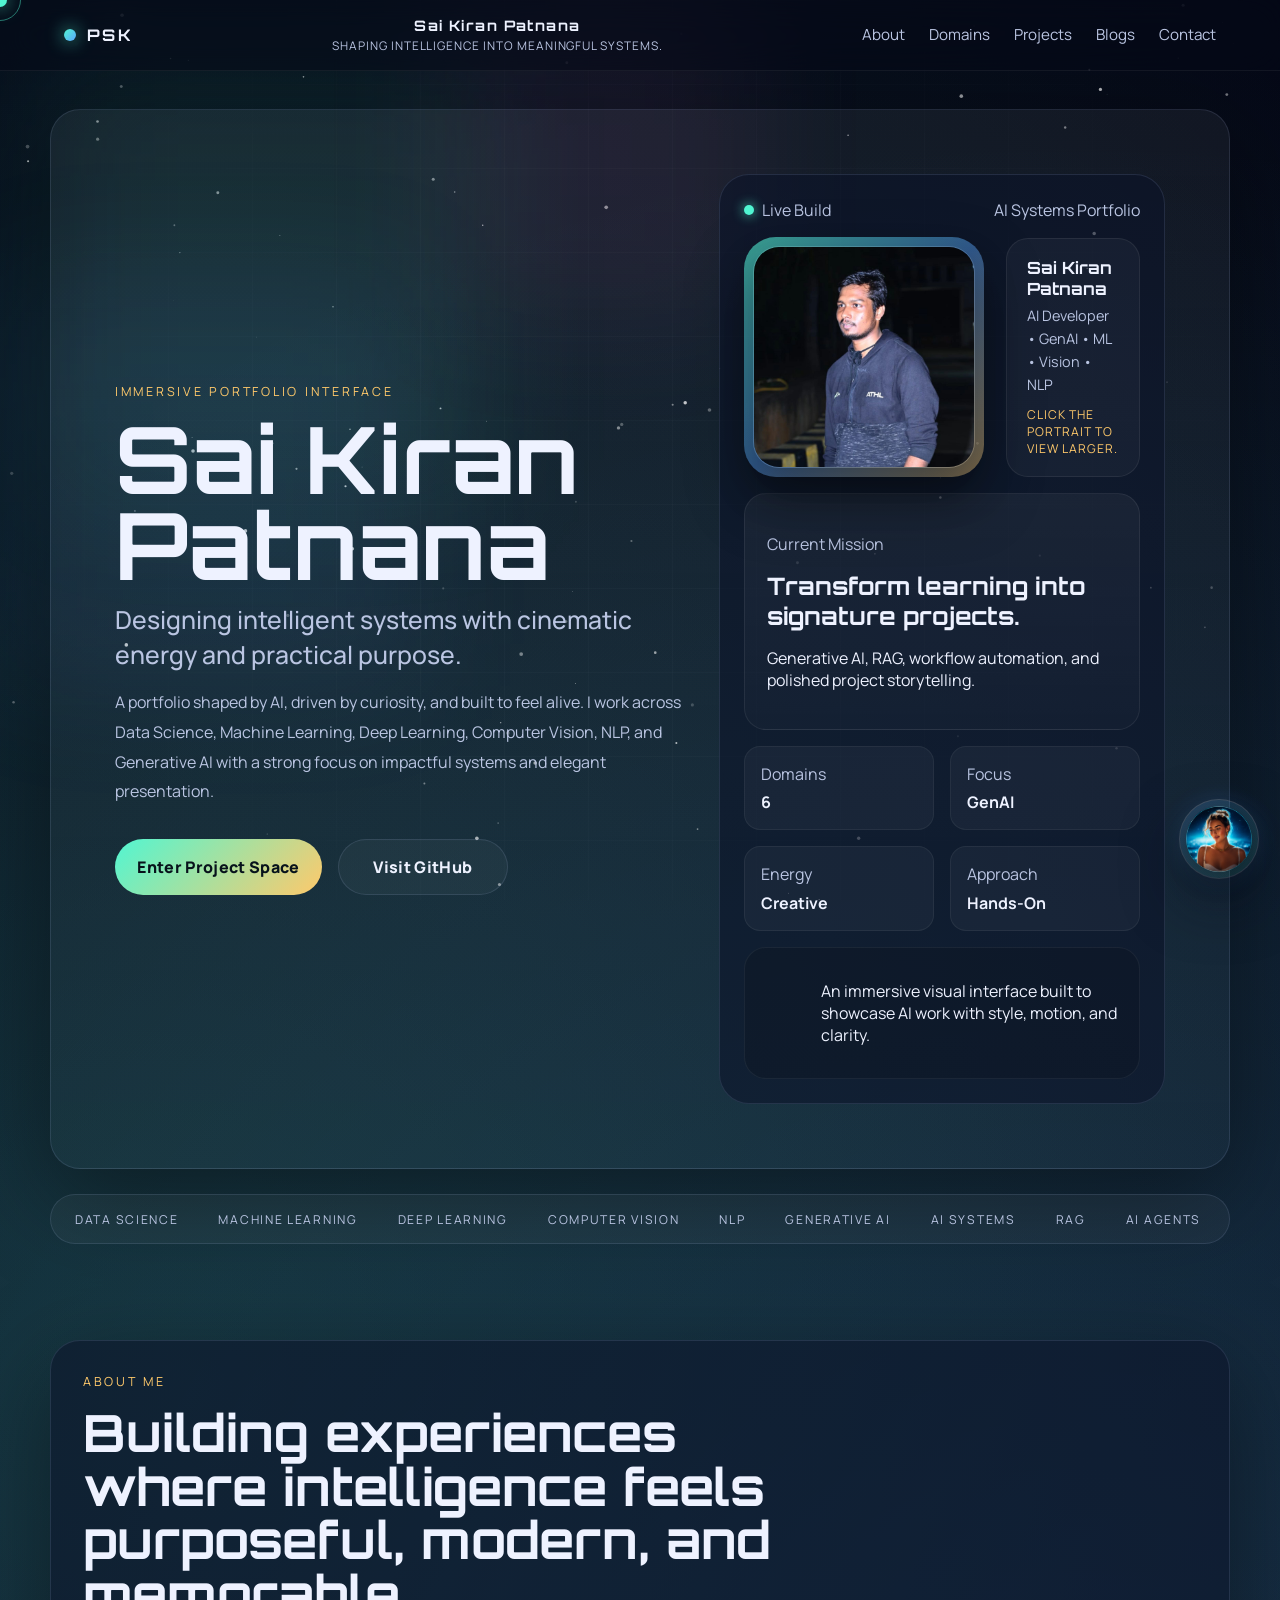
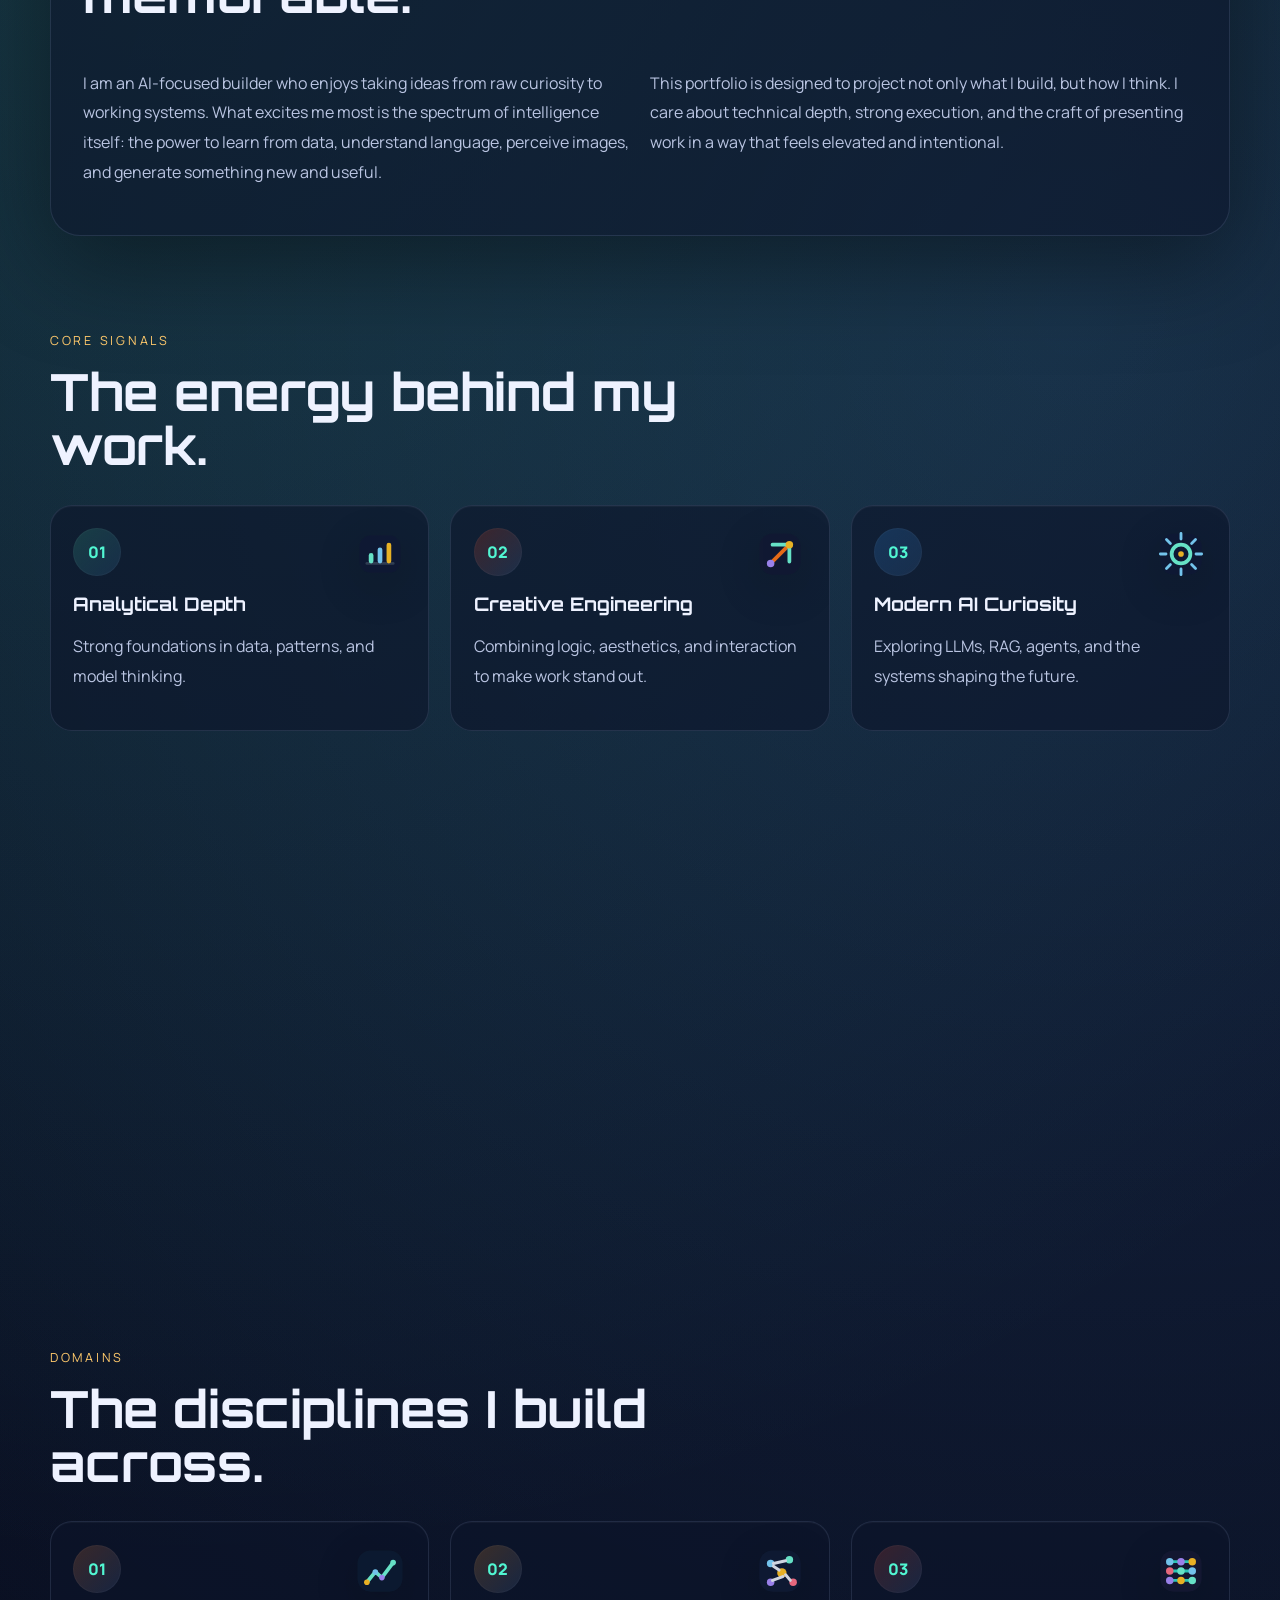
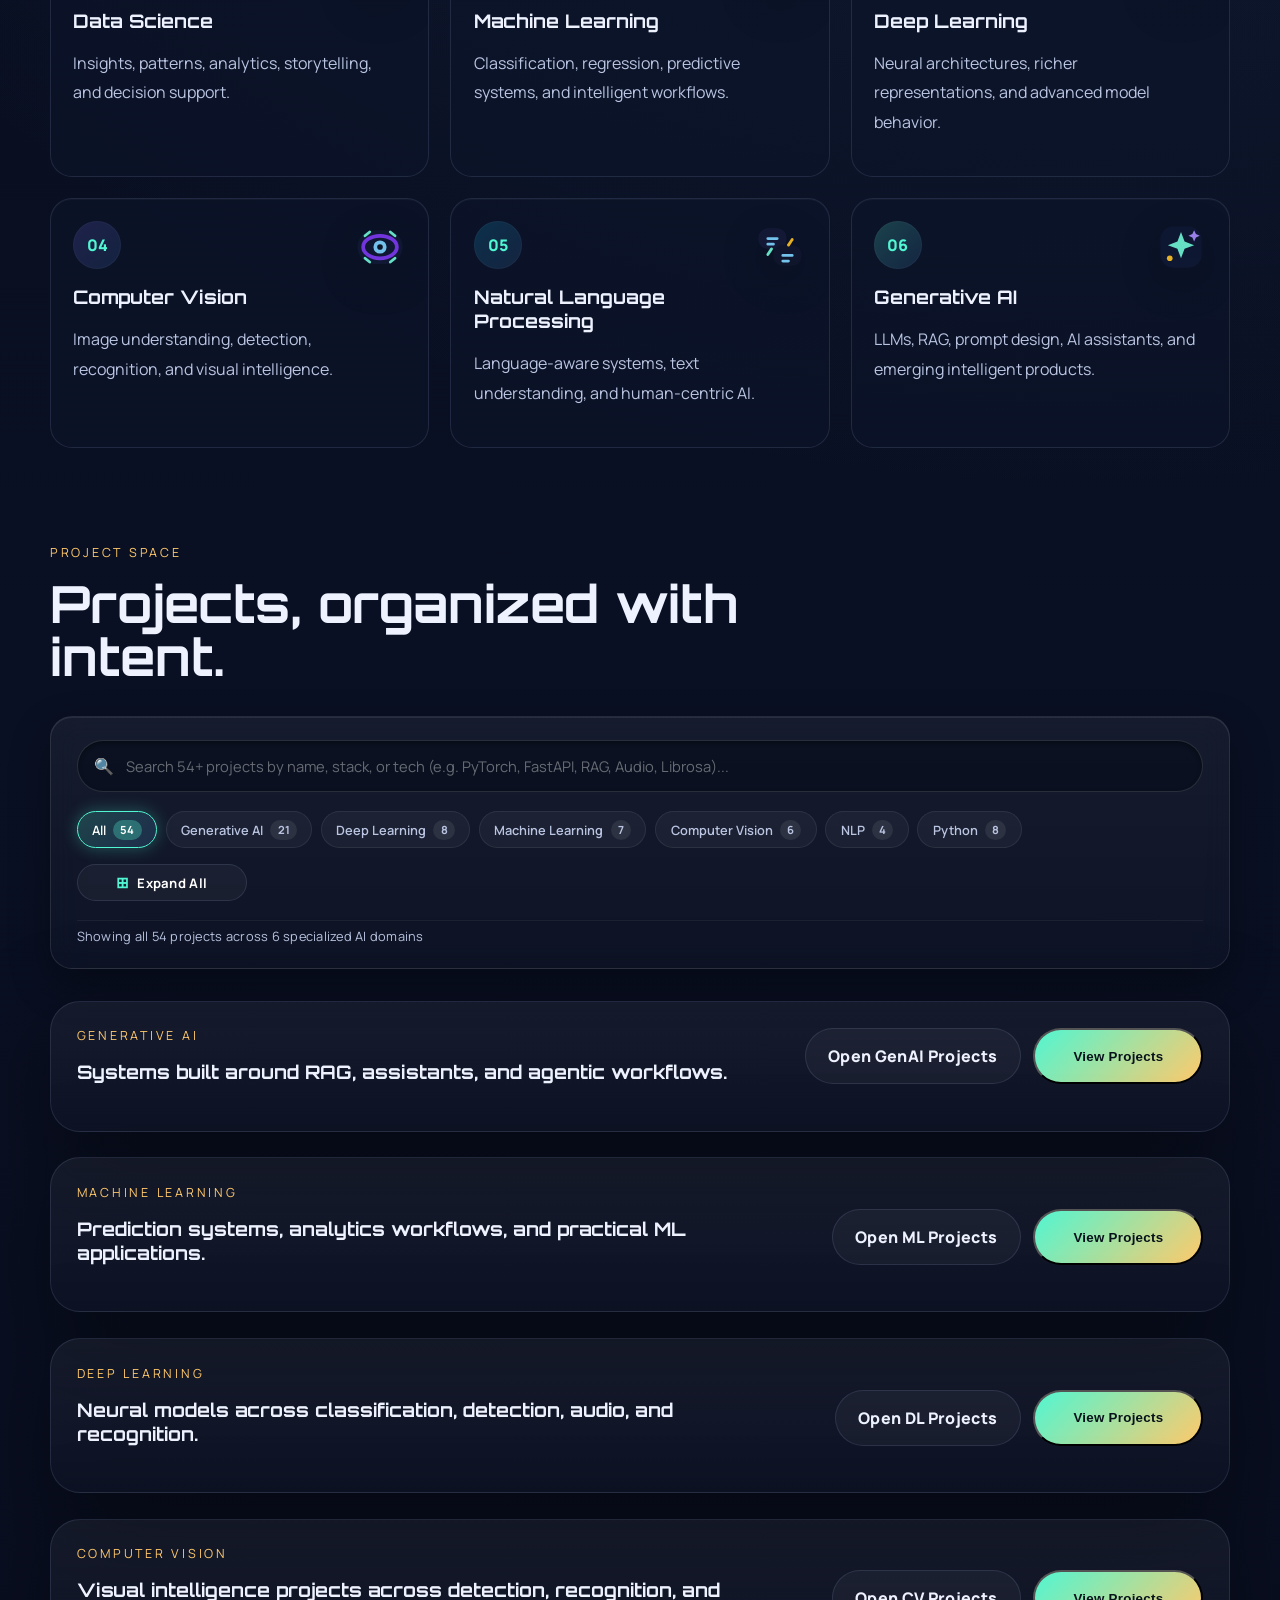
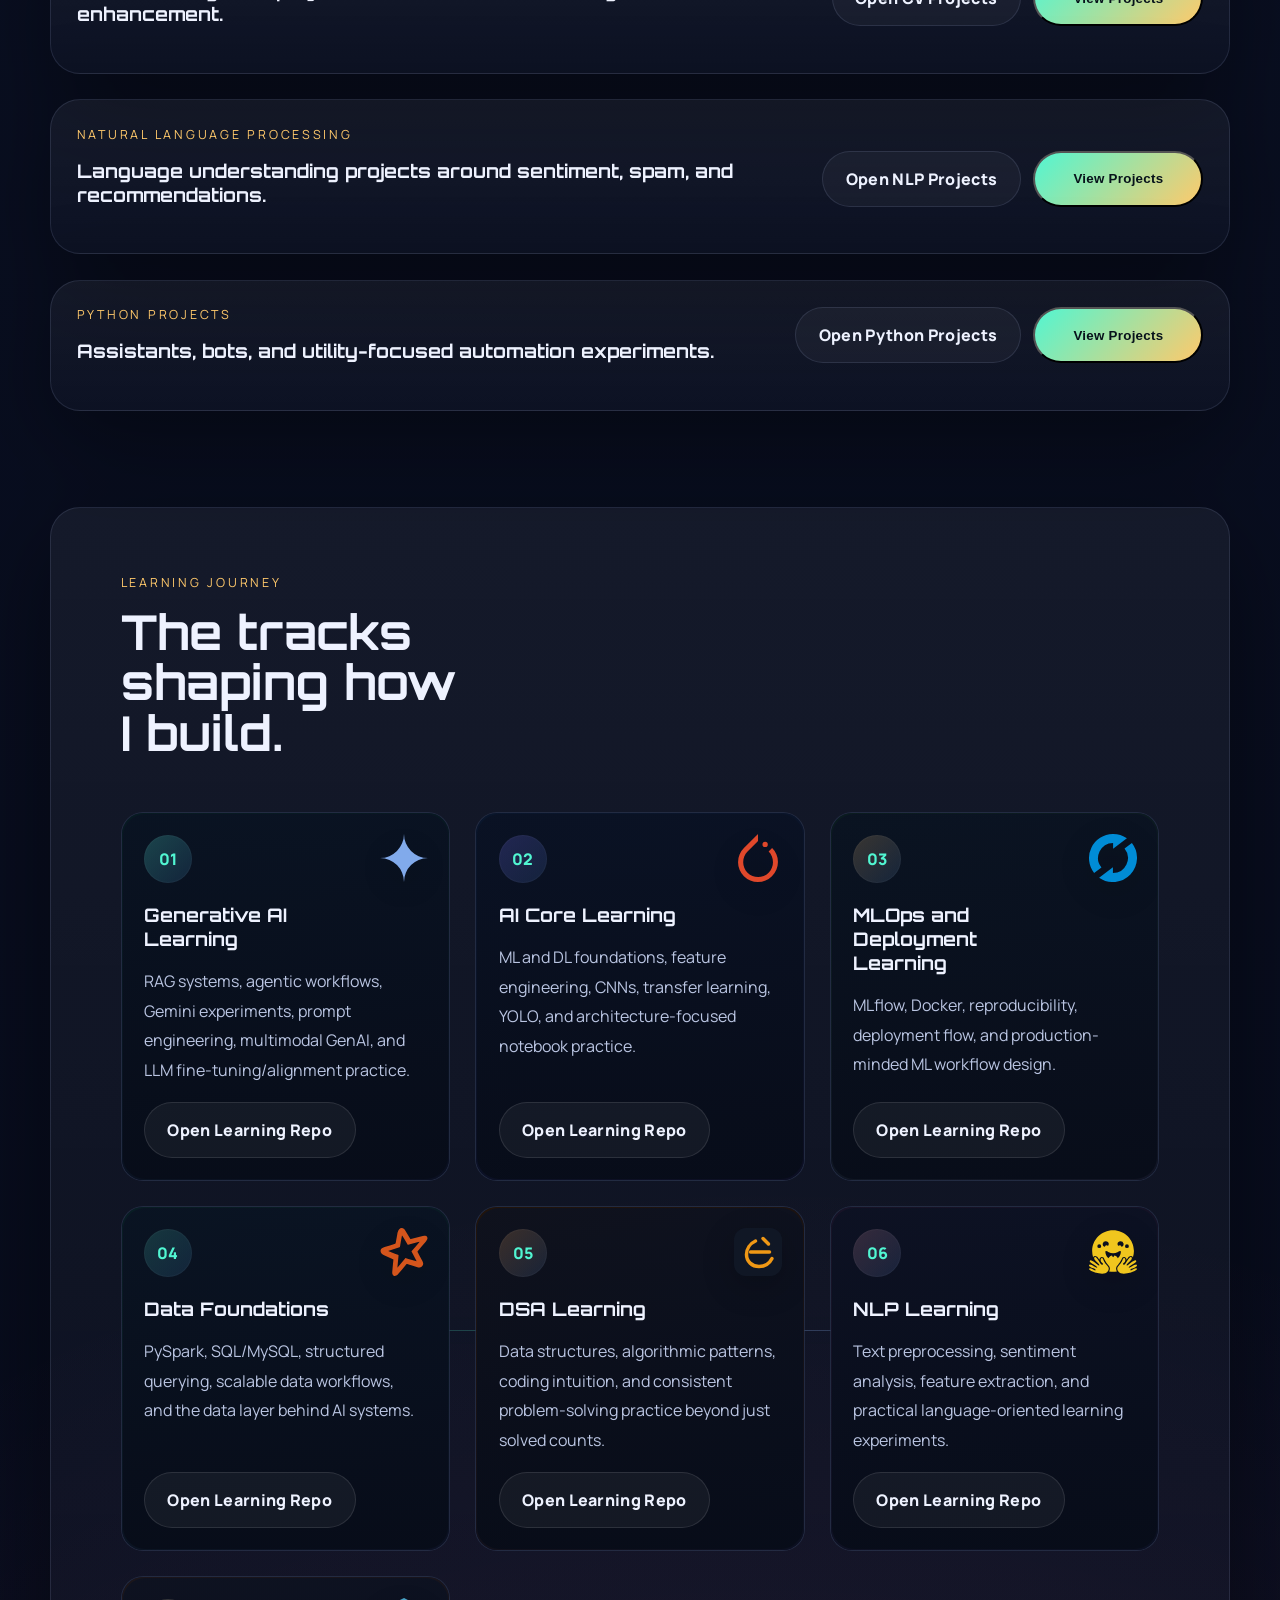
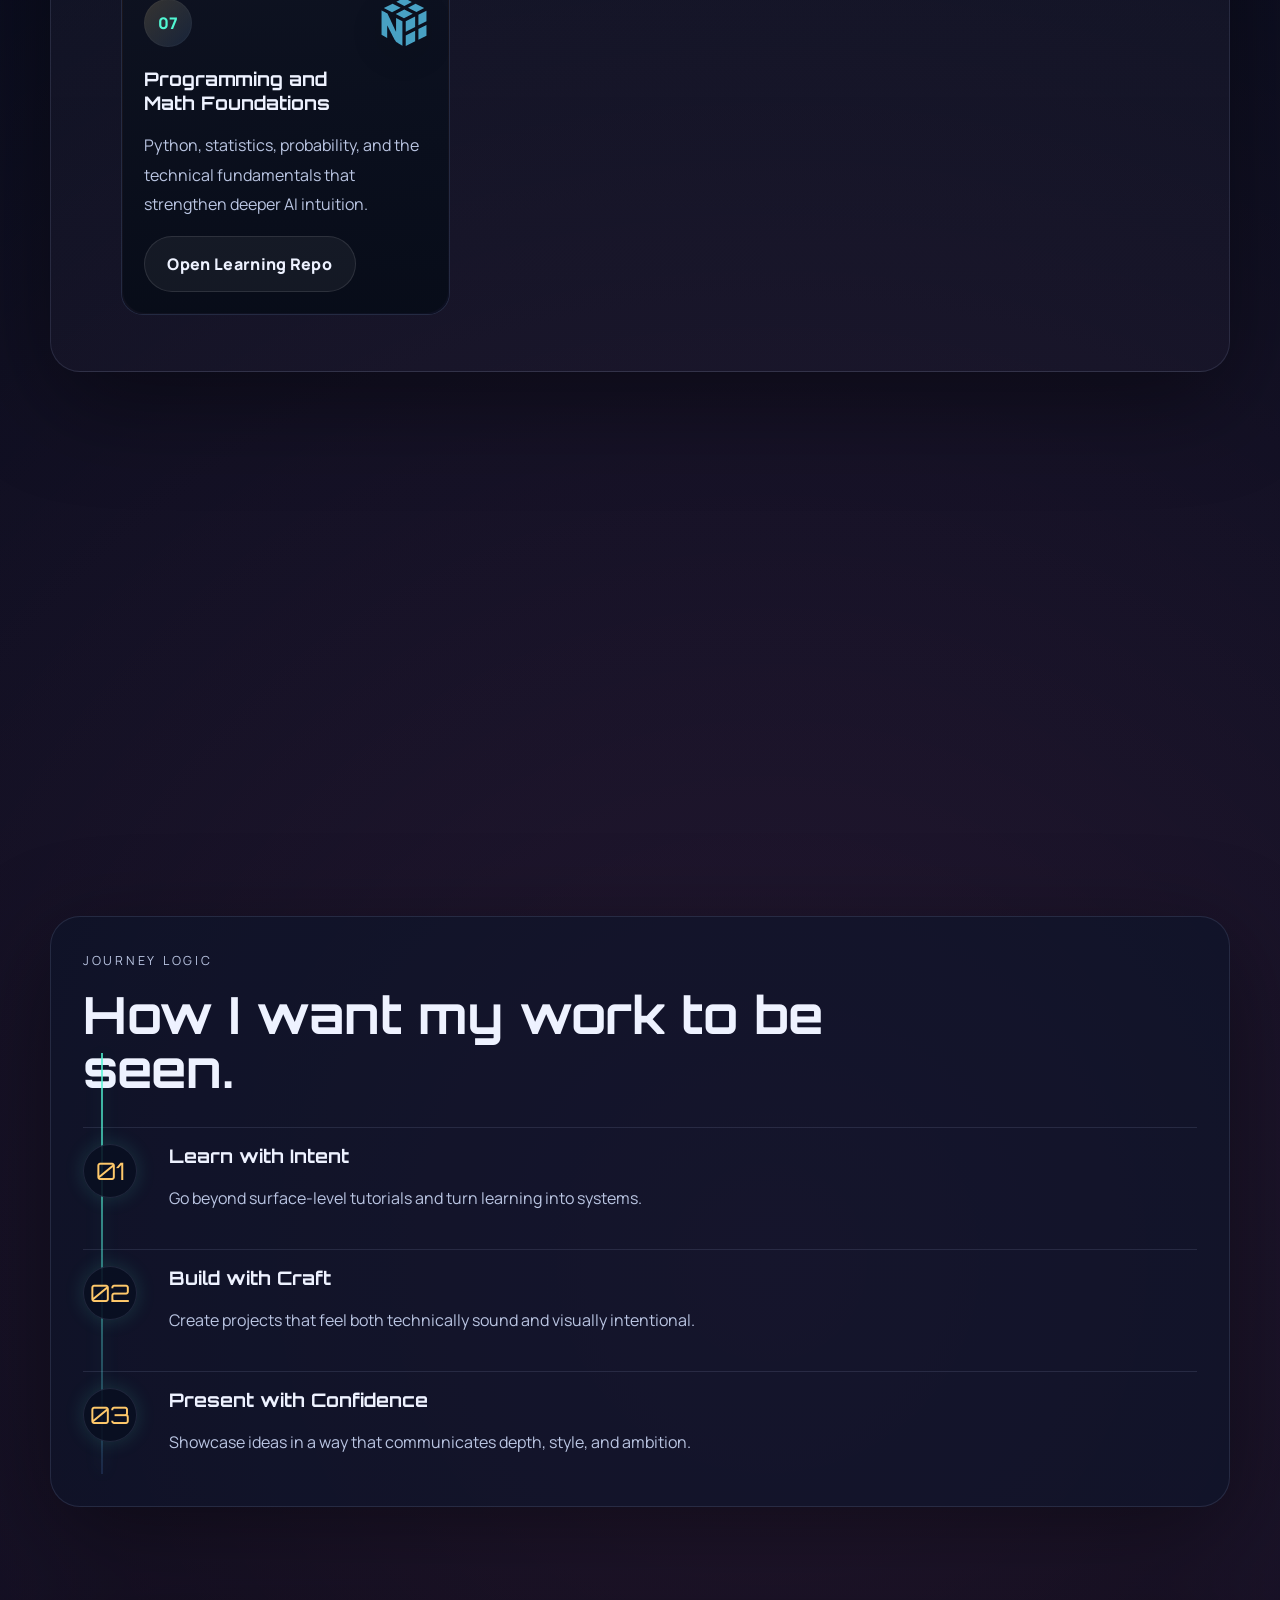
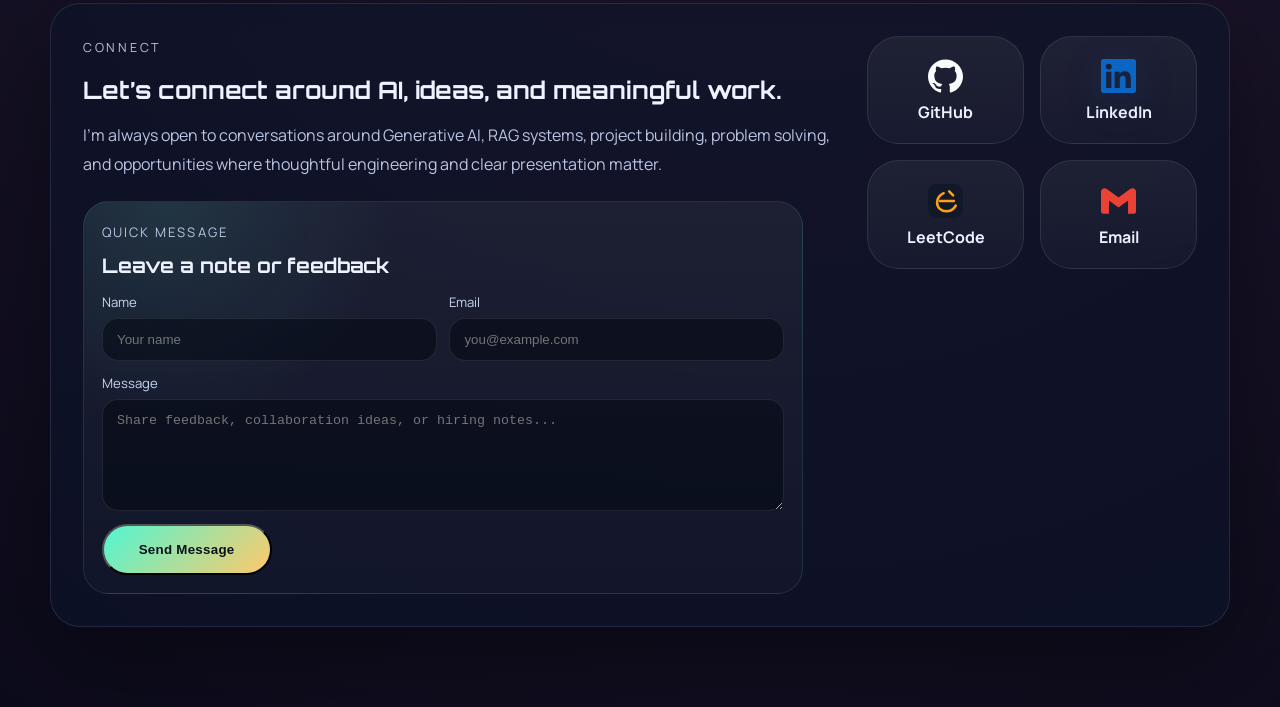
<file: portfolio/index.html>
<!DOCTYPE html>
<html lang="en">
  <head>
    <meta charset="UTF-8" />
    <meta name="viewport" content="width=device-width, initial-scale=1.0" />
    <title>Sai Kiran Patnana | AI Portfolio</title>
    <meta
      name="description"
      content="An immersive AI portfolio by Sai Kiran Patnana spanning Data Science, ML, DL, CV, NLP, and Generative AI."
    />
    <link rel="icon" type="image/svg+xml" href="./favicon.svg?v=31" />
    <link rel="preconnect" href="https://fonts.googleapis.com" />
    <link rel="preconnect" href="https://fonts.gstatic.com" crossorigin />
    <link
      href="https://fonts.googleapis.com/css2?family=Manrope:wght@400;500;700;800&family=Orbitron:wght@600;700;800&display=swap"
      rel="stylesheet"
    />
    <link rel="stylesheet" href="./styles.css?v=34" />
  </head>
  <body>
    <div class="loader" id="loader" aria-hidden="true">
      <div class="loader-core">
        <div class="loader-rings">
          <span></span>
          <span></span>
          <span></span>
        </div>
        <p class="loader-label">Initializing Portfolio Experience</p>
        <div class="loader-bar">
          <span id="loader-progress"></span>
        </div>
      </div>
    </div>

    <div class="noise"></div>
    <div class="orb orb-a"></div>
    <div class="orb orb-b"></div>
    <div class="orb orb-c"></div>
    <canvas id="starfield" aria-hidden="true"></canvas>
    <div class="cursor-dot" aria-hidden="true"></div>
    <div class="cursor-ring" aria-hidden="true"></div>
    <div class="touch-effects" id="touch-effects" aria-hidden="true"></div>

    <header class="site-header">
      <a class="brand" href="#top">
        <span class="brand-mark"></span>
        <span>PSK</span>
      </a>
      <div class="header-center">
        <strong>Sai Kiran Patnana</strong>
        <span>Shaping intelligence into meaningful systems.</span>
      </div>
      <nav class="nav">
        <a href="#about">About</a>
        <a href="#domains">Domains</a>
        <a href="#projects">Projects</a>
        <a href="./blogs.html">Blogs</a>
        <a href="#contact">Contact</a>
      </nav>
    </header>

    <main id="top">
      <section class="hero panel">
        <div class="hero-copy reveal">
          <p class="eyebrow">Immersive Portfolio Interface</p>
          <h1>
            Sai Kiran Patnana
            <span>Designing intelligent systems with cinematic energy and practical purpose.</span>
          </h1>
          <p class="lead">
            A portfolio shaped by AI, driven by curiosity, and built to feel alive. I work
            across Data Science, Machine Learning, Deep Learning, Computer Vision, NLP, and
            Generative AI with a strong focus on impactful systems and elegant presentation.
          </p>
          <div class="hero-actions">
            <a class="button primary interactive" href="#projects">Enter Project Space</a>
            <a
              class="button secondary interactive"
              href="https://github.com/SAIKIRANPATNANA"
              target="_blank"
              rel="noreferrer"
            >
              Visit GitHub
            </a>
          </div>
        </div>

        <div class="hero-panel reveal tilt-card">
          <div class="panel-topline">
            <span class="status-live">Live Build</span>
            <span class="muted">AI Systems Portfolio</span>
          </div>
          <div class="profile-showcase">
            <button class="profile-photo-frame interactive" id="profile-photo-trigger" type="button" aria-label="Open profile photo">
              <img src="./myprofilephoto.jpeg" alt="Portrait of Sai Kiran Patnana" class="profile-photo" />
            </button>
            <div class="profile-badge">
              <strong>Sai Kiran Patnana</strong>
              <span>AI Developer • GenAI • ML • Vision • NLP</span>
              <small>Click the portrait to view larger.</small>
            </div>
          </div>
          <div class="mission-card">
            <p class="mission-label">Current Mission</p>
            <h2>Transform learning into signature projects.</h2>
            <p>
              Generative AI, RAG, workflow automation, and polished project storytelling.
            </p>
          </div>
          <div class="metric-grid">
            <article>
              <span>Domains</span>
              <strong>6</strong>
            </article>
            <article>
              <span>Focus</span>
              <strong>GenAI</strong>
            </article>
            <article>
              <span>Energy</span>
              <strong>Creative</strong>
            </article>
            <article>
              <span>Approach</span>
              <strong>Hands-On</strong>
            </article>
          </div>
          <div class="ambient-panel">
            <div class="eq">
              <span></span>
              <span></span>
              <span></span>
              <span></span>
              <span></span>
            </div>
            <p>An immersive visual interface built to showcase AI work with style, motion, and clarity.</p>
          </div>
        </div>
      </section>

      <section class="signal-strip reveal">
        <div class="signal-track">
          <span>Data Science</span>
          <span>Machine Learning</span>
          <span>Deep Learning</span>
          <span>Computer Vision</span>
          <span>NLP</span>
          <span>Generative AI</span>
          <span>AI Systems</span>
          <span>RAG</span>
          <span>AI Agents</span>
        </div>
      </section>

      <section id="about" class="section about panel reveal">
        <div class="section-heading">
          <p class="eyebrow">About Me</p>
          <h2>Building experiences where intelligence feels purposeful, modern, and memorable.</h2>
        </div>
        <div class="about-grid">
          <p>
            I am an AI-focused builder who enjoys taking ideas from raw curiosity to working
            systems. What excites me most is the spectrum of intelligence itself: the power
            to learn from data, understand language, perceive images, and generate something
            new and useful.
          </p>
          <p>
            This portfolio is designed to project not only what I build, but how I think. I
            care about technical depth, strong execution, and the craft of presenting work in
            a way that feels elevated and intentional.
          </p>
        </div>
      </section>

      <section class="section">
        <div class="section-heading reveal">
          <p class="eyebrow">Core Signals</p>
          <h2>The energy behind my work.</h2>
        </div>
        <div class="signal-grid">
          <article class="signal-card signal-card-analytical reveal tilt-card">
            <span>01</span>
            <div class="signal-visual"><img src="./assets/signals/analytical-depth.svg" alt="Analytical depth icon" /></div>
            <h3>Analytical Depth</h3>
            <p>Strong foundations in data, patterns, and model thinking.</p>
          </article>
          <article class="signal-card signal-card-creative reveal tilt-card">
            <span>02</span>
            <div class="signal-visual"><img src="./assets/signals/creative-engineering.svg" alt="Creative engineering icon" /></div>
            <h3>Creative Engineering</h3>
            <p>Combining logic, aesthetics, and interaction to make work stand out.</p>
          </article>
          <article class="signal-card signal-card-modern reveal tilt-card">
            <span>03</span>
            <div class="signal-visual"><img src="./assets/signals/modern-ai-curiosity.svg" alt="Modern AI curiosity icon" /></div>
            <h3>Modern AI Curiosity</h3>
            <p>Exploring LLMs, RAG, agents, and the systems shaping the future.</p>
          </article>
        </div>
      </section>

      <section class="section dsa-spotlight panel reveal" id="problem-solving">
        <div class="dsa-copy">
          <p class="eyebrow">Problem Solving</p>
          <h2>Algorithmic thinking, sharpened through 700+ LeetCode solves.</h2>
          <p>
            I’m very comfortable with DSA and pattern-based problem solving. Solving 700+ LeetCode
            problems has helped me build speed, clarity, and strong instincts in arrays, graphs,
            trees, dynamic programming, and optimization-heavy reasoning.
          </p>
          <div class="dsa-chip-row">
            <span>Arrays</span>
            <span>Graphs</span>
            <span>DP</span>
            <span>Trees</span>
            <span>Greedy</span>
          </div>
          <div class="hero-actions dsa-actions">
            <a class="button primary interactive" href="https://leetcode.com/u/saikiranpatnana5143/" target="_blank" rel="noreferrer">View LeetCode</a>
            <a class="button secondary interactive" href="https://github.com/SAIKIRANPATNANA/DSA_LEARNING" target="_blank" rel="noreferrer">Open DSA Learning</a>
          </div>
        </div>
        <div class="dsa-panel tilt-card">
          <div class="panel-topline">
            <span class="status-live">DSA Signal</span>
            <span class="muted">Consistency • Precision • Patterns</span>
          </div>
          <div class="dsa-visual">
            <img src="./assets/contact/leetcode.svg" alt="LeetCode icon" />
          </div>
          <div class="dsa-metrics">
            <article>
              <span>Problems Solved</span>
              <strong>700+</strong>
            </article>
            <article>
              <span>Core Strength</span>
              <strong>Patterns</strong>
            </article>
            <article>
              <span>Mindset</span>
              <strong>Iterative</strong>
            </article>
          </div>
        </div>
      </section>

      <section id="domains" class="section">
        <div class="section-heading reveal">
          <p class="eyebrow">Domains</p>
          <h2>The disciplines I build across.</h2>
        </div>
        <div class="domain-grid">
          <article class="domain-card domain-theme-data reveal tilt-card">
            <span class="icon">01</span>
            <div class="domain-visual"><img src="./assets/domains/data-science.svg" alt="Data Science icon" /></div>
            <h3>Data Science</h3>
            <p>Insights, patterns, analytics, storytelling, and decision support.</p>
          </article>
          <article class="domain-card domain-theme-ml reveal tilt-card">
            <span class="icon">02</span>
            <div class="domain-visual"><img src="./assets/domains/machine-learning.svg" alt="Machine Learning icon" /></div>
            <h3>Machine Learning</h3>
            <p>Classification, regression, predictive systems, and intelligent workflows.</p>
          </article>
          <article class="domain-card domain-theme-dl reveal tilt-card">
            <span class="icon">03</span>
            <div class="domain-visual"><img src="./assets/domains/deep-learning.svg" alt="Deep Learning icon" /></div>
            <h3>Deep Learning</h3>
            <p>Neural architectures, richer representations, and advanced model behavior.</p>
          </article>
          <article class="domain-card domain-theme-cv reveal tilt-card">
            <span class="icon">04</span>
            <div class="domain-visual"><img src="./assets/domains/computer-vision.svg" alt="Computer Vision icon" /></div>
            <h3>Computer Vision</h3>
            <p>Image understanding, detection, recognition, and visual intelligence.</p>
          </article>
          <article class="domain-card domain-theme-nlp reveal tilt-card">
            <span class="icon">05</span>
            <div class="domain-visual"><img src="./assets/domains/nlp.svg" alt="Natural Language Processing icon" /></div>
            <h3>Natural Language Processing</h3>
            <p>Language-aware systems, text understanding, and human-centric AI.</p>
          </article>
          <article class="domain-card domain-theme-genai reveal tilt-card">
            <span class="icon">06</span>
            <div class="domain-visual"><img src="./assets/domains/genai.svg" alt="Generative AI icon" /></div>
            <h3>Generative AI</h3>
            <p>LLMs, RAG, prompt design, AI assistants, and emerging intelligent products.</p>
          </article>
        </div>
      </section>

      <section id="projects" class="section">
        <div class="section-heading reveal">
          <p class="eyebrow">Project Space</p>
          <h2>Projects, organized with intent.</h2>
        </div>

        
        <div class="project-controls reveal" id="project-controls">
          <div class="project-search-bar">
            <span class="search-icon" aria-hidden="true">🔍</span>
            <input
              type="text"
              id="project-search"
              placeholder="Search 54+ projects by name, stack, or tech (e.g. PyTorch, FastAPI, RAG, Audio, Librosa)..."
              autocomplete="off"
            />
            <button type="button" id="search-clear" class="search-clear interactive" aria-label="Clear search" style="display: none;">&times;</button>
          </div>

          <div class="project-filter-bar">
            <div class="domain-filter-strip" id="domain-filters" role="tablist" aria-label="Domain filters">
              <button type="button" class="filter-pill active interactive" data-filter="all">All <span class="filter-count">54</span></button>
              <button type="button" class="filter-pill interactive" data-filter="Generative AI">Generative AI <span class="filter-count">21</span></button>
              <button type="button" class="filter-pill interactive" data-filter="Deep Learning">Deep Learning <span class="filter-count">8</span></button>
              <button type="button" class="filter-pill interactive" data-filter="Machine Learning">Machine Learning <span class="filter-count">7</span></button>
              <button type="button" class="filter-pill interactive" data-filter="Computer Vision">Computer Vision <span class="filter-count">6</span></button>
              <button type="button" class="filter-pill interactive" data-filter="Natural Language Processing">NLP <span class="filter-count">4</span></button>
              <button type="button" class="filter-pill interactive" data-filter="Python Utilities">Python <span class="filter-count">8</span></button>
            </div>

            <div class="project-view-actions">
              <button type="button" id="expand-collapse-all" class="button secondary interactive expand-toggle-btn" aria-expanded="false">
                <span class="toggle-icon">⊞</span> <span class="toggle-text">Expand All</span>
              </button>
            </div>
          </div>

          <div class="search-status-bar" id="search-status" aria-live="polite">
            Showing all 54 projects across 6 specialized AI domains
          </div>
        </div>

        <div class="project-space">
          <section class="project-domain-section panel reveal">
            <div class="project-section-head">
              <div>
                <p class="eyebrow">Generative AI</p>
                <h3>Systems built around RAG, assistants, and agentic workflows.</h3>
              </div>
              <div class="project-section-actions">
                <a class="button secondary interactive" href="https://github.com/SAIKIRANPATNANA/GENAI_PROJECTS" target="_blank" rel="noreferrer">Open GenAI Projects</a>
                <button class="button primary interactive project-toggle" type="button" aria-expanded="false">View Projects</button>
              </div>
            </div>
            <div class="project-grid project-grid-dense">
              <article class="project-card reveal tilt-card interactive" data-title="AI News Generation" data-domain="Generative AI" data-stack="Agents, Content Generation, AI News Workflows" data-status="Active Project" data-link="https://github.com/SAIKIRANPATNANA/GENAI_PROJECTS/tree/main/ainews-generation-agenticai" data-link-label="Open GitHub Project" data-highlights="AI-focused news drafting, trend summarization, and agent-style publishing flow exploration." data-image="./assets/projects/ai-news-generation.svg" data-description="A generative AI project focused on AI-news drafting, summarization, and content-oriented agentic workflows.">
                <div class="project-visual"><a href="https://github.com/SAIKIRANPATNANA/GENAI_PROJECTS/tree/main/ainews-generation-agenticai" target="_blank" rel="noreferrer" class="project-direct-link interactive" aria-label="Open GitHub Repository" title="Direct GitHub Repo"><span class="direct-link-icon">↗</span> Code</a><img loading="lazy" decoding="async" src="./assets/projects/ai-news-generation.svg" alt="AI news generation preview" class="project-thumb" /><span>AI News</span><span>Agents</span></div>
                <p class="project-tag">GenAI</p><h3>AI News Generation</h3><p>Agentic workflow for generating AI-focused news and trend summaries.</p>
                <div class="project-stack-row"><span>Agents</span><span>Content</span><span>News AI</span></div>
                <button class="card-link interactive" type="button">Open Details</button>
              </article>
              <article class="project-card reveal tilt-card interactive" data-title="Advanced Prod RAG" data-domain="Generative AI" data-stack="OpenAI, Anthropic, Portkey, Jina AI, Qdrant, Prometheus, Neon, Upstash" data-status="Production RAG Build" data-link="https://github.com/SAIKIRANPATNANA/GENAI_PROJECTS/tree/main/advanced_prod_rag" data-link-label="Open GitHub Project" data-highlights="Production-ready enterprise RAG with OpenAI/Anthropic provider routing through Portkey, Jina embeddings and reranking, Qdrant retrieval, Prometheus metrics, bearer auth, Redis-backed rate limiting, Neon/Upstash integrations, tests, and AWS deployment scripts." data-image="./assets/projects/advanced-prod-rag.svg" data-description="A hardened production RAG system extending agentic retrieval with auth, rate limits, observability, health checks, Jina retrieval quality, eval automation, and deployment planning.">
                <div class="project-visual"><a href="https://github.com/SAIKIRANPATNANA/GENAI_PROJECTS/tree/main/advanced_prod_rag" target="_blank" rel="noreferrer" class="project-direct-link interactive" aria-label="Open GitHub Repository" title="Direct GitHub Repo"><span class="direct-link-icon">↗</span> Code</a><img loading="lazy" decoding="async" src="./assets/projects/advanced-prod-rag.svg" alt="Advanced Prod RAG preview" class="project-thumb" /><span>Prod</span><span>RAG</span></div>
                <p class="project-tag">GenAI</p><h3>Advanced Prod RAG</h3><p>Production RAG with gateway routing, auth, metrics, Jina reranking, and deployment tooling.</p>
                <div class="project-stack-row"><span>Portkey</span><span>Jina</span><span>Metrics</span></div>
                <button class="card-link interactive" type="button">Open Details</button>
              </article>
              <article class="project-card reveal tilt-card interactive" data-title="Loop Engineering Demo" data-domain="Generative AI" data-stack="TestSprite, JavaScript, Agentic Debugging, Vercel" data-status="Loop Engineering Demo" data-link="https://github.com/SAIKIRANPATNANA/GENAI_PROJECTS/tree/main/loop_engineering_demo" data-link-label="Open GitHub Project" data-highlights="A closed-loop engineering demo around a checkout bug: build the app, verify it live, inspect TestSprite failure artifacts, fix the regression, deploy, and rerun the test plan." data-image="./assets/projects/loop-engineering.svg" data-description="A practical demo of agentic software engineering loops using TestSprite evidence, frontend validation, and deployment feedback to move from failing behavior to verified fix.">
                <div class="project-visual"><a href="https://github.com/SAIKIRANPATNANA/GENAI_PROJECTS/tree/main/loop_engineering_demo" target="_blank" rel="noreferrer" class="project-direct-link interactive" aria-label="Open GitHub Repository" title="Direct GitHub Repo"><span class="direct-link-icon">↗</span> Code</a><img loading="lazy" decoding="async" src="./assets/projects/loop-engineering.svg" alt="Loop Engineering Demo preview" class="project-thumb" /><span>Test</span><span>Fix</span></div>
                <p class="project-tag">GenAI</p><h3>Loop Engineering Demo</h3><p>TestSprite closed-loop debugging demo from failure evidence to verified fix.</p>
                <div class="project-stack-row"><span>TestSprite</span><span>JS</span><span>Vercel</span></div>
                <button class="card-link interactive" type="button">Open Details</button>
              </article>
              <article class="project-card reveal tilt-card interactive" data-title="Harness Engineering Demo" data-domain="Generative AI" data-stack="LangGraph, Groq, FastAPI, Multi-Agent Routing" data-status="Agent Harness Demo" data-link="https://github.com/SAIKIRANPATNANA/GENAI_PROJECTS/tree/main/harness_engineering_demo" data-link-label="Open GitHub Project" data-highlights="A multi-agent customer-support harness with a deterministic safety guardrail, router node, technical/billing/general specialist agents, and a reviewer agent that improves the final response." data-image="./assets/projects/harness-engineering.svg" data-description="A compact production-pattern demo for agent orchestration: route the request, call the right specialist, review the answer, and return traceable support output through a FastAPI interface.">
                <div class="project-visual"><a href="https://github.com/SAIKIRANPATNANA/GENAI_PROJECTS/tree/main/harness_engineering_demo" target="_blank" rel="noreferrer" class="project-direct-link interactive" aria-label="Open GitHub Repository" title="Direct GitHub Repo"><span class="direct-link-icon">↗</span> Code</a><img loading="lazy" decoding="async" src="./assets/projects/harness-engineering.svg" alt="Harness Engineering Demo preview" class="project-thumb" /><span>Route</span><span>Review</span></div>
                <p class="project-tag">GenAI</p><h3>Harness Engineering Demo</h3><p>LangGraph multi-agent support harness with routing, guardrails, and review.</p>
                <div class="project-stack-row"><span>LangGraph</span><span>Groq</span><span>FastAPI</span></div>
                <button class="card-link interactive" type="button">Open Details</button>
              </article>
              <article class="project-card reveal tilt-card interactive" data-title="Google OKF RAG" data-domain="Generative AI" data-stack="Google OKF, LangGraph, FAISS, Jina, Groq, Openevals" data-status="Knowledge Format RAG" data-link="https://github.com/SAIKIRANPATNANA/GENAI_PROJECTS/tree/main/google_okf" data-link-label="Open GitHub Project" data-highlights="A Google Open Knowledge Format demo comparing Basic RAG, OKF graph retrieval, and Hybrid RAG across multi-hop curriculum questions, with LLM-as-judge evaluation and LangSmith experiment tracking." data-image="./assets/projects/google-okf.svg" data-description="A retrieval-quality project showing where concept-graph knowledge organization can beat plain vector search, especially when answers require chaining facts across multiple documents.">
                <div class="project-visual"><a href="https://github.com/SAIKIRANPATNANA/GENAI_PROJECTS/tree/main/google_okf" target="_blank" rel="noreferrer" class="project-direct-link interactive" aria-label="Open GitHub Repository" title="Direct GitHub Repo"><span class="direct-link-icon">↗</span> Code</a><img loading="lazy" decoding="async" src="./assets/projects/google-okf.svg" alt="Google OKF RAG preview" class="project-thumb" /><span>OKF</span><span>RAG</span></div>
                <p class="project-tag">GenAI</p><h3>Google OKF RAG</h3><p>Basic RAG vs OKF graph retrieval vs Hybrid RAG with evaluated results.</p>
                <div class="project-stack-row"><span>OKF</span><span>LangGraph</span><span>Jina</span></div>
                <button class="card-link interactive" type="button">Open Details</button>
              </article>
              <article class="project-card reveal tilt-card interactive" data-title="AI Guardrails" data-domain="Generative AI" data-stack="NeMo Guardrails, Colang, LLM Safety, FastEmbed" data-status="Safety Build" data-link="https://github.com/SAIKIRANPATNANA/GENAI_PROJECTS/tree/main/ai_guardrails" data-link-label="Open GitHub Project" data-highlights="A practical guardrails project covering input rails, dialog rails, output rails, Colang flows, semantic intent matching, and safer LLM behavior." data-image="./assets/projects/ai-guardrails.svg" data-description="A GenAI safety project that explores how guardrails sit around an LLM to block unsafe prompts, keep conversations on-topic, and enforce response policies.">
                <div class="project-visual"><a href="https://github.com/SAIKIRANPATNANA/GENAI_PROJECTS/tree/main/ai_guardrails" target="_blank" rel="noreferrer" class="project-direct-link interactive" aria-label="Open GitHub Repository" title="Direct GitHub Repo"><span class="direct-link-icon">↗</span> Code</a><img loading="lazy" decoding="async" src="./assets/projects/ai-guardrails.svg" alt="AI Guardrails preview" class="project-thumb" /><span>Safety</span><span>Rails</span></div>
                <p class="project-tag">GenAI</p><h3>AI Guardrails</h3><p>LLM safety and control workflows with NeMo Guardrails.</p>
                <div class="project-stack-row"><span>NeMo</span><span>Colang</span><span>Safety</span></div>
                <button class="card-link interactive" type="button">Open Details</button>
              </article>
              <article class="project-card reveal tilt-card interactive" data-title="Agentic Memory" data-domain="Generative AI" data-stack="Streamlit, Groq, LangChain, FAISS, FastEmbed, Memory Routing" data-status="Memory Systems Lab" data-link="https://github.com/SAIKIRANPATNANA/GENAI_PROJECTS/tree/main/agentic_memory" data-link-label="Open GitHub Project" data-highlights="AI Memory Lab demonstrating short-term and long-term LLM memory techniques: no memory, buffer, sliding window, summary, token buffer, vector store, entity memory, episodic/semantic/procedural memory, self-reflection, routing, cost tracking, and architecture diagrams." data-image="./assets/projects/agentic-memory.svg" data-description="A hands-on Streamlit lab for understanding how LLM memory works across conversations, comparing short-term and long-term memory strategies with live Groq calls, FAISS retrieval, fastembed embeddings, cost metrics, and Mermaid diagrams.">
                <div class="project-visual"><a href="https://github.com/SAIKIRANPATNANA/GENAI_PROJECTS/tree/main/agentic_memory" target="_blank" rel="noreferrer" class="project-direct-link interactive" aria-label="Open GitHub Repository" title="Direct GitHub Repo"><span class="direct-link-icon">↗</span> Code</a><img loading="lazy" decoding="async" src="./assets/projects/agentic-memory.svg" alt="Agentic Memory preview" class="project-thumb" /><span>Memory</span><span>Agents</span></div>
                <p class="project-tag">GenAI</p><h3>Agentic Memory</h3><p>LLM memory lab covering short-term, long-term, vector, entity, and routing strategies.</p>
                <div class="project-stack-row"><span>Streamlit</span><span>Groq</span><span>FAISS</span></div>
                <button class="card-link interactive" type="button">Open Details</button>
              </article>
              <article class="project-card reveal tilt-card interactive" data-title="ATS Using Gemini" data-domain="Generative AI" data-stack="Python, Streamlit, Gemini Pro Vision" data-status="Active Project" data-link="https://github.com/SAIKIRANPATNANA/GENAI_PROJECTS/tree/main/ats-using-gemini" data-link-label="Open GitHub Project" data-highlights="Resume review, percentage match analysis, and ATS-style evaluation using Gemini Pro Vision." data-image="./assets/projects/ats.svg" data-description="A resume analysis and ATS-style evaluation project built with Streamlit and Gemini Pro Vision.">
                <div class="project-visual"><a href="https://github.com/SAIKIRANPATNANA/GENAI_PROJECTS/tree/main/ats-using-gemini" target="_blank" rel="noreferrer" class="project-direct-link interactive" aria-label="Open GitHub Repository" title="Direct GitHub Repo"><span class="direct-link-icon">↗</span> Code</a><img loading="lazy" decoding="async" src="./assets/projects/ats.svg" alt="ATS Using Gemini preview" class="project-thumb" /><span>ATS</span><span>Gemini</span></div>
                <p class="project-tag">GenAI</p><h3>ATS Using Gemini</h3><p>Resume analysis and ATS-style matching powered by Gemini Pro Vision.</p>
                <div class="project-stack-row"><span>Streamlit</span><span>Gemini</span><span>Resume AI</span></div>
                <button class="card-link interactive" type="button">Open Details</button>
              </article>
              <article class="project-card reveal tilt-card interactive" data-title="Blood Report Parsing IISc" data-domain="Generative AI" data-stack="Python, LangChain, OCR, Healthcare AI" data-status="OpenHack Project" data-link="https://github.com/SAIKIRANPATNANA/GENAI_PROJECTS/tree/main/blood-report-parsing-iisc" data-link-label="Open GitHub Project" data-highlights="AI-assisted blood report parsing, structured extraction, abnormality detection, and healthcare-oriented insight generation built during IISc OpenHack." data-image="./assets/projects/blood-report-parser.svg" data-description="A healthcare-oriented GenAI project focused on parsing blood reports, extracting structured medical data, and surfacing abnormality insights.">
                <div class="project-visual"><a href="https://github.com/SAIKIRANPATNANA/GENAI_PROJECTS/tree/main/blood-report-parsing-iisc" target="_blank" rel="noreferrer" class="project-direct-link interactive" aria-label="Open GitHub Repository" title="Direct GitHub Repo"><span class="direct-link-icon">↗</span> Code</a><img loading="lazy" decoding="async" src="./assets/projects/blood-report-parser.svg" alt="Blood report parser preview" class="project-thumb" /><span>Healthcare</span><span>Parsing</span></div>
                <p class="project-tag">GenAI</p><h3>Blood Report Parsing IISc</h3><p>Healthcare-focused blood report parsing and abnormality insight workflow.</p>
                <div class="project-stack-row"><span>OCR</span><span>LangChain</span><span>Health AI</span></div>
                <button class="card-link interactive" type="button">Open Details</button>
              </article>
              <article class="project-card reveal tilt-card interactive" data-title="Blog Generation" data-domain="Generative AI" data-stack="LLMs, Content Generation, Writing Workflows" data-status="Active Project" data-link="https://github.com/SAIKIRANPATNANA/GENAI_PROJECTS/tree/main/blog-generation-agenticai" data-link-label="Open GitHub Project" data-highlights="Long-form blog drafting, content shaping, and structured writing workflow experimentation." data-image="./assets/projects/blog-generation.svg" data-description="A generative AI project built around AI-assisted blog drafting, writing structure, and content generation flow design.">
                <div class="project-visual"><a href="https://github.com/SAIKIRANPATNANA/GENAI_PROJECTS/tree/main/blog-generation-agenticai" target="_blank" rel="noreferrer" class="project-direct-link interactive" aria-label="Open GitHub Repository" title="Direct GitHub Repo"><span class="direct-link-icon">↗</span> Code</a><img loading="lazy" decoding="async" src="./assets/projects/blog-generation.svg" alt="Blog generation preview" class="project-thumb" /><span>Blogs</span><span>Writing AI</span></div>
                <p class="project-tag">GenAI</p><h3>Blog Generation</h3><p>AI-assisted blog drafting and long-form content generation workflow.</p>
                <div class="project-stack-row"><span>LLMs</span><span>Writing</span><span>Content AI</span></div>
                <button class="card-link interactive" type="button">Open Details</button>
              </article>
              <article class="project-card reveal tilt-card interactive" data-title="Calorie Calc Using GPV" data-domain="Generative AI" data-stack="Python, Vision Prompting, Multimodal Concepts" data-status="Active Project" data-link="https://github.com/SAIKIRANPATNANA/GENAI_PROJECTS/tree/main/calorie-calc-using-gpv" data-link-label="Open GitHub Project" data-highlights="Food-image understanding and calorie estimation with prompt-driven AI interaction." data-image="./assets/projects/calorie-calc.svg" data-description="A multimodal-style concept project for estimating calories from food imagery using AI prompting ideas.">
                <div class="project-visual"><a href="https://github.com/SAIKIRANPATNANA/GENAI_PROJECTS/tree/main/calorie-calc-using-gpv" target="_blank" rel="noreferrer" class="project-direct-link interactive" aria-label="Open GitHub Repository" title="Direct GitHub Repo"><span class="direct-link-icon">↗</span> Code</a><img loading="lazy" decoding="async" src="./assets/projects/calorie-calc.svg" alt="Calorie calculator preview" class="project-thumb" /><span>Vision</span><span>Nutrition</span></div>
                <p class="project-tag">GenAI</p><h3>Calorie Calc Using GPV</h3><p>AI-assisted food understanding and calorie estimation concept.</p>
                <div class="project-stack-row"><span>Python</span><span>Vision</span><span>Prompting</span></div>
                <button class="card-link interactive" type="button">Open Details</button>
              </article>
              <article class="project-card reveal tilt-card interactive" data-title="Disease Diagnosis Dhanvantari" data-domain="Generative AI" data-stack="RAG, Healthcare AI, Notebook Prototyping" data-status="Research Build" data-link="https://github.com/SAIKIRANPATNANA/GENAI_PROJECTS/tree/main/disease-diagnosis-dhanvantari" data-link-label="Open GitHub Project" data-highlights="Healthcare-oriented retrieval, diagnosis support ideas, and knowledge-grounded exploration." data-image="./assets/projects/dhanvantari.svg" data-description="A healthcare-oriented RAG exploration focused on disease diagnosis support and knowledge-grounded responses.">
                <div class="project-visual"><a href="https://github.com/SAIKIRANPATNANA/GENAI_PROJECTS/tree/main/disease-diagnosis-dhanvantari" target="_blank" rel="noreferrer" class="project-direct-link interactive" aria-label="Open GitHub Repository" title="Direct GitHub Repo"><span class="direct-link-icon">↗</span> Code</a><img loading="lazy" decoding="async" src="./assets/projects/dhanvantari.svg" alt="Disease diagnosis preview" class="project-thumb" /><span>Healthcare</span><span>RAG</span></div>
                <p class="project-tag">GenAI</p><h3>Disease Diagnosis Dhanvantari</h3><p>Knowledge-grounded healthcare assistance and diagnosis support exploration.</p>
                <div class="project-stack-row"><span>RAG</span><span>Healthcare</span><span>Notebooks</span></div>
                <button class="card-link interactive" type="button">Open Details</button>
              </article>
              <article class="project-card reveal tilt-card interactive" data-title="HYBD CMR EdTech" data-domain="Generative AI" data-stack="Flask, RAG, Educational Content Generation" data-status="Prototype" data-link="https://github.com/SAIKIRANPATNANA/GENAI_PROJECTS/tree/main/hybd_cmr_edtech" data-link-label="Open GitHub Project" data-highlights="Curriculum-aware content generation, BOS retrieval, and educational support workflows." data-image="./assets/projects/hybd-edtech.svg" data-description="An education-focused project for generating structured learning content using retrieved academic context.">
                <div class="project-visual"><a href="https://github.com/SAIKIRANPATNANA/GENAI_PROJECTS/tree/main/hybd_cmr_edtech" target="_blank" rel="noreferrer" class="project-direct-link interactive" aria-label="Open GitHub Repository" title="Direct GitHub Repo"><span class="direct-link-icon">↗</span> Code</a><img loading="lazy" decoding="async" src="./assets/projects/hybd-edtech.svg" alt="EdTech preview" class="project-thumb" /><span>EdTech</span><span>Content</span></div>
                <p class="project-tag">GenAI</p><h3>HYBD CMR EdTech</h3><p>Educational content generation backed by retrieved academic context.</p>
                <div class="project-stack-row"><span>Flask</span><span>RAG</span><span>EdTech</span></div>
                <button class="card-link interactive" type="button">Open Details</button>
              </article>
              <article class="project-card reveal tilt-card interactive" data-title="LLM Gateways" data-domain="Generative AI" data-stack="Portkey, Provider Routing, Retries, Fallbacks, Observability" data-status="Production Reliability Build" data-link="https://github.com/SAIKIRANPATNANA/GENAI_PROJECTS/tree/main/llm_gateways" data-link-label="Open GitHub Project" data-highlights="Portkey-based LLM gateway patterns for routing, metadata observability, retries, timeouts, fallbacks, load balancing, caching, rate limiting, streaming, and production LLM reliability." data-image="./assets/projects/llm-gateways.svg" data-description="A production-minded GenAI project showing how an LLM gateway sits between an application and providers like Groq, OpenAI, or NVIDIA to improve resilience, observability, cost control, and provider flexibility.">
                <div class="project-visual"><a href="https://github.com/SAIKIRANPATNANA/GENAI_PROJECTS/tree/main/llm_gateways" target="_blank" rel="noreferrer" class="project-direct-link interactive" aria-label="Open GitHub Repository" title="Direct GitHub Repo"><span class="direct-link-icon">↗</span> Code</a><img loading="lazy" decoding="async" src="./assets/projects/llm-gateways.svg" alt="LLM Gateways preview" class="project-thumb" /><span>Routing</span><span>Fallbacks</span></div>
                <p class="project-tag">GenAI</p><h3>LLM Gateways</h3><p>Production LLM gateway patterns for routing, resilience, and observability.</p>
                <div class="project-stack-row"><span>Portkey</span><span>Retries</span><span>Fallbacks</span></div>
                <button class="card-link interactive" type="button">Open Details</button>
              </article>
              <article class="project-card reveal tilt-card interactive" data-title="Multimodal RAG via Diff OCR" data-domain="Generative AI" data-stack="Docling, GLM-OCR, PaddleOCR, Qdrant, RRF, Reranking, Groq" data-status="Document Intelligence Suite" data-link="https://github.com/SAIKIRANPATNANA/GENAI_PROJECTS/tree/main/multimodal_rag_via_diff_ocr" data-link-label="Open GitHub Project" data-highlights="Document-intelligence RAG suite comparing IBM Docling, Baidu Unlimited-OCR/PaddleOCR, and GLM-OCR + PP-DocLayout-V3 strategies with multimodal chunking, dense+sparse Qdrant retrieval, RRF fusion, cross-encoder reranking, Groq generation, FastAPI APIs, and Streamlit BYOK workbenches." data-image="./assets/projects/multimodal-rag-ocr.svg" data-description="A multimodal document RAG framework for parsing complex PDFs with tables, formulas, figures, diagrams, and layout-aware regions, then indexing them through hybrid retrieval and reranking for grounded answer generation.">
                <div class="project-visual"><a href="https://github.com/SAIKIRANPATNANA/GENAI_PROJECTS/tree/main/multimodal_rag_via_diff_ocr" target="_blank" rel="noreferrer" class="project-direct-link interactive" aria-label="Open GitHub Repository" title="Direct GitHub Repo"><span class="direct-link-icon">↗</span> Code</a><img loading="lazy" decoding="async" src="./assets/projects/multimodal-rag-ocr.svg" alt="Multimodal RAG via Diff OCR preview" class="project-thumb" /><span>OCR</span><span>RAG</span></div>
                <p class="project-tag">GenAI</p><h3>Multimodal RAG via Diff OCR</h3><p>Document-intelligence RAG comparing Docling, PaddleOCR, and GLM-OCR parsing strategies.</p>
                <div class="project-stack-row"><span>Qdrant</span><span>RRF</span><span>Groq</span></div>
                <button class="card-link interactive" type="button">Open Details</button>
              </article>
              <article class="project-card reveal tilt-card interactive" data-title="Med Triage Agentic AI" data-domain="Generative AI" data-stack="Agents, Groq, Medical Workflow Logic" data-status="Prototype" data-link="https://github.com/SAIKIRANPATNANA/GENAI_PROJECTS/tree/main/med-triage-agenticai" data-link-label="Open GitHub Project" data-highlights="Conversation-driven symptom collection, triage flow, and specialist guidance concepts." data-image="./assets/projects/med-triage.svg" data-description="An agent-style medical triage assistant that explores structured symptom collection and specialist routing.">
                <div class="project-visual"><a href="https://github.com/SAIKIRANPATNANA/GENAI_PROJECTS/tree/main/med-triage-agenticai" target="_blank" rel="noreferrer" class="project-direct-link interactive" aria-label="Open GitHub Repository" title="Direct GitHub Repo"><span class="direct-link-icon">↗</span> Code</a><img loading="lazy" decoding="async" src="./assets/projects/med-triage.svg" alt="Medical triage preview" class="project-thumb" /><span>Agents</span><span>Medical</span></div>
                <p class="project-tag">GenAI</p><h3>Med Triage Agentic AI</h3><p>Agentic medical triage flow with conversational guidance concepts.</p>
                <div class="project-stack-row"><span>Agents</span><span>Groq</span><span>Triage</span></div>
                <button class="card-link interactive" type="button">Open Details</button>
              </article>
              <article class="project-card reveal tilt-card interactive" data-title="PSKGPT via Transformers" data-domain="Generative AI" data-stack="PyTorch, Transformers, BPE Tokenizer, Causal Attention" data-status="Deep Learning Build" data-link="https://github.com/SAIKIRANPATNANA/GENAI_PROJECTS/tree/main/pskgpt-via-transformers" data-link-label="Open GitHub Project" data-highlights="A from-scratch GPT-style language model with custom BPE tokenization, RMSNorm, SwiGLU, KV cache, and controlled Tiny Shakespeare text generation." data-image="./assets/projects/pskgpt-via-transformers.svg" data-description="A from-scratch GPT-style PyTorch build that implements tokenization, embeddings, causal self-attention, Transformer blocks, next-token prediction, and text generation.">
                <div class="project-visual"><a href="https://github.com/SAIKIRANPATNANA/GENAI_PROJECTS/tree/main/pskgpt-via-transformers" target="_blank" rel="noreferrer" class="project-direct-link interactive" aria-label="Open GitHub Repository" title="Direct GitHub Repo"><span class="direct-link-icon">↗</span> Code</a><img loading="lazy" decoding="async" src="./assets/projects/pskgpt-via-transformers.svg" alt="PSKGPT via Transformers preview" class="project-thumb" /><span>GPT</span><span>Transformers</span></div>
                <p class="project-tag">GenAI</p><h3>PSKGPT via Transformers</h3><p>From-scratch GPT-style language model built in PyTorch.</p>
                <div class="project-stack-row"><span>PyTorch</span><span>BPE</span><span>Attention</span></div>
                <button class="card-link interactive" type="button">Open Details</button>
              </article>
              <article class="project-card reveal tilt-card interactive" data-title="RAG Evaluation" data-domain="Generative AI" data-stack="RAGAS, Streamlit, Groq, Gemini Embeddings" data-status="Evaluation Build" data-link="https://github.com/SAIKIRANPATNANA/GENAI_PROJECTS/tree/main/rag_evaluation" data-link-label="Open GitHub Project" data-highlights="A TechNest product-catalog RAG pipeline evaluated with RAGAS metrics including faithfulness, answer relevancy, context precision, context recall, and answer correctness." data-image="./assets/projects/rag-evaluation.svg" data-description="A measurement-first RAG project that runs retrieval and generation over a product catalog, then scores answer quality with RAGAS and presents results in Streamlit.">
                <div class="project-visual"><a href="https://github.com/SAIKIRANPATNANA/GENAI_PROJECTS/tree/main/rag_evaluation" target="_blank" rel="noreferrer" class="project-direct-link interactive" aria-label="Open GitHub Repository" title="Direct GitHub Repo"><span class="direct-link-icon">↗</span> Code</a><img loading="lazy" decoding="async" src="./assets/projects/rag-evaluation.svg" alt="RAG Evaluation preview" class="project-thumb" /><span>RAGAS</span><span>Evals</span></div>
                <p class="project-tag">GenAI</p><h3>RAG Evaluation</h3><p>RAG quality evaluation pipeline with RAGAS metrics and dashboards.</p>
                <div class="project-stack-row"><span>RAGAS</span><span>Groq</span><span>Streamlit</span></div>
                <button class="card-link interactive" type="button">Open Details</button>
              </article>
              <article class="project-card reveal tilt-card interactive" data-title="Sadhana GenAI Project" data-domain="Generative AI" data-stack="Streamlit, PDF Chat, Q&A, MCQ Workflows" data-status="Active Project" data-link="https://github.com/SAIKIRANPATNANA/GENAI_PROJECTS/tree/main/sadhana-gen-ai-project" data-link-label="Open GitHub Project" data-highlights="PDF chat, MCQ generation, Q&A flows, and learning-oriented GenAI experience design." data-image="./assets/projects/sadhana-genai.svg" data-description="A multi-mode GenAI learning project featuring PDF chat, Q&A, MCQ generation, and interactive educational workflows.">
                <div class="project-visual"><a href="https://github.com/SAIKIRANPATNANA/GENAI_PROJECTS/tree/main/sadhana-gen-ai-project" target="_blank" rel="noreferrer" class="project-direct-link interactive" aria-label="Open GitHub Repository" title="Direct GitHub Repo"><span class="direct-link-icon">↗</span> Code</a><img loading="lazy" decoding="async" src="./assets/projects/sadhana-genai.svg" alt="Sadhana project preview" class="project-thumb" /><span>PDF Chat</span><span>MCQ</span></div>
                <p class="project-tag">GenAI</p><h3>Sadhana GenAI Project</h3><p>PDF chat, Q&A, and MCQ-driven GenAI learning workflows.</p>
                <div class="project-stack-row"><span>Streamlit</span><span>Q&A</span><span>MCQ</span></div>
                <button class="card-link interactive" type="button">Open Details</button>
              </article>
              <article class="project-card reveal tilt-card interactive" data-title="Stance Detection" data-domain="Generative AI" data-stack="LLM Collaboration, Stance Analysis, Prototyping" data-status="Research Build" data-link="https://github.com/SAIKIRANPATNANA/GENAI_PROJECTS/tree/main/stance-detection" data-link-label="Open GitHub Project" data-highlights="Multi-LLM collaboration ideas applied to stance analysis and topic interpretation." data-image="./assets/projects/stance-detection.svg" data-description="A stance detection exploration using LLM-assisted reasoning and collaborative analysis patterns.">
                <div class="project-visual"><a href="https://github.com/SAIKIRANPATNANA/GENAI_PROJECTS/tree/main/stance-detection" target="_blank" rel="noreferrer" class="project-direct-link interactive" aria-label="Open GitHub Repository" title="Direct GitHub Repo"><span class="direct-link-icon">↗</span> Code</a><img loading="lazy" decoding="async" src="./assets/projects/stance-detection.svg" alt="Stance detection preview" class="project-thumb" /><span>Reasoning</span><span>Stance</span></div>
                <p class="project-tag">GenAI</p><h3>Stance Detection</h3><p>LLM-assisted stance analysis and collaborative reasoning experimentation.</p>
                <div class="project-stack-row"><span>LLMs</span><span>Analysis</span><span>Research</span></div>
                <button class="card-link interactive" type="button">Open Details</button>
              </article>
              <article class="project-card reveal tilt-card interactive" data-title="WhatsApp Chat Analyser" data-domain="Generative AI" data-stack="Python, Streamlit, Chat Analytics" data-status="Active Project" data-link="https://github.com/SAIKIRANPATNANA/GENAI_PROJECTS/tree/main/whatsapp-chat-analyser" data-link-label="Open GitHub Project" data-highlights="Chat analytics, user patterns, visual insights, and conversational data exploration." data-image="./assets/projects/whatsapp-analyser.svg" data-description="A conversational analytics project for extracting insights, trends, and engagement patterns from WhatsApp chats.">
                <div class="project-visual"><a href="https://github.com/SAIKIRANPATNANA/GENAI_PROJECTS/tree/main/whatsapp-chat-analyser" target="_blank" rel="noreferrer" class="project-direct-link interactive" aria-label="Open GitHub Repository" title="Direct GitHub Repo"><span class="direct-link-icon">↗</span> Code</a><img loading="lazy" decoding="async" src="./assets/projects/whatsapp-analyser.svg" alt="WhatsApp analyser preview" class="project-thumb" /><span>Chats</span><span>Insights</span></div>
                <p class="project-tag">GenAI</p><h3>WhatsApp Chat Analyser</h3><p>Conversational analytics and insight generation from chat data.</p>
                <div class="project-stack-row"><span>Python</span><span>Analytics</span><span>Streamlit</span></div>
                <button class="card-link interactive" type="button">Open Details</button>
              </article>
            </div>
          </section>

          <section class="project-domain-section panel reveal">
            <div class="project-section-head">
              <div><p class="eyebrow">Machine Learning</p><h3>Prediction systems, analytics workflows, and practical ML applications.</h3></div>
              <div class="project-section-actions">
                <a class="button secondary interactive" href="https://github.com/SAIKIRANPATNANA/ML_PROJECTS" target="_blank" rel="noreferrer">Open ML Projects</a>
                <button class="button primary interactive project-toggle" type="button" aria-expanded="false">View Projects</button>
              </div>
            </div>
            <div class="project-grid project-grid-dense">
              <article class="project-card reveal tilt-card interactive" data-title="Crop Recommendation Classification" data-domain="Machine Learning" data-stack="Python, Classification, Agriculture ML" data-status="Curated Project" data-link="https://github.com/SAIKIRANPATNANA/ML_PROJECTS/tree/main/crop-recommendation-classification" data-link-label="Open GitHub Project" data-highlights="Agriculture-focused recommendation workflow using classification techniques and feature-driven logic." data-image="./assets/projects/crop-recommendation.svg" data-description="A machine learning project for recommending crops based on agricultural input features."><div class="project-visual"><a href="https://github.com/SAIKIRANPATNANA/ML_PROJECTS/tree/main/crop-recommendation-classification" target="_blank" rel="noreferrer" class="project-direct-link interactive" aria-label="Open GitHub Repository" title="Direct GitHub Repo"><span class="direct-link-icon">↗</span> Code</a><img loading="lazy" decoding="async" src="./assets/projects/crop-recommendation.svg" alt="Crop recommendation preview" class="project-thumb" /><span>Agri ML</span><span>Classification</span></div><p class="project-tag">ML</p><h3>Crop Recommendation</h3><p>Feature-driven recommendation system for agriculture scenarios.</p><div class="project-stack-row"><span>Python</span><span>Classification</span><span>Agriculture</span></div><button class="card-link interactive" type="button">Open Details</button></article>
              <article class="project-card reveal tilt-card interactive" data-title="Customer Segmentation MLOps" data-domain="Machine Learning" data-stack="Segmentation, Clustering, MLOps" data-status="Curated Project" data-link="https://github.com/SAIKIRANPATNANA/ML_PROJECTS/tree/main/customer-segmentation-mlops" data-link-label="Open GitHub Project" data-highlights="Customer clustering, segmentation logic, and deployment-oriented ML workflow organization." data-image="./assets/projects/customer-segmentation.svg" data-description="A customer segmentation project that blends clustering ideas with deployment-minded MLOps structure."><div class="project-visual"><a href="https://github.com/SAIKIRANPATNANA/ML_PROJECTS/tree/main/customer-segmentation-mlops" target="_blank" rel="noreferrer" class="project-direct-link interactive" aria-label="Open GitHub Repository" title="Direct GitHub Repo"><span class="direct-link-icon">↗</span> Code</a><img loading="lazy" decoding="async" src="./assets/projects/customer-segmentation.svg" alt="Customer segmentation preview" class="project-thumb" /><span>Clustering</span><span>MLOps</span></div><p class="project-tag">ML</p><h3>Customer Segmentation</h3><p>Clustering workflow with a deployment-oriented ML structure.</p><div class="project-stack-row"><span>Clustering</span><span>MLOps</span><span>Analytics</span></div><button class="card-link interactive" type="button">Open Details</button></article>
              <article class="project-card reveal tilt-card interactive" data-title="Diamond Price Prediction" data-domain="Machine Learning" data-stack="Regression, Data Analysis, Prediction" data-status="Curated Project" data-link="https://github.com/SAIKIRANPATNANA/ML_PROJECTS/tree/main/diamond-price-prediction" data-link-label="Open GitHub Project" data-highlights="Regression-based modeling for value estimation using feature relationships and structured data." data-image="./assets/projects/diamond-price.svg" data-description="A regression project focused on predicting diamond prices from structured feature inputs."><div class="project-visual"><a href="https://github.com/SAIKIRANPATNANA/ML_PROJECTS/tree/main/diamond-price-prediction" target="_blank" rel="noreferrer" class="project-direct-link interactive" aria-label="Open GitHub Repository" title="Direct GitHub Repo"><span class="direct-link-icon">↗</span> Code</a><img loading="lazy" decoding="async" src="./assets/projects/diamond-price.svg" alt="Diamond price preview" class="project-thumb" /><span>Regression</span><span>Pricing</span></div><p class="project-tag">ML</p><h3>Diamond Price Prediction</h3><p>Regression-based value estimation using structured data features.</p><div class="project-stack-row"><span>Regression</span><span>Pandas</span><span>Prediction</span></div><button class="card-link interactive" type="button">Open Details</button></article>
              <article class="project-card reveal tilt-card interactive" data-title="Red Wine Quality Prediction" data-domain="Machine Learning" data-stack="Classification, Data Processing, Quality Modeling" data-status="Curated Project" data-link="https://github.com/SAIKIRANPATNANA/ML_PROJECTS/tree/main/red-wine-quality-prediction" data-link-label="Open GitHub Project" data-highlights="Wine quality assessment using feature-driven modeling and end-to-end ML pipeline thinking." data-image="./assets/projects/wine-quality.svg" data-description="An end-to-end machine learning project for estimating red wine quality from physicochemical features."><div class="project-visual"><a href="https://github.com/SAIKIRANPATNANA/ML_PROJECTS/tree/main/red-wine-quality-prediction" target="_blank" rel="noreferrer" class="project-direct-link interactive" aria-label="Open GitHub Repository" title="Direct GitHub Repo"><span class="direct-link-icon">↗</span> Code</a><img loading="lazy" decoding="async" src="./assets/projects/wine-quality.svg" alt="Wine quality preview" class="project-thumb" /><span>Quality</span><span>Pipeline</span></div><p class="project-tag">ML</p><h3>Red Wine Quality</h3><p>End-to-end quality prediction built around structured wine data.</p><div class="project-stack-row"><span>Pipeline</span><span>Classification</span><span>Data</span></div><button class="card-link interactive" type="button">Open Details</button></article>
              <article class="project-card reveal tilt-card interactive" data-title="Rural Loan Approval Prediction" data-domain="Machine Learning" data-stack="Prediction, Verification Workflow, Risk Analysis" data-status="Curated Project" data-link="https://github.com/SAIKIRANPATNANA/ML_PROJECTS/tree/main/rural-loan-approval-prediction" data-link-label="Open GitHub Project" data-highlights="Loan approval support with verification-oriented thinking and risk-sensitive feature modeling." data-image="./assets/projects/loan-approval.svg" data-description="A rural loan approval prediction project with a workflow oriented toward verification and decision support."><div class="project-visual"><a href="https://github.com/SAIKIRANPATNANA/ML_PROJECTS/tree/main/rural-loan-approval-prediction" target="_blank" rel="noreferrer" class="project-direct-link interactive" aria-label="Open GitHub Repository" title="Direct GitHub Repo"><span class="direct-link-icon">↗</span> Code</a><img loading="lazy" decoding="async" src="./assets/projects/loan-approval.svg" alt="Loan approval preview" class="project-thumb" /><span>Finance</span><span>Approval</span></div><p class="project-tag">ML</p><h3>Rural Loan Approval</h3><p>Decision-support workflow for loan approval prediction.</p><div class="project-stack-row"><span>Risk</span><span>Prediction</span><span>Finance</span></div><button class="card-link interactive" type="button">Open Details</button></article>
              <article class="project-card reveal tilt-card interactive" data-title="Sensor Fault Detection" data-domain="Machine Learning" data-stack="Industrial ML, Fault Analysis, Prediction" data-status="Curated Project" data-link="https://github.com/SAIKIRANPATNANA/ML_PROJECTS/tree/main/sensor-fault-detection" data-link-label="Open GitHub Project" data-highlights="Industrial signal interpretation and predictive fault classification for system monitoring scenarios." data-image="./assets/projects/sensor-fault.svg" data-description="An industrial ML project focused on identifying and predicting sensor faults from system data."><div class="project-visual"><a href="https://github.com/SAIKIRANPATNANA/ML_PROJECTS/tree/main/sensor-fault-detection" target="_blank" rel="noreferrer" class="project-direct-link interactive" aria-label="Open GitHub Repository" title="Direct GitHub Repo"><span class="direct-link-icon">↗</span> Code</a><img loading="lazy" decoding="async" src="./assets/projects/sensor-fault.svg" alt="Sensor fault preview" class="project-thumb" /><span>Industry</span><span>Faults</span></div><p class="project-tag">ML</p><h3>Sensor Fault Detection</h3><p>Predictive fault analysis for industrial monitoring contexts.</p><div class="project-stack-row"><span>Industrial</span><span>Faults</span><span>Prediction</span></div><button class="card-link interactive" type="button">Open Details</button></article>
              <article class="project-card reveal tilt-card interactive" data-title="Student Performance Prediction" data-domain="Machine Learning" data-stack="Education Analytics, Prediction, Modeling" data-status="Curated Project" data-link="https://github.com/SAIKIRANPATNANA/ML_PROJECTS/tree/main/student-performance-prediction" data-link-label="Open GitHub Project" data-highlights="Educational outcome prediction using student-related features and learning-performance indicators." data-image="./assets/projects/student-performance.svg" data-description="A predictive project that estimates student performance using structured educational data."><div class="project-visual"><a href="https://github.com/SAIKIRANPATNANA/ML_PROJECTS/tree/main/student-performance-prediction" target="_blank" rel="noreferrer" class="project-direct-link interactive" aria-label="Open GitHub Repository" title="Direct GitHub Repo"><span class="direct-link-icon">↗</span> Code</a><img loading="lazy" decoding="async" src="./assets/projects/student-performance.svg" alt="Student performance preview" class="project-thumb" /><span>Education</span><span>Prediction</span></div><p class="project-tag">ML</p><h3>Student Performance Prediction</h3><p>Educational outcome prediction built from structured learning data.</p><div class="project-stack-row"><span>Education</span><span>Prediction</span><span>Analytics</span></div><button class="card-link interactive" type="button">Open Details</button></article>
            </div>
          </section>

          <section class="project-domain-section panel reveal">
            <div class="project-section-head">
              <div><p class="eyebrow">Deep Learning</p><h3>Neural models across classification, detection, audio, and recognition.</h3></div>
              <div class="project-section-actions">
                <a class="button secondary interactive" href="https://github.com/SAIKIRANPATNANA/DL_PROJECTS" target="_blank" rel="noreferrer">Open DL Projects</a>
                <button class="button primary interactive project-toggle" type="button" aria-expanded="false">View Projects</button>
              </div>
            </div>
            <div class="project-grid project-grid-dense">
              <article class="project-card reveal tilt-card interactive" data-title="Bald Classification" data-domain="Deep Learning" data-stack="CNNs, Image Classification" data-status="Curated Project" data-link="https://github.com/SAIKIRANPATNANA/DL_PROJECTS/tree/main/bald-classification" data-link-label="Open GitHub Project" data-highlights="Image classification workflow focused on hair/baldness-related visual categorization." data-image="./assets/projects/bald-classification.svg" data-description="A deep learning image classification project for baldness-related category prediction."><div class="project-visual"><a href="https://github.com/SAIKIRANPATNANA/DL_PROJECTS/tree/main/bald-classification" target="_blank" rel="noreferrer" class="project-direct-link interactive" aria-label="Open GitHub Repository" title="Direct GitHub Repo"><span class="direct-link-icon">↗</span> Code</a><img loading="lazy" decoding="async" src="./assets/projects/bald-classification.svg" alt="Bald classification preview" class="project-thumb" /><span>CNN</span><span>Image</span></div><p class="project-tag">DL</p><h3>Bald Classification</h3><p>Image classification workflow using deep learning.</p><div class="project-stack-row"><span>CNNs</span><span>Classification</span><span>Images</span></div><button class="card-link interactive" type="button">Open Details</button></article>
              <article class="project-card reveal tilt-card interactive" data-title="Chicken Disease Classification" data-domain="Deep Learning" data-stack="CNNs, Medical/Veterinary Vision, Classification" data-status="Curated Project" data-link="https://github.com/SAIKIRANPATNANA/DL_PROJECTS/tree/main/chicken-disease-classification" data-link-label="Open GitHub Project" data-highlights="Disease recognition from image inputs with end-to-end deep learning pipeline thinking." data-image="./assets/projects/chicken-disease.svg" data-description="A disease classification project focused on identifying chicken disease patterns from images."><div class="project-visual"><a href="https://github.com/SAIKIRANPATNANA/DL_PROJECTS/tree/main/chicken-disease-classification" target="_blank" rel="noreferrer" class="project-direct-link interactive" aria-label="Open GitHub Repository" title="Direct GitHub Repo"><span class="direct-link-icon">↗</span> Code</a><img loading="lazy" decoding="async" src="./assets/projects/chicken-disease.svg" alt="Chicken disease preview" class="project-thumb" /><span>Disease</span><span>Vision</span></div><p class="project-tag">DL</p><h3>Chicken Disease Classification</h3><p>Disease detection from visual inputs using deep learning.</p><div class="project-stack-row"><span>CNNs</span><span>Disease</span><span>Vision</span></div><button class="card-link interactive" type="button">Open Details</button></article>
              <article class="project-card reveal tilt-card interactive" data-title="Child Classification" data-domain="Deep Learning" data-stack="Classification, Deep Learning, Images" data-status="Curated Project" data-link="https://github.com/SAIKIRANPATNANA/DL_PROJECTS/tree/main/child-classification" data-link-label="Open GitHub Project" data-highlights="Visual classification workflow and supervised deep learning experimentation." data-image="./assets/projects/child-classification.svg" data-description="A deep learning classification project built around supervised image-based categorization."><div class="project-visual"><a href="https://github.com/SAIKIRANPATNANA/DL_PROJECTS/tree/main/child-classification" target="_blank" rel="noreferrer" class="project-direct-link interactive" aria-label="Open GitHub Repository" title="Direct GitHub Repo"><span class="direct-link-icon">↗</span> Code</a><img loading="lazy" decoding="async" src="./assets/projects/child-classification.svg" alt="Child classification preview" class="project-thumb" /><span>Images</span><span>Labels</span></div><p class="project-tag">DL</p><h3>Child Classification</h3><p>Supervised deep learning classification with image inputs.</p><div class="project-stack-row"><span>Deep Learning</span><span>Images</span><span>Labels</span></div><button class="card-link interactive" type="button">Open Details</button></article>
              <article class="project-card reveal tilt-card interactive" data-title="Gender Age Detector" data-domain="Deep Learning" data-stack="Vision, Classification, Attribute Prediction" data-status="Curated Project" data-link="https://github.com/SAIKIRANPATNANA/DL_PROJECTS/tree/main/gender-age-detector" data-link-label="Open GitHub Project" data-highlights="Attribute prediction from visual data using age and gender estimation workflow." data-image="./assets/projects/gender-age.svg" data-description="A computer-vision-driven deep learning project for age and gender prediction from faces."><div class="project-visual"><a href="https://github.com/SAIKIRANPATNANA/DL_PROJECTS/tree/main/gender-age-detector" target="_blank" rel="noreferrer" class="project-direct-link interactive" aria-label="Open GitHub Repository" title="Direct GitHub Repo"><span class="direct-link-icon">↗</span> Code</a><img loading="lazy" decoding="async" src="./assets/projects/gender-age.svg" alt="Gender age detector preview" class="project-thumb" /><span>Faces</span><span>Attributes</span></div><p class="project-tag">DL</p><h3>Gender Age Detector</h3><p>Face-based deep learning model for age and gender estimation.</p><div class="project-stack-row"><span>Vision</span><span>Faces</span><span>Prediction</span></div><button class="card-link interactive" type="button">Open Details</button></article>
              <article class="project-card reveal tilt-card interactive" data-title="Pedestrian Detection" data-domain="Deep Learning" data-stack="Detection, Vision, Scene Understanding" data-status="Curated Project" data-link="https://github.com/SAIKIRANPATNANA/DL_PROJECTS/tree/main/pedestrian-detection" data-link-label="Open GitHub Project" data-highlights="Scene understanding and detection workflow focused on pedestrians in visual environments." data-image="./assets/projects/pedestrian-detection.svg" data-description="A deep learning detection project aimed at identifying pedestrians in scenes."><div class="project-visual"><a href="https://github.com/SAIKIRANPATNANA/DL_PROJECTS/tree/main/pedestrian-detection" target="_blank" rel="noreferrer" class="project-direct-link interactive" aria-label="Open GitHub Repository" title="Direct GitHub Repo"><span class="direct-link-icon">↗</span> Code</a><img loading="lazy" decoding="async" src="./assets/projects/pedestrian-detection.svg" alt="Pedestrian detection preview" class="project-thumb" /><span>Detection</span><span>Scenes</span></div><p class="project-tag">DL</p><h3>Pedestrian Detection</h3><p>Detection workflow for pedestrians in visual scenes.</p><div class="project-stack-row"><span>Detection</span><span>Vision</span><span>Scenes</span></div><button class="card-link interactive" type="button">Open Details</button></article>
              <article class="project-card reveal tilt-card interactive" data-title="Sign Language Recognition" data-domain="Deep Learning" data-stack="Gesture Recognition, Vision, Sequence Understanding" data-status="Curated Project" data-link="https://github.com/SAIKIRANPATNANA/DL_PROJECTS/tree/main/sign-language-recognition" data-link-label="Open GitHub Project" data-highlights="Hand-sign interpretation and visual communication assistance through deep learning." data-image="./assets/projects/sign-language-recognition.svg" data-description="A sign language recognition project focused on gesture understanding and communication support."><div class="project-visual"><a href="https://github.com/SAIKIRANPATNANA/DL_PROJECTS/tree/main/sign-language-recognition" target="_blank" rel="noreferrer" class="project-direct-link interactive" aria-label="Open GitHub Repository" title="Direct GitHub Repo"><span class="direct-link-icon">↗</span> Code</a><img loading="lazy" decoding="async" src="./assets/projects/sign-language-recognition.svg" alt="Sign language recognition preview" class="project-thumb" /><span>Gestures</span><span>Recognition</span></div><p class="project-tag">DL</p><h3>Sign Language Recognition</h3><p>Gesture-based recognition workflow for sign interpretation.</p><div class="project-stack-row"><span>Gestures</span><span>Vision</span><span>DL</span></div><button class="card-link interactive" type="button">Open Details</button></article>
              <article class="project-card reveal tilt-card interactive" data-title="Speech Noise Suppression" data-domain="Deep Learning" data-stack="PyTorch, 2D U-Net, STFT/iSTFT, Ideal Ratio Masking, Streamlit" data-status="Speech Enhancement Build" data-link="https://github.com/SAIKIRANPATNANA/DL_PROJECTS/tree/main/speech-noise-suppression" data-link-label="Open GitHub Project" data-highlights="Deep learning speech enhancement system built from scratch in PyTorch. Uses STFT/iSTFT digital signal processing and a 6.2M parameter 2D Convolutional U-Net with skip connections to predict Ideal Ratio Masks (IRM), removing complex acoustic noise in real time with an interactive Streamlit player." data-image="./assets/projects/speech-noise-suppression.svg" data-description="A deep learning speech enhancement system that converts 1D audio to 2D STFT spectrograms, applies a PyTorch 2D U-Net to predict an Ideal Ratio Mask, and reconstructs clean audio via iSTFT with real-time playback in Streamlit."><div class="project-visual"><a href="https://github.com/SAIKIRANPATNANA/DL_PROJECTS/tree/main/speech-noise-suppression" target="_blank" rel="noreferrer" class="project-direct-link interactive" aria-label="Open GitHub Repository" title="Direct GitHub Repo"><span class="direct-link-icon">↗</span> Code</a><img loading="lazy" decoding="async" src="./assets/projects/speech-noise-suppression.svg" alt="Speech noise suppression preview" class="project-thumb" /><span>Denoise</span><span>U-Net</span></div><p class="project-tag">DL</p><h3>Speech Noise Suppression</h3><p>Deep learning speech enhancement in PyTorch using 2D U-Nets and STFT masking.</p><div class="project-stack-row"><span>PyTorch</span><span>2D U-Net</span><span>STFT / DSP</span></div><button class="card-link interactive" type="button">Open Details</button></article>
              <article class="project-card reveal tilt-card interactive" data-title="Voice Gender Classification v2" data-domain="Deep Learning" data-stack="PyTorch, 2D CNN, Spectrograms, Streamlit, DSP" data-status="Modern Audio AI Build" data-link="https://github.com/SAIKIRANPATNANA/DL_PROJECTS/tree/main/voice-based-gender-detection" data-link-label="Open GitHub Project" data-highlights="Modern Audio AI pipeline featuring STFT &amp; Mel Spectrograms, 2D CNN vs 1D MLP comparison, 360-dim statistical moment engineering, speaker leakage prevention with GroupKFold, SNR noise robustness stress-testing, and an interactive Streamlit cybernetic dashboard with live microphone recording." data-image="./assets/projects/voice-gender.svg" data-description="An end-to-end Audio AI and DSP system comparing 2D Spectrogram CNNs, multi-moment Random Forests, and baseline MLPs, complete with real-time Streamlit inference and SNR stress testing."><div class="project-visual"><a href="https://github.com/SAIKIRANPATNANA/DL_PROJECTS/tree/main/voice-based-gender-detection" target="_blank" rel="noreferrer" class="project-direct-link interactive" aria-label="Open GitHub Repository" title="Direct GitHub Repo"><span class="direct-link-icon">↗</span> Code</a><img loading="lazy" decoding="async" src="./assets/projects/voice-gender.svg" alt="Voice gender classification preview" class="project-thumb" /><span>Voice AI</span><span>2D CNN</span></div><p class="project-tag">DL</p><h3>Voice Gender Classification v2</h3><p>Modern Audio AI pipeline with STFT, 2D CNNs, and live Streamlit studio.</p><div class="project-stack-row"><span>PyTorch</span><span>2D CNN</span><span>Spectrograms</span></div><button class="card-link interactive" type="button">Open Details</button></article>
            </div>
          </section>

          <section class="project-domain-section panel reveal">
            <div class="project-section-head">
              <div><p class="eyebrow">Computer Vision</p><h3>Visual intelligence projects across detection, recognition, and enhancement.</h3></div>
              <div class="project-section-actions">
                <a class="button secondary interactive" href="https://github.com/SAIKIRANPATNANA/CV_PROJECTS" target="_blank" rel="noreferrer">Open CV Projects</a>
                <button class="button primary interactive project-toggle" type="button" aria-expanded="false">View Projects</button>
              </div>
            </div>
            <div class="project-grid project-grid-dense">
              <article class="project-card reveal tilt-card interactive" data-title="Brain Tumor Detection" data-domain="Computer Vision" data-stack="Medical Imaging, Vision, Detection" data-status="Curated Project" data-link="https://github.com/SAIKIRANPATNANA/CV_PROJECTS/tree/main/brain-tumor-detection" data-link-label="Open GitHub Project" data-highlights="Medical-image understanding and disease detection through vision workflows." data-image="./assets/projects/brain-tumor.svg" data-description="A medical imaging project focused on identifying brain tumor patterns using computer vision techniques."><div class="project-visual"><a href="https://github.com/SAIKIRANPATNANA/CV_PROJECTS/tree/main/brain-tumor-detection" target="_blank" rel="noreferrer" class="project-direct-link interactive" aria-label="Open GitHub Repository" title="Direct GitHub Repo"><span class="direct-link-icon">↗</span> Code</a><img loading="lazy" decoding="async" src="./assets/projects/brain-tumor.svg" alt="Brain tumor detection preview" class="project-thumb" /><span>Medical</span><span>Vision</span></div><p class="project-tag">CV</p><h3>Brain Tumor Detection</h3><p>Medical image understanding and tumor-focused visual analysis.</p><div class="project-stack-row"><span>Medical</span><span>Detection</span><span>Vision</span></div><button class="card-link interactive" type="button">Open Details</button></article>
              <article class="project-card reveal tilt-card interactive" data-title="Face Recognition" data-domain="Computer Vision" data-stack="Recognition, Face Analysis, Vision" data-status="Curated Project" data-link="https://github.com/SAIKIRANPATNANA/CV_PROJECTS/tree/main/face-recognition" data-link-label="Open GitHub Project" data-highlights="Face identification and recognition pipeline work using visual features." data-image="./assets/projects/face-recognition.svg" data-description="A face recognition project built around visual identity matching and recognition workflows."><div class="project-visual"><a href="https://github.com/SAIKIRANPATNANA/CV_PROJECTS/tree/main/face-recognition" target="_blank" rel="noreferrer" class="project-direct-link interactive" aria-label="Open GitHub Repository" title="Direct GitHub Repo"><span class="direct-link-icon">↗</span> Code</a><img loading="lazy" decoding="async" src="./assets/projects/face-recognition.svg" alt="Face recognition preview" class="project-thumb" /><span>Faces</span><span>Recognition</span></div><p class="project-tag">CV</p><h3>Face Recognition</h3><p>Identity recognition workflow using facial visual features.</p><div class="project-stack-row"><span>Recognition</span><span>Faces</span><span>Vision</span></div><button class="card-link interactive" type="button">Open Details</button></article>
              <article class="project-card reveal tilt-card interactive" data-title="Facial Emotion Detection" data-domain="Computer Vision" data-stack="Emotion Analysis, Vision, Classification" data-status="Curated Project" data-link="https://github.com/SAIKIRANPATNANA/CV_PROJECTS/tree/main/facial-emotion-detection" data-link-label="Open GitHub Project" data-highlights="Emotion-aware facial interpretation and expression-based classification." data-image="./assets/projects/facial-emotion.svg" data-description="A facial emotion detection project for interpreting human expression through computer vision."><div class="project-visual"><a href="https://github.com/SAIKIRANPATNANA/CV_PROJECTS/tree/main/facial-emotion-detection" target="_blank" rel="noreferrer" class="project-direct-link interactive" aria-label="Open GitHub Repository" title="Direct GitHub Repo"><span class="direct-link-icon">↗</span> Code</a><img loading="lazy" decoding="async" src="./assets/projects/facial-emotion.svg" alt="Facial emotion preview" class="project-thumb" /><span>Emotion</span><span>Faces</span></div><p class="project-tag">CV</p><h3>Facial Emotion Detection</h3><p>Expression analysis and emotion-aware visual classification.</p><div class="project-stack-row"><span>Emotion</span><span>Faces</span><span>Classification</span></div><button class="card-link interactive" type="button">Open Details</button></article>
              <article class="project-card reveal tilt-card interactive" data-title="Image Super Resolution GANs" data-domain="Computer Vision" data-stack="GANs, Super Resolution, Image Enhancement" data-status="Curated Project" data-link="https://github.com/SAIKIRANPATNANA/CV_PROJECTS/tree/main/image-super-resolution-gans" data-link-label="Open GitHub Project" data-highlights="SRGAN and ESRGAN exploration for image enhancement and visual fidelity improvement." data-image="./assets/projects/super-resolution.svg" data-description="A GAN-based computer vision project focused on image super-resolution using SRGAN and ESRGAN ideas."><div class="project-visual"><a href="https://github.com/SAIKIRANPATNANA/CV_PROJECTS/tree/main/image-super-resolution-gans" target="_blank" rel="noreferrer" class="project-direct-link interactive" aria-label="Open GitHub Repository" title="Direct GitHub Repo"><span class="direct-link-icon">↗</span> Code</a><img loading="lazy" decoding="async" src="./assets/projects/super-resolution.svg" alt="Super resolution preview" class="project-thumb" /><span>GANs</span><span>Enhancement</span></div><p class="project-tag">CV</p><h3>Image Super Resolution GANs</h3><p>Image enhancement and super-resolution using GAN-based approaches.</p><div class="project-stack-row"><span>GANs</span><span>SRGAN</span><span>ESRGAN</span></div><button class="card-link interactive" type="button">Open Details</button></article>
              <article class="project-card reveal tilt-card interactive" data-title="Sign Language Detection" data-domain="Computer Vision" data-stack="Gesture Detection, Vision, Communication AI" data-status="Curated Project" data-link="https://github.com/SAIKIRANPATNANA/CV_PROJECTS/tree/main/sign-language-detection" data-link-label="Open GitHub Project" data-highlights="Visual gesture interpretation aimed at improving sign-language interaction workflows." data-image="./assets/projects/sign-language-detection.svg" data-description="A sign language detection project for interpreting hand gestures and visual communication signals."><div class="project-visual"><a href="https://github.com/SAIKIRANPATNANA/CV_PROJECTS/tree/main/sign-language-detection" target="_blank" rel="noreferrer" class="project-direct-link interactive" aria-label="Open GitHub Repository" title="Direct GitHub Repo"><span class="direct-link-icon">↗</span> Code</a><img loading="lazy" decoding="async" src="./assets/projects/sign-language-detection.svg" alt="Sign language detection preview" class="project-thumb" /><span>Signs</span><span>Gestures</span></div><p class="project-tag">CV</p><h3>Sign Language Detection</h3><p>Gesture interpretation and sign-based visual intelligence.</p><div class="project-stack-row"><span>Gestures</span><span>Detection</span><span>Vision</span></div><button class="card-link interactive" type="button">Open Details</button></article>
              <article class="project-card reveal tilt-card interactive" data-title="Traffic Sign Detection" data-domain="Computer Vision" data-stack="Detection, Recognition, Road Vision" data-status="Curated Project" data-link="https://github.com/SAIKIRANPATNANA/CV_PROJECTS/tree/main/traffic-sign-detection" data-link-label="Open GitHub Project" data-highlights="Road-scene sign recognition for practical autonomous or driver-assist contexts." data-image="./assets/projects/traffic-sign.svg" data-description="A traffic sign recognition project for interpreting road signs from visual scenes."><div class="project-visual"><a href="https://github.com/SAIKIRANPATNANA/CV_PROJECTS/tree/main/traffic-sign-detection" target="_blank" rel="noreferrer" class="project-direct-link interactive" aria-label="Open GitHub Repository" title="Direct GitHub Repo"><span class="direct-link-icon">↗</span> Code</a><img loading="lazy" decoding="async" src="./assets/projects/traffic-sign.svg" alt="Traffic sign preview" class="project-thumb" /><span>Road</span><span>Signs</span></div><p class="project-tag">CV</p><h3>Traffic Sign Detection</h3><p>Road-scene sign recognition and detection workflow.</p><div class="project-stack-row"><span>Road Vision</span><span>Detection</span><span>Recognition</span></div><button class="card-link interactive" type="button">Open Details</button></article>
            </div>
          </section>

          <section class="project-domain-section panel reveal">
            <div class="project-section-head">
              <div><p class="eyebrow">Natural Language Processing</p><h3>Language understanding projects around sentiment, spam, and recommendations.</h3></div>
              <div class="project-section-actions">
                <a class="button secondary interactive" href="https://github.com/SAIKIRANPATNANA/NLP_PROJECTS" target="_blank" rel="noreferrer">Open NLP Projects</a>
                <button class="button primary interactive project-toggle" type="button" aria-expanded="false">View Projects</button>
              </div>
            </div>
            <div class="project-grid project-grid-dense">
              <article class="project-card reveal tilt-card interactive" data-title="IMDB Sentiment Analysis" data-domain="Natural Language Processing" data-stack="Sentiment Analysis, NLP, Text Classification" data-status="Curated Project" data-link="https://github.com/SAIKIRANPATNANA/NLP_PROJECTS/tree/main/imdb-sentiment-analysis" data-link-label="Open GitHub Project" data-highlights="Review-based polarity analysis and text classification over movie opinion data." data-image="./assets/projects/imdb-sentiment.svg" data-description="A sentiment analysis project built around IMDB review classification."><div class="project-visual"><a href="https://github.com/SAIKIRANPATNANA/NLP_PROJECTS/tree/main/imdb-sentiment-analysis" target="_blank" rel="noreferrer" class="project-direct-link interactive" aria-label="Open GitHub Repository" title="Direct GitHub Repo"><span class="direct-link-icon">↗</span> Code</a><img loading="lazy" decoding="async" src="./assets/projects/imdb-sentiment.svg" alt="IMDB sentiment preview" class="project-thumb" /><span>Sentiment</span><span>Reviews</span></div><p class="project-tag">NLP</p><h3>IMDB Sentiment Analysis</h3><p>Opinion classification using movie review text.</p><div class="project-stack-row"><span>NLP</span><span>Sentiment</span><span>Classification</span></div><button class="card-link interactive" type="button">Open Details</button></article>
              <article class="project-card reveal tilt-card interactive" data-title="Sentiment Analysis NLP" data-domain="Natural Language Processing" data-stack="Text Analytics, Sentiment, NLP Workflow" data-status="Curated Project" data-link="https://github.com/SAIKIRANPATNANA/NLP_PROJECTS/tree/main/sentiment-analysis-nlp" data-link-label="Open GitHub Project" data-highlights="Text polarity workflow and language-processing pipeline design." data-image="./assets/projects/sentiment-nlp.svg" data-description="A sentiment analysis workflow focused on extracting polarity and insights from text data."><div class="project-visual"><a href="https://github.com/SAIKIRANPATNANA/NLP_PROJECTS/tree/main/sentiment-analysis-nlp" target="_blank" rel="noreferrer" class="project-direct-link interactive" aria-label="Open GitHub Repository" title="Direct GitHub Repo"><span class="direct-link-icon">↗</span> Code</a><img loading="lazy" decoding="async" src="./assets/projects/sentiment-nlp.svg" alt="Sentiment analysis preview" class="project-thumb" /><span>Text</span><span>Polarity</span></div><p class="project-tag">NLP</p><h3>Sentiment Analysis NLP</h3><p>Text polarity analysis and NLP workflow experimentation.</p><div class="project-stack-row"><span>Text</span><span>Sentiment</span><span>NLP</span></div><button class="card-link interactive" type="button">Open Details</button></article>
              <article class="project-card reveal tilt-card interactive" data-title="Spam Message Classifier" data-domain="Natural Language Processing" data-stack="Spam Detection, Text Classification, NLP" data-status="Curated Project" data-link="https://github.com/SAIKIRANPATNANA/NLP_PROJECTS/tree/main/spam-message-classifier" data-link-label="Open GitHub Project" data-highlights="Message filtering and spam classification from textual communication data." data-image="./assets/projects/spam-classifier.svg" data-description="An NLP project for classifying messages as spam or non-spam."><div class="project-visual"><a href="https://github.com/SAIKIRANPATNANA/NLP_PROJECTS/tree/main/spam-message-classifier" target="_blank" rel="noreferrer" class="project-direct-link interactive" aria-label="Open GitHub Repository" title="Direct GitHub Repo"><span class="direct-link-icon">↗</span> Code</a><img loading="lazy" decoding="async" src="./assets/projects/spam-classifier.svg" alt="Spam classifier preview" class="project-thumb" /><span>Spam</span><span>Messages</span></div><p class="project-tag">NLP</p><h3>Spam Message Classifier</h3><p>Message filtering and spam classification pipeline.</p><div class="project-stack-row"><span>Spam</span><span>Text</span><span>Classifier</span></div><button class="card-link interactive" type="button">Open Details</button></article>
              <article class="project-card reveal tilt-card interactive" data-title="TMDB Movie Recommendation" data-domain="Natural Language Processing" data-stack="Recommendation, NLP Features, Content Similarity" data-status="Curated Project" data-link="https://github.com/SAIKIRANPATNANA/NLP_PROJECTS/tree/main/tmdb-movie-recommendation" data-link-label="Open GitHub Project" data-highlights="Recommendation workflow combining text/content similarity and movie metadata." data-image="./assets/projects/tmdb-recommendation.svg" data-description="A recommendation system project that suggests movies based on content similarity and text-driven features."><div class="project-visual"><a href="https://github.com/SAIKIRANPATNANA/NLP_PROJECTS/tree/main/tmdb-movie-recommendation" target="_blank" rel="noreferrer" class="project-direct-link interactive" aria-label="Open GitHub Repository" title="Direct GitHub Repo"><span class="direct-link-icon">↗</span> Code</a><img loading="lazy" decoding="async" src="./assets/projects/tmdb-recommendation.svg" alt="Movie recommendation preview" class="project-thumb" /><span>Recommend</span><span>Movies</span></div><p class="project-tag">NLP</p><h3>TMDB Movie Recommendation</h3><p>Content-based recommendation workflow for movie discovery.</p><div class="project-stack-row"><span>Recommendation</span><span>Similarity</span><span>TMDB</span></div><button class="card-link interactive" type="button">Open Details</button></article>
            </div>
          </section>

          <section class="project-domain-section panel reveal">
            <div class="project-section-head">
              <div><p class="eyebrow">Python Projects</p><h3>Assistants, bots, and utility-focused automation experiments.</h3></div>
              <div class="project-section-actions">
                <a class="button secondary interactive" href="https://github.com/SAIKIRANPATNANA/PYTHON_PROJECTS" target="_blank" rel="noreferrer">Open Python Projects</a>
                <button class="button primary interactive project-toggle" type="button" aria-expanded="false">View Projects</button>
              </div>
            </div>
            <div class="project-grid project-grid-dense">
              <article class="project-card reveal tilt-card interactive" data-title="Python Virtual Assistant" data-domain="Python Utilities" data-stack="Python, Assistant Logic, Automation" data-status="Curated Project" data-link="https://github.com/SAIKIRANPATNANA/PYTHON_PROJECTS/tree/main/python-virtual-assistant" data-link-label="Open GitHub Project" data-highlights="Python-based assistant workflow focused on commands, responses, and automation utility." data-image="./assets/projects/python-assistant.svg" data-description="A Python virtual assistant project for task execution and assistant-style automation."><div class="project-visual"><a href="https://github.com/SAIKIRANPATNANA/PYTHON_PROJECTS/tree/main/python-virtual-assistant" target="_blank" rel="noreferrer" class="project-direct-link interactive" aria-label="Open GitHub Repository" title="Direct GitHub Repo"><span class="direct-link-icon">↗</span> Code</a><img loading="lazy" decoding="async" src="./assets/projects/python-assistant.svg" alt="Python virtual assistant preview" class="project-thumb" /><span>Assistant</span><span>Python</span></div><p class="project-tag">Python</p><h3>Python Virtual Assistant</h3><p>Assistant-style automation built with Python.</p><div class="project-stack-row"><span>Python</span><span>Assistant</span><span>Automation</span></div><button class="card-link interactive" type="button">Open Details</button></article>
              <article class="project-card reveal tilt-card interactive" data-title="FLAMES" data-domain="Python Utilities" data-stack="Python, Game Logic, String Rules" data-status="Curated Project" data-link="https://github.com/SAIKIRANPATNANA/PYTHON_PROJECTS/tree/main/flames" data-link-label="Open GitHub Project" data-highlights="A lightweight Python mini-project focused on classic FLAMES logic, elimination rules, and playful interaction." data-image="./assets/projects/flames.svg" data-description="A Python implementation of the classic FLAMES relationship game with simple logic and interactive flow."><div class="project-visual"><a href="https://github.com/SAIKIRANPATNANA/PYTHON_PROJECTS/tree/main/flames" target="_blank" rel="noreferrer" class="project-direct-link interactive" aria-label="Open GitHub Repository" title="Direct GitHub Repo"><span class="direct-link-icon">↗</span> Code</a><img loading="lazy" decoding="async" src="./assets/projects/flames.svg" alt="FLAMES project preview" class="project-thumb" /><span>Game</span><span>Logic</span></div><p class="project-tag">Python</p><h3>FLAMES</h3><p>Classic FLAMES logic turned into a simple Python mini project.</p><div class="project-stack-row"><span>Python</span><span>Game</span><span>Logic</span></div><button class="card-link interactive" type="button">Open Details</button></article>
              <article class="project-card reveal tilt-card interactive" data-title="QR Code Generator" data-domain="Python Utilities" data-stack="Python, Utility Tooling, Image Generation" data-status="Curated Project" data-link="https://github.com/SAIKIRANPATNANA/PYTHON_PROJECTS/tree/main/qr-code-generator" data-link-label="Open GitHub Project" data-highlights="Utility-focused QR generation with lightweight Python tooling." data-image="./assets/projects/qr-generator.svg" data-description="A utility project for generating QR codes using Python."><div class="project-visual"><a href="https://github.com/SAIKIRANPATNANA/PYTHON_PROJECTS/tree/main/qr-code-generator" target="_blank" rel="noreferrer" class="project-direct-link interactive" aria-label="Open GitHub Repository" title="Direct GitHub Repo"><span class="direct-link-icon">↗</span> Code</a><img loading="lazy" decoding="async" src="./assets/projects/qr-generator.svg" alt="QR code generator preview" class="project-thumb" /><span>Utility</span><span>QR</span></div><p class="project-tag">Python</p><h3>QR Code Generator</h3><p>Lightweight Python tool for QR code generation.</p><div class="project-stack-row"><span>Python</span><span>Utility</span><span>QR</span></div><button class="card-link interactive" type="button">Open Details</button></article>
              <article class="project-card reveal tilt-card interactive" data-title="Rock Paper Scissors" data-domain="Python Utilities" data-stack="Python, Conditional Logic, Interactive Game" data-status="Curated Project" data-link="https://github.com/SAIKIRANPATNANA/PYTHON_PROJECTS/tree/main/rock-paper-scissors" data-link-label="Open GitHub Project" data-highlights="A Python game project centered on input handling, simple rules, and quick decision-based interaction." data-image="./assets/projects/rock-paper-scissors.svg" data-description="A Rock Paper Scissors game built in Python for interactive play and core logic practice."><div class="project-visual"><a href="https://github.com/SAIKIRANPATNANA/PYTHON_PROJECTS/tree/main/rock-paper-scissors" target="_blank" rel="noreferrer" class="project-direct-link interactive" aria-label="Open GitHub Repository" title="Direct GitHub Repo"><span class="direct-link-icon">↗</span> Code</a><img loading="lazy" decoding="async" src="./assets/projects/rock-paper-scissors.svg" alt="Rock Paper Scissors preview" class="project-thumb" /><span>Choice</span><span>Game</span></div><p class="project-tag">Python</p><h3>Rock Paper Scissors</h3><p>Classic choice-based Python game with interactive flow.</p><div class="project-stack-row"><span>Python</span><span>Game</span><span>Logic</span></div><button class="card-link interactive" type="button">Open Details</button></article>
              <article class="project-card reveal tilt-card interactive" data-title="Snake Water Gun" data-domain="Python Utilities" data-stack="Python, Randomness, Rule-Based Game" data-status="Curated Project" data-link="https://github.com/SAIKIRANPATNANA/PYTHON_PROJECTS/tree/main/snake-water-gun" data-link-label="Open GitHub Project" data-highlights="A fun Python game exploring random outcomes, player choice, and simple rule evaluation." data-image="./assets/projects/snake-water-gun.svg" data-description="A Python game project built around the Snake Water Gun rule set and lightweight gameplay."><div class="project-visual"><a href="https://github.com/SAIKIRANPATNANA/PYTHON_PROJECTS/tree/main/snake-water-gun" target="_blank" rel="noreferrer" class="project-direct-link interactive" aria-label="Open GitHub Repository" title="Direct GitHub Repo"><span class="direct-link-icon">↗</span> Code</a><img loading="lazy" decoding="async" src="./assets/projects/snake-water-gun.svg" alt="Snake Water Gun preview" class="project-thumb" /><span>Rules</span><span>Random</span></div><p class="project-tag">Python</p><h3>Snake Water Gun</h3><p>Rule-based Python game with randomness and quick play.</p><div class="project-stack-row"><span>Python</span><span>Game</span><span>Play</span></div><button class="card-link interactive" type="button">Open Details</button></article>
              <article class="project-card reveal tilt-card interactive" data-title="Telegram Bot" data-domain="Python Utilities" data-stack="Bot Development, Messaging Automation, Python" data-status="Curated Project" data-link="https://github.com/SAIKIRANPATNANA/PYTHON_PROJECTS/tree/main/telegram-bot" data-link-label="Open GitHub Project" data-highlights="Chat automation and message-driven interaction design using Telegram bot workflows." data-image="./assets/projects/telegram-bot.svg" data-description="A Telegram bot project focused on automated messaging and bot-based interactions."><div class="project-visual"><a href="https://github.com/SAIKIRANPATNANA/PYTHON_PROJECTS/tree/main/telegram-bot" target="_blank" rel="noreferrer" class="project-direct-link interactive" aria-label="Open GitHub Repository" title="Direct GitHub Repo"><span class="direct-link-icon">↗</span> Code</a><img loading="lazy" decoding="async" src="./assets/projects/telegram-bot.svg" alt="Telegram bot preview" class="project-thumb" /><span>Bot</span><span>Telegram</span></div><p class="project-tag">Python</p><h3>Telegram Bot</h3><p>Chat automation and bot-based interaction flow.</p><div class="project-stack-row"><span>Bot</span><span>Telegram</span><span>Python</span></div><button class="card-link interactive" type="button">Open Details</button></article>
              <article class="project-card reveal tilt-card interactive" data-title="Tic Tac Toe" data-domain="Python Utilities" data-stack="Python, Grid Logic, Turn-Based Interaction" data-status="Curated Project" data-link="https://github.com/SAIKIRANPATNANA/PYTHON_PROJECTS/tree/main/tit-tac-toe" data-link-label="Open GitHub Project" data-highlights="A turn-based Python game that focuses on grid updates, win conditions, and interactive play." data-image="./assets/projects/tic-tac-toe.svg" data-description="A Tic Tac Toe game in Python focused on turn-based logic and simple board interaction."><div class="project-visual"><a href="https://github.com/SAIKIRANPATNANA/PYTHON_PROJECTS/tree/main/tit-tac-toe" target="_blank" rel="noreferrer" class="project-direct-link interactive" aria-label="Open GitHub Repository" title="Direct GitHub Repo"><span class="direct-link-icon">↗</span> Code</a><img loading="lazy" decoding="async" src="./assets/projects/tic-tac-toe.svg" alt="Tic Tac Toe preview" class="project-thumb" /><span>Grid</span><span>Turns</span></div><p class="project-tag">Python</p><h3>Tic Tac Toe</h3><p>Turn-based Python game built around grid logic and win checks.</p><div class="project-stack-row"><span>Python</span><span>Grid</span><span>Game</span></div><button class="card-link interactive" type="button">Open Details</button></article>
              <article class="project-card reveal tilt-card interactive" data-title="Virtual Voice Assistant" data-domain="Python Utilities" data-stack="Voice Input, Assistant Logic, Python" data-status="Curated Project" data-link="https://github.com/SAIKIRANPATNANA/PYTHON_PROJECTS/tree/main/virtual-voice-assistant" data-link-label="Open GitHub Project" data-highlights="Voice-driven assistant interaction and automation experimentation." data-image="./assets/projects/voice-assistant.svg" data-description="A voice-enabled assistant project built around spoken interaction and automation."><div class="project-visual"><a href="https://github.com/SAIKIRANPATNANA/PYTHON_PROJECTS/tree/main/virtual-voice-assistant" target="_blank" rel="noreferrer" class="project-direct-link interactive" aria-label="Open GitHub Repository" title="Direct GitHub Repo"><span class="direct-link-icon">↗</span> Code</a><img loading="lazy" decoding="async" src="./assets/projects/voice-assistant.svg" alt="Voice assistant preview" class="project-thumb" /><span>Voice</span><span>Assistant</span></div><p class="project-tag">Python</p><h3>Virtual Voice Assistant</h3><p>Voice-enabled assistant workflow and automation experiments.</p><div class="project-stack-row"><span>Voice</span><span>Assistant</span><span>Python</span></div><button class="card-link interactive" type="button">Open Details</button></article>
            </div>
          </section>
        </div>
      </section>

      <section class="section panel reveal" id="learning-journey">
        <div class="section-heading">
          <p class="eyebrow">Learning Journey</p>
          <h2>The tracks shaping how I build.</h2>
        </div>
        <div class="domain-grid learning-grid">
          <article class="domain-card learning-card learning-card-genai reveal tilt-card">
            <span class="icon">01</span>
            <div class="learning-visual"><img src="./assets/learning/genai.svg" alt="Generative AI icon" /></div>
            <h3>Generative AI Learning</h3>
            <p>RAG systems, agentic workflows, Gemini experiments, prompt engineering, multimodal GenAI, and LLM fine-tuning/alignment practice.</p>
            <a class="button secondary interactive" href="https://github.com/SAIKIRANPATNANA/GENERATIVE_AI_LEARNING" target="_blank" rel="noreferrer">Open Learning Repo</a>
          </article>
          <article class="domain-card learning-card learning-card-core reveal tilt-card">
            <span class="icon">02</span>
            <div class="learning-visual"><img src="./assets/learning/aicore.svg" alt="AI core learning icon" /></div>
            <h3>AI Core Learning</h3>
            <p>ML and DL foundations, feature engineering, CNNs, transfer learning, YOLO, and architecture-focused notebook practice.</p>
            <a class="button secondary interactive" href="https://github.com/SAIKIRANPATNANA/AI_CORE_LEARNING" target="_blank" rel="noreferrer">Open Learning Repo</a>
          </article>
          <article class="domain-card learning-card learning-card-mlops reveal tilt-card">
            <span class="icon">03</span>
            <div class="learning-visual"><img src="./assets/learning/mlops.svg" alt="MLOps learning icon" /></div>
            <h3>MLOps and Deployment Learning</h3>
            <p>MLflow, Docker, reproducibility, deployment flow, and production-minded ML workflow design.</p>
            <a class="button secondary interactive" href="https://github.com/SAIKIRANPATNANA/MLOPS_AND_DEPLOYMENT_LEARNING" target="_blank" rel="noreferrer">Open Learning Repo</a>
          </article>
          <article class="domain-card learning-card learning-card-data reveal tilt-card">
            <span class="icon">04</span>
            <div class="learning-visual"><img src="./assets/learning/data.svg" alt="Data foundations icon" /></div>
            <h3>Data Foundations</h3>
            <p>PySpark, SQL/MySQL, structured querying, scalable data workflows, and the data layer behind AI systems.</p>
            <a class="button secondary interactive" href="https://github.com/SAIKIRANPATNANA/DATA_FOUNDATIONS" target="_blank" rel="noreferrer">Open Learning Repo</a>
          </article>
          <article class="domain-card learning-card learning-card-dsa reveal tilt-card">
            <span class="icon">05</span>
            <div class="learning-visual"><img src="./assets/contact/leetcode.svg" alt="DSA learning icon" /></div>
            <h3>DSA Learning</h3>
            <p>Data structures, algorithmic patterns, coding intuition, and consistent problem-solving practice beyond just solved counts.</p>
            <a class="button secondary interactive" href="https://github.com/SAIKIRANPATNANA/DSA_LEARNING" target="_blank" rel="noreferrer">Open Learning Repo</a>
          </article>
          <article class="domain-card learning-card learning-card-nlp reveal tilt-card">
            <span class="icon">06</span>
            <div class="learning-visual"><img src="./assets/learning/nlp.svg" alt="NLP learning icon" /></div>
            <h3>NLP Learning</h3>
            <p>Text preprocessing, sentiment analysis, feature extraction, and practical language-oriented learning experiments.</p>
            <a class="button secondary interactive" href="https://github.com/SAIKIRANPATNANA/NLP_LEARNING" target="_blank" rel="noreferrer">Open Learning Repo</a>
          </article>
          <article class="domain-card learning-card learning-card-math reveal tilt-card">
            <span class="icon">07</span>
            <div class="learning-visual"><img src="./assets/learning/math.svg" alt="Programming and math icon" /></div>
            <h3>Programming and Math Foundations</h3>
            <p>Python, statistics, probability, and the technical fundamentals that strengthen deeper AI intuition.</p>
            <a class="button secondary interactive" href="https://github.com/SAIKIRANPATNANA/PROGRAMMING_AND_MATH_FOUNDATIONS" target="_blank" rel="noreferrer">Open Learning Repo</a>
          </article>
        </div>
      </section>

      <section class="section resume panel reveal" id="resume">
        <div class="resume-copy">
          <p class="eyebrow">Resume</p>
          <h2>A clean professional snapshot, ready to share and download.</h2>
          <p>
            My resume brings together my AI work, project experience, problem-solving track,
            and the learning depth behind everything in this portfolio. If you want the
            concise professional version of my journey, this is the best place to start.
          </p>
          <div class="resume-actions">
            <a class="button primary interactive" href="./CV.pdf" download>
              Download Resume
            </a>
            <a class="button secondary interactive" href="./CV.pdf" target="_blank" rel="noreferrer">
              Preview Resume
            </a>
          </div>
        </div>
        <div class="resume-card tilt-card">
          <div class="resume-sheet">
            <span class="resume-chip">AI Developer Profile</span>
            <h3>Sai Kiran Patnana</h3>
            <ul>
              <li>Data Science, ML, DL, CV, NLP, GenAI</li>
              <li>Strong project-based learning mindset</li>
              <li>Focused on impactful AI systems and polished presentation</li>
            </ul>
          </div>
        </div>
      </section>

      <section class="section timeline panel reveal">
        <div class="section-heading">
          <p class="eyebrow">Journey Logic</p>
          <h2>How I want my work to be seen.</h2>
        </div>
        <div class="timeline-rail" aria-hidden="true"></div>
        <div class="timeline-list">
          <article class="timeline-step reveal">
            <span>01</span>
            <div>
              <h3>Learn with Intent</h3>
              <p>Go beyond surface-level tutorials and turn learning into systems.</p>
            </div>
          </article>
          <article class="timeline-step reveal">
            <span>02</span>
            <div>
              <h3>Build with Craft</h3>
              <p>Create projects that feel both technically sound and visually intentional.</p>
            </div>
          </article>
          <article class="timeline-step reveal">
            <span>03</span>
            <div>
              <h3>Present with Confidence</h3>
              <p>Showcase ideas in a way that communicates depth, style, and ambition.</p>
            </div>
          </article>
        </div>
      </section>

      <section class="section contact panel reveal" id="contact">
        <div class="contact-copy">
          <p class="eyebrow">Connect</p>
          <h2>Let’s connect around AI, ideas, and meaningful work.</h2>
          <p>
            I’m always open to conversations around Generative AI, RAG systems, project
            building, problem solving, and opportunities where thoughtful engineering and
            clear presentation matter.
          </p>
          <form class="contact-feedback-form" id="contact-feedback-form">
            <p class="feedback-kicker">Quick message</p>
            <h3>Leave a note or feedback</h3>
            <div class="feedback-grid">
              <label>
                <span>Name</span>
                <input id="feedback-name" name="name" type="text" maxlength="120" placeholder="Your name" autocomplete="name" />
              </label>
              <label>
                <span>Email</span>
                <input id="feedback-email" name="email" type="email" maxlength="160" placeholder="you@example.com" autocomplete="email" />
              </label>
            </div>
            <label>
              <span>Message</span>
              <textarea id="feedback-message" name="message" rows="4" maxlength="2000" required placeholder="Share feedback, collaboration ideas, or hiring notes..."></textarea>
            </label>
            <div class="feedback-submit-row">
              <button class="button primary interactive" type="submit">Send Message</button>
              <p class="feedback-status" id="feedback-status" aria-live="polite"></p>
            </div>
          </form>
        </div>
        <div class="contact-actions">
          <div class="contact-links">
            <a class="interactive contact-link contact-github" href="https://github.com/SAIKIRANPATNANA" target="_blank" rel="noreferrer"><img src="./assets/contact/github.svg" alt="GitHub" /><span>GitHub</span></a>
            <a class="interactive contact-link contact-linkedin" href="https://www.linkedin.com/in/sai-kiran-patnana-55170a25b/" target="_blank" rel="noreferrer"><img src="./assets/contact/linkedin.svg" alt="LinkedIn" /><span>LinkedIn</span></a>
            <a class="interactive contact-link contact-leetcode" href="https://leetcode.com/u/saikiranpatnana5143/" target="_blank" rel="noreferrer"><img src="./assets/contact/leetcode.svg" alt="LeetCode" /><span>LeetCode</span></a>
            <a class="interactive contact-link contact-email" href="mailto:saikiranpatnan5143@gmail.com"><img src="./assets/contact/email.svg" alt="Email" /><span>Email</span></a>
          </div>
        </div>
      </section>
    </main>

    <button
      class="maaya-fab interactive"
      id="maaya-fab"
      type="button"
      aria-label="Open Maaya assistant"
      data-tooltip="I am Maaya! Portfolio Assistant"
    >
      <img src="./assets/contact/maaya-female-theme.png" alt="" aria-hidden="true" />
    </button>

    <section class="maaya-dock panel" id="maaya-dock" aria-hidden="true">
      <div class="maaya-dock-head">
        <div class="maaya-headline">
          <div class="maaya-avatar-shell" aria-hidden="true">
            <img src="./assets/contact/maaya-female-theme.png" alt="" />
          </div>
          <div>
            <p class="eyebrow">AI Portfolio Assistant</p>
            <h2>Maaya</h2>
          </div>
        </div>
        <button class="maaya-close interactive" id="maaya-close" type="button" aria-label="Close Maaya">
          <span aria-hidden="true">&times;</span>
        </button>
      </div>
      <div class="maaya-toolbar">
        <span class="maaya-presence is-live" id="maaya-presence">Live AI Ready</span>
        <button class="maaya-clear interactive" id="maaya-clear" type="button">Clear Chat</button>
      </div>
      <div class="maaya-chat" id="maaya-chat"></div>
            <div class="maaya-quick-prompts" id="maaya-quick-prompts">
        <button type="button" class="prompt-chip interactive" data-prompt="Who is Sai Kiran?">Who is Sai Kiran?</button>
        <button type="button" class="prompt-chip interactive" data-prompt="Show me your flagship GenAI projects">Flagship GenAI</button>
        <button type="button" class="prompt-chip interactive" data-prompt="Tell me about your Audio AI projects">Audio AI Projects</button>
        <button type="button" class="prompt-chip interactive" data-prompt="What is your DSA & LeetCode background?">700+ DSA Solves</button>
        <button type="button" class="prompt-chip interactive" data-prompt="How can I contact or hire Sai Kiran?">Hiring & Contact</button>
      </div>
      <form class="maaya-form" id="maaya-form">
        <div class="maaya-input-shell">
          <input id="maaya-input" type="text" placeholder="Ask Maaya..." autocomplete="off" />
        </div>
        <button class="button primary interactive maaya-send" type="submit" aria-label="Send message">&rarr;</button>
      </form>
    </section>

    <div class="modal-backdrop" id="project-modal" aria-hidden="true">
      <div class="project-modal panel" role="dialog" aria-modal="true" aria-labelledby="modal-title">
        <button class="modal-close interactive" id="modal-close" type="button" aria-label="Close project details">
          Close
        </button>
        <p class="eyebrow" id="modal-domain">Project Domain</p>
        <h2 id="modal-title">Project Title</h2>
        <p class="modal-description" id="modal-description">
          Project details will appear here.
        </p>
        <img src="./assets/project-genai.svg" alt="Project preview" class="modal-project-image" id="modal-image" />
        <div class="modal-meta">
          <div>
            <span>Suggested Stack</span>
            <strong id="modal-stack">Tech stack</strong>
          </div>
          <div>
            <span>Status</span>
            <strong id="modal-status">Repository Hub</strong>
          </div>
        </div>
        <div class="modal-meta modal-meta-single">
          <div>
            <span>Project Focus</span>
            <strong id="modal-highlights">Representative work will appear here.</strong>
          </div>
        </div>
        <div class="resume-actions modal-actions">
          <a class="button primary interactive" id="modal-link" href="https://github.com/SAIKIRANPATNANA" target="_blank" rel="noreferrer">
            Visit Repository
          </a>
        </div>
      </div>
    </div>

    <div class="modal-backdrop" id="photo-modal" aria-hidden="true">
      <div class="photo-modal panel" role="dialog" aria-modal="true" aria-labelledby="photo-modal-title">
        <button class="modal-close interactive" id="photo-modal-close" type="button" aria-label="Close profile photo">
          Close
        </button>
        <p class="eyebrow">Profile Portrait</p>
        <h2 id="photo-modal-title">Sai Kiran Patnana</h2>
        <img src="./myprofilephoto.jpeg" alt="Portrait of Sai Kiran Patnana" class="photo-modal-image" />
      </div>
    </div>

    <script>
      window.MAAYA_API_URL =
        window.MAAYA_API_URL || "https://saikiranpatnana.onrender.com/api/maaya";
      window.MAAYA_FEEDBACK_API_URL =
        window.MAAYA_FEEDBACK_API_URL || "https://saikiranpatnana.onrender.com/api/feedback";
      /*
        For local development, you can temporarily change this back to:
        http://127.0.0.1:8008/api/maaya
      */
    </script>
    <script src="./script.js?v=34"></script>
  </body>
</html>
</file>
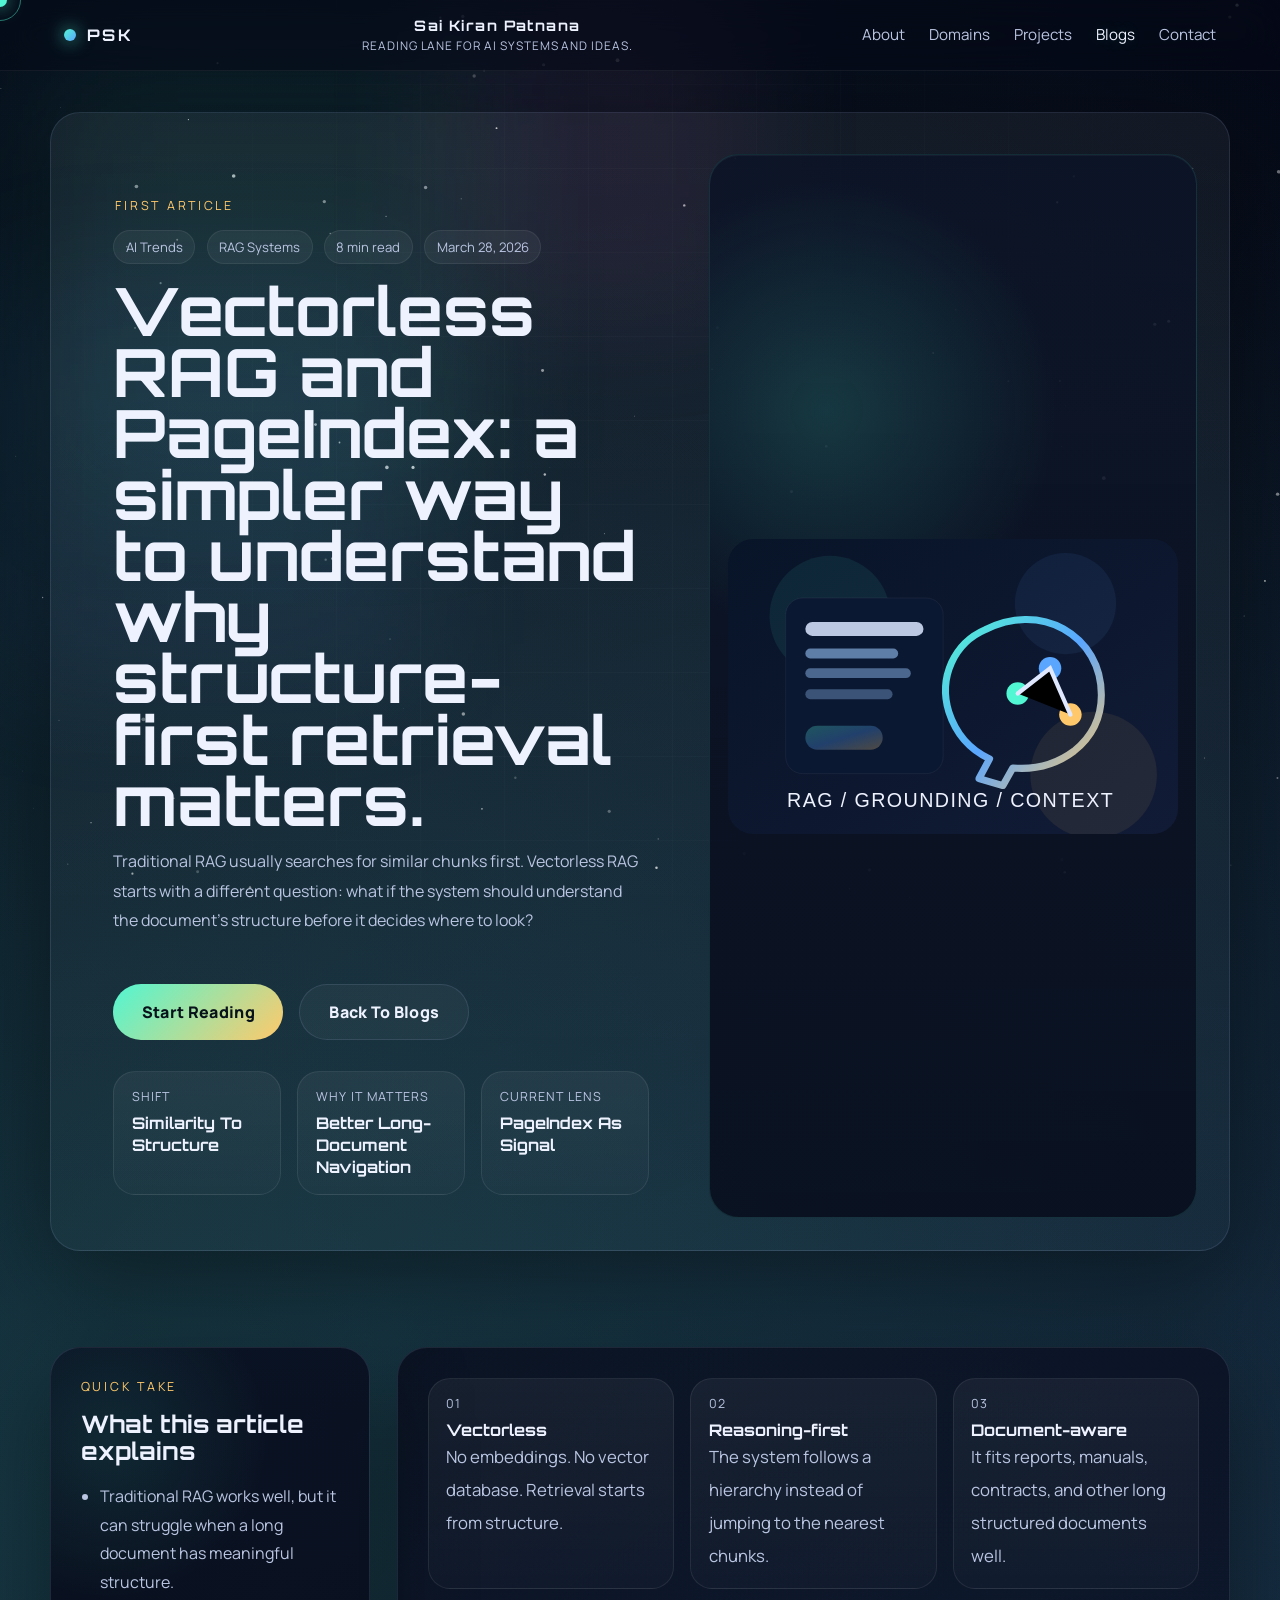
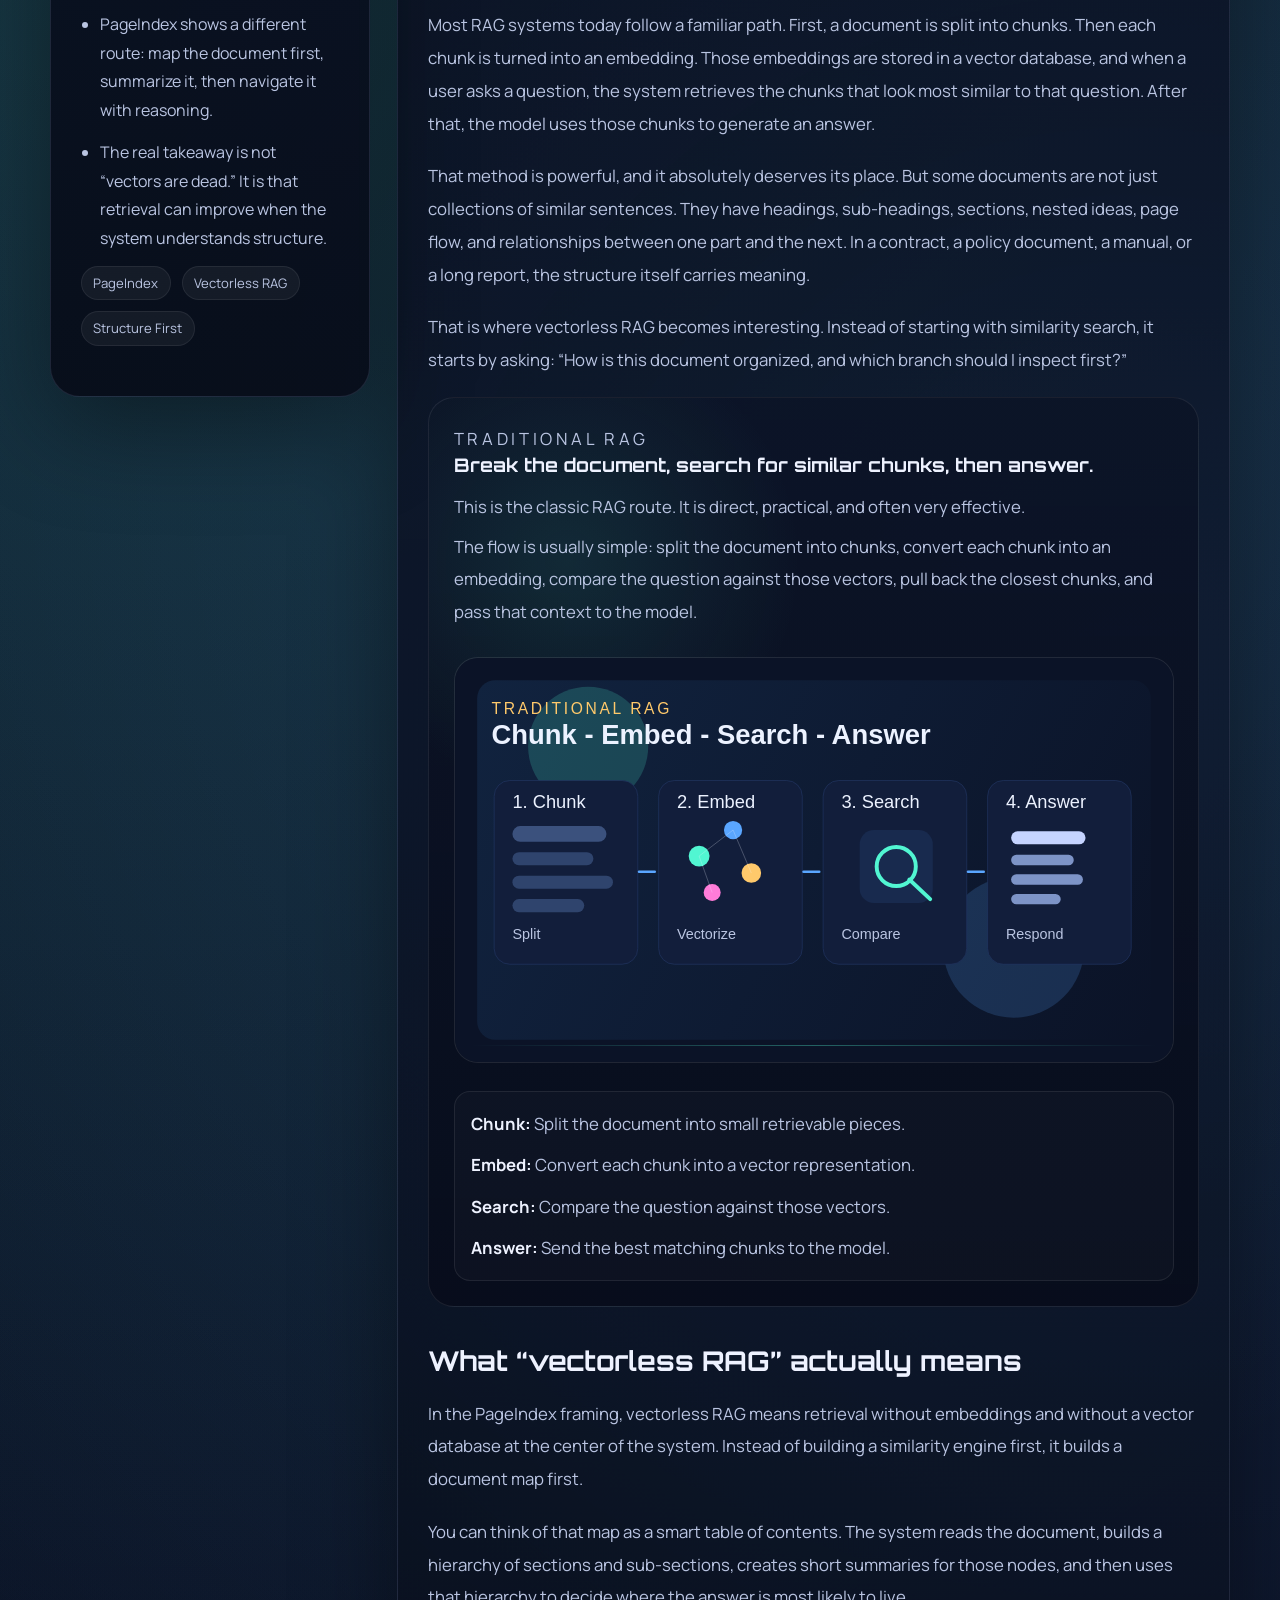
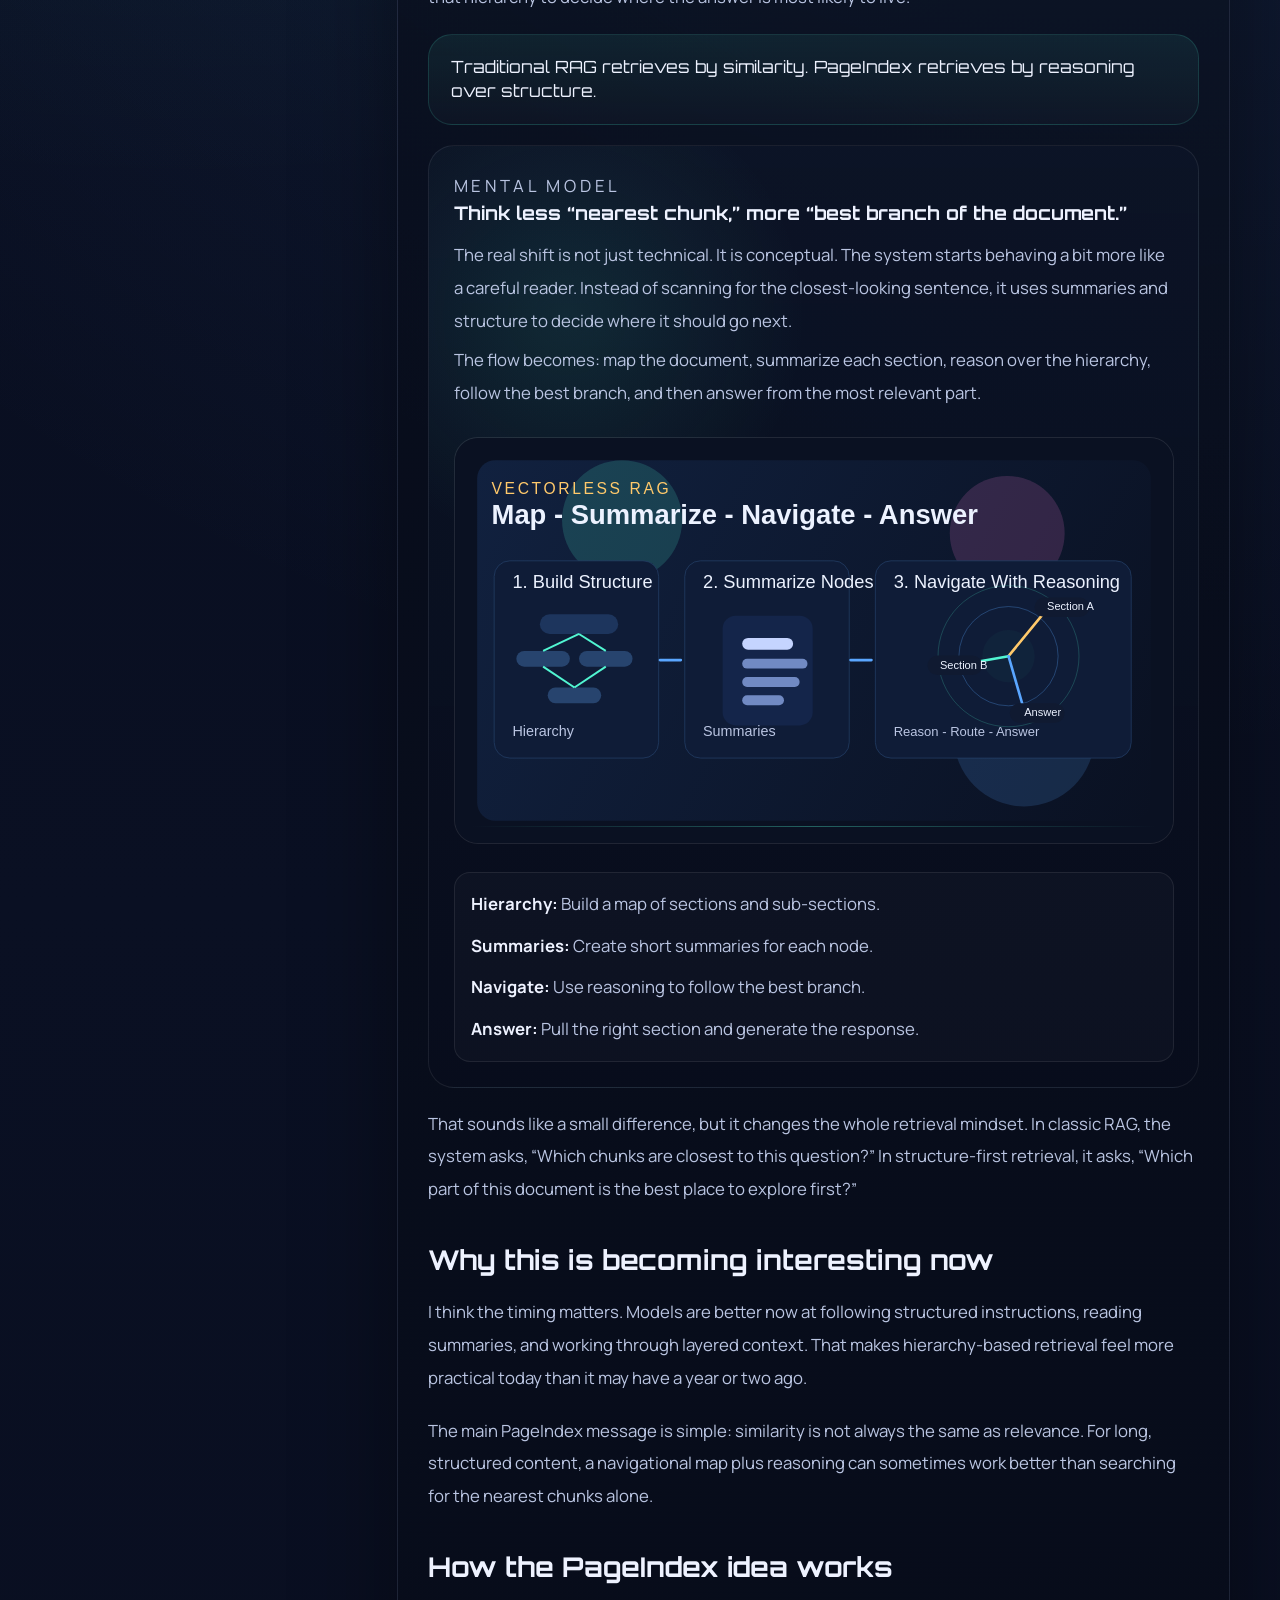
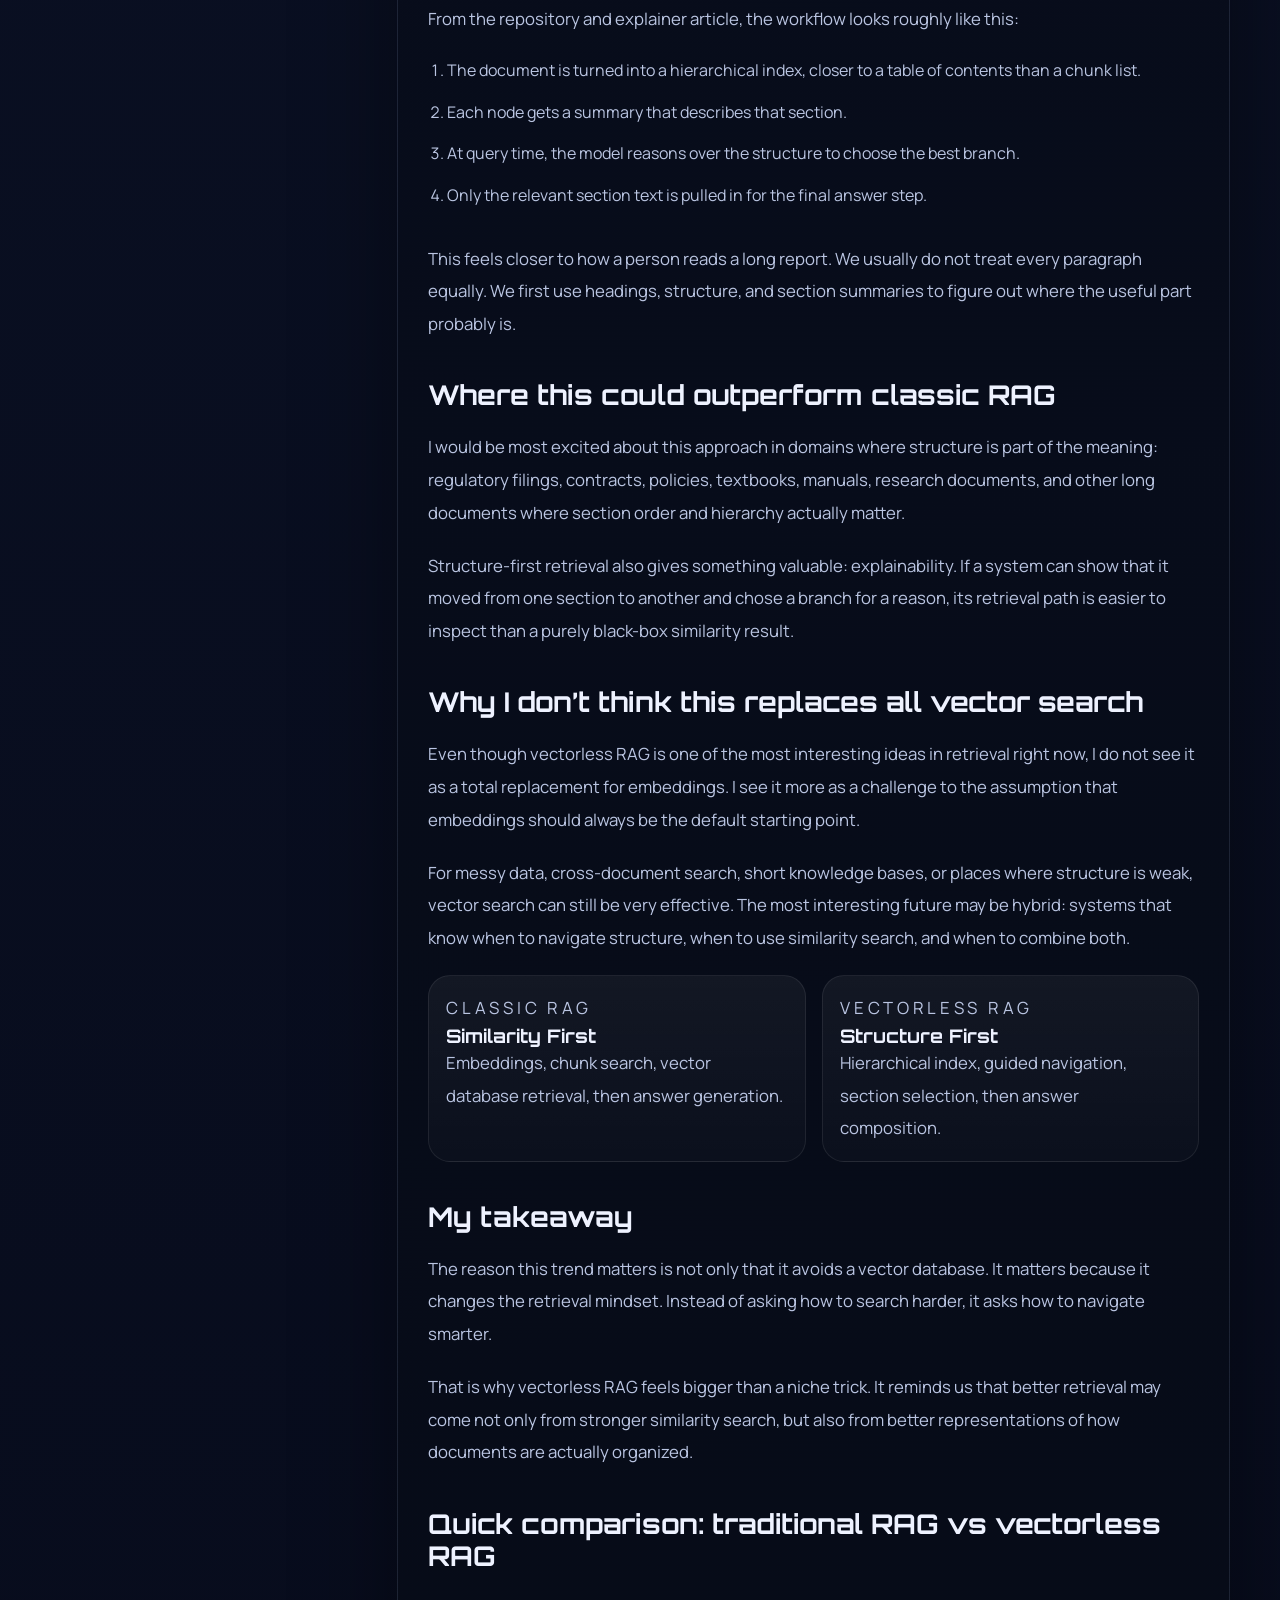
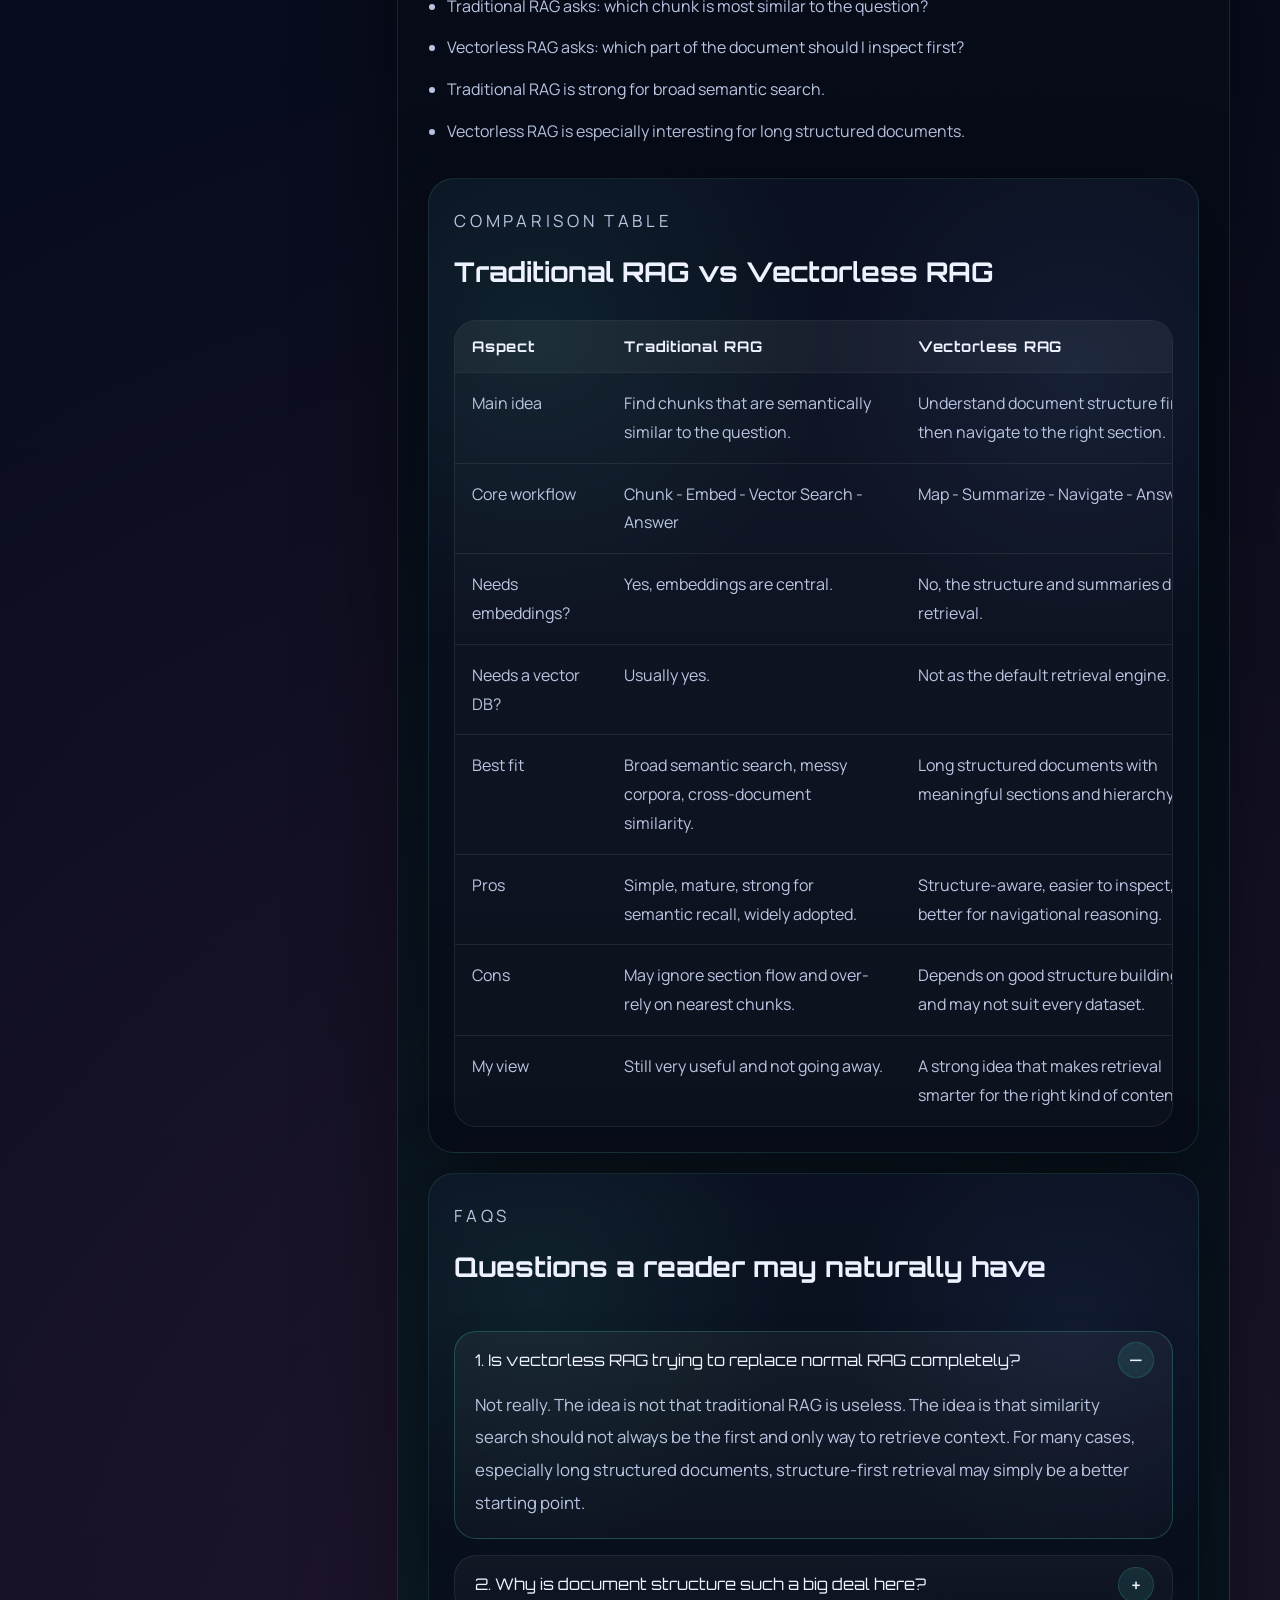
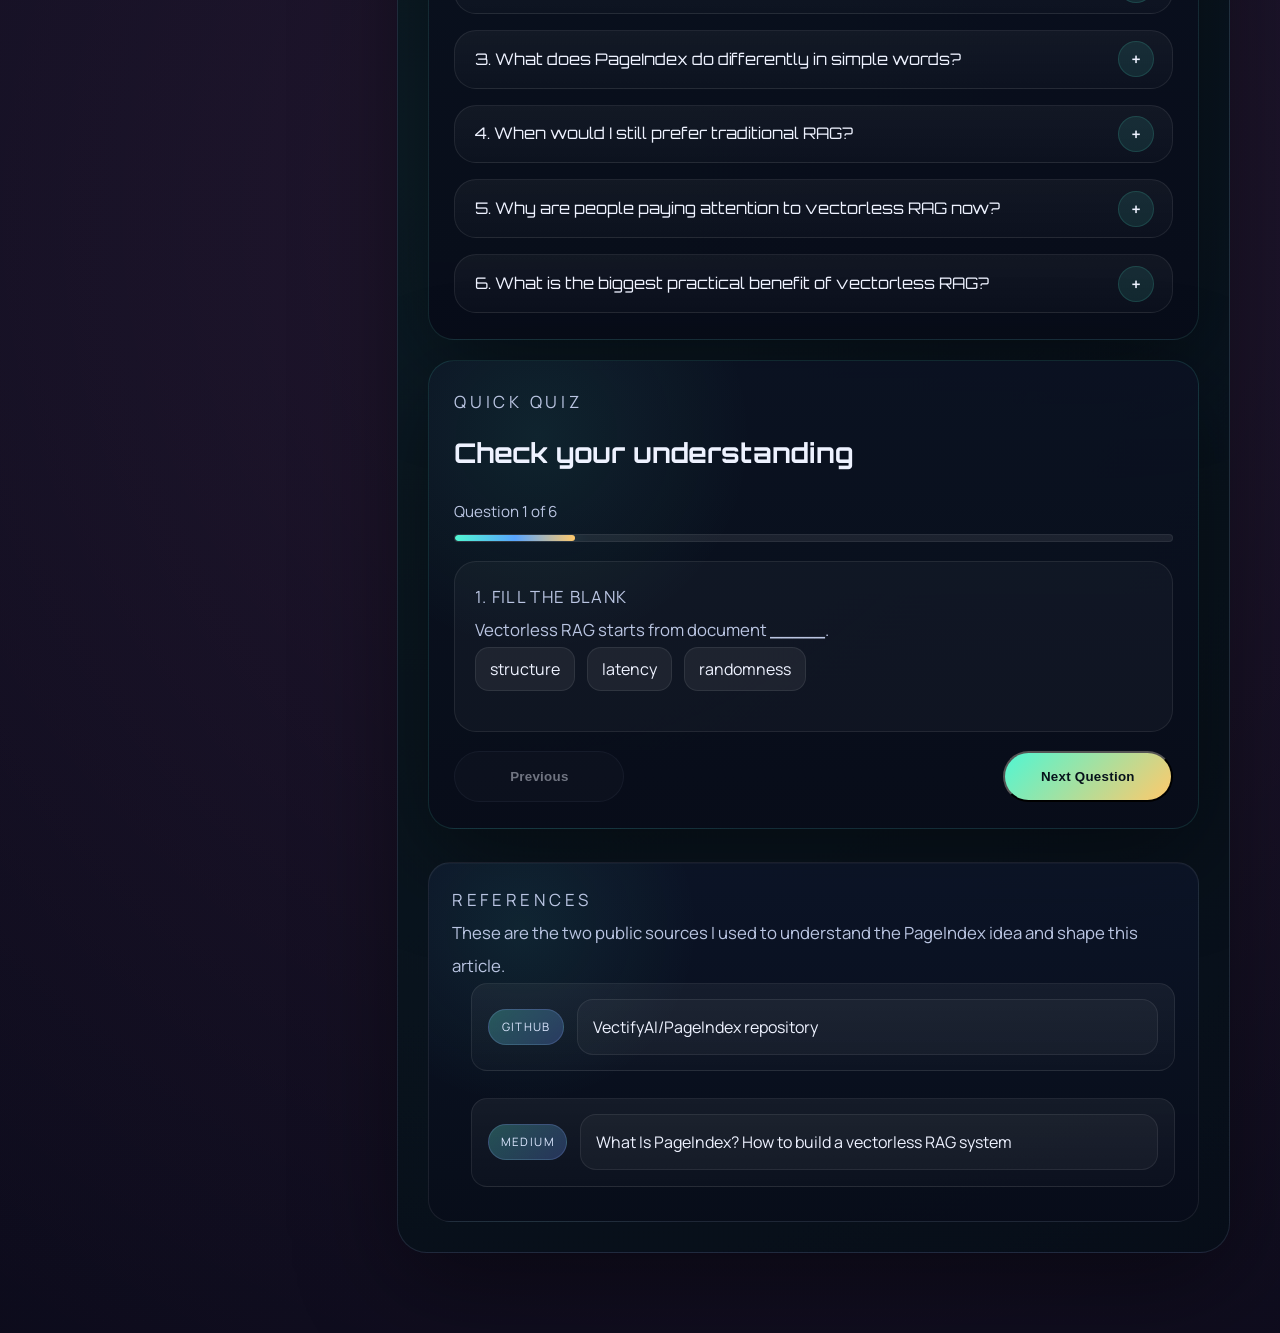
<file: portfolio/blog-vectorless-rag.html>
<!DOCTYPE html>
<html lang="en">
  <head>
    <meta charset="UTF-8" />
    <meta name="viewport" content="width=device-width, initial-scale=1.0" />
    <title>Vectorless RAG And PageIndex | Sai Kiran Patnana</title>
    <meta
      name="description"
      content="A first AI blog by Sai Kiran Patnana on vectorless RAG, PageIndex, and why structure-first retrieval is becoming a serious idea in modern RAG systems."
    />
    <link rel="icon" type="image/svg+xml" href="./favicon.svg?v=26" />
    <link rel="preconnect" href="https://fonts.googleapis.com" />
    <link rel="preconnect" href="https://fonts.gstatic.com" crossorigin />
    <link
      href="https://fonts.googleapis.com/css2?family=Manrope:wght@400;500;700;800&family=Orbitron:wght@600;700;800&display=swap"
      rel="stylesheet"
    />
    <link rel="stylesheet" href="./styles.css?v=26" />
  </head>
  <body class="blog-page article-page">
    <div class="loader" id="loader" aria-hidden="true">
      <div class="loader-core">
        <div class="loader-rings">
          <span></span>
          <span></span>
          <span></span>
        </div>
        <p class="loader-label">Loading Reading Experience</p>
        <div class="loader-bar">
          <span id="loader-progress"></span>
        </div>
      </div>
    </div>

    <div class="noise"></div>
    <div class="orb orb-a"></div>
    <div class="orb orb-b"></div>
    <div class="orb orb-c"></div>
    <canvas id="starfield" aria-hidden="true"></canvas>
    <div class="cursor-dot" aria-hidden="true"></div>
    <div class="cursor-ring" aria-hidden="true"></div>
    <div class="touch-effects" id="touch-effects" aria-hidden="true"></div>
    <div class="reading-progress" aria-hidden="true"><span id="reading-progress-bar"></span></div>

    <header class="site-header">
      <a class="brand" href="./index.html#top">
        <span class="brand-mark"></span>
        <span>PSK</span>
      </a>
      <div class="header-center">
        <strong>Sai Kiran Patnana</strong>
        <span>Reading lane for AI systems and ideas.</span>
      </div>
      <nav class="nav">
        <a href="./index.html#about">About</a>
        <a href="./index.html#domains">Domains</a>
        <a href="./index.html#projects">Projects</a>
        <a class="current" href="./blogs.html">Blogs</a>
        <a href="./index.html#contact">Contact</a>
      </nav>
    </header>

    <main id="top">
      <section class="article-hero panel">
        <div class="article-hero-copy reveal">
          <p class="eyebrow">First Article</p>
          <div class="article-meta-line">
            <span>AI Trends</span>
            <span>RAG Systems</span>
            <span>8 min read</span>
            <span>March 28, 2026</span>
          </div>
          <h1>
            Vectorless RAG and PageIndex: a simpler way to understand why structure-first retrieval matters.
          </h1>
          <p class="lead">
            Traditional RAG usually searches for similar chunks first. Vectorless RAG starts with
            a different question: what if the system should understand the document’s structure
            before it decides where to look?
          </p>
          <div class="hero-actions">
            <a class="button primary interactive" href="#article-body">Start Reading</a>
            <a class="button secondary interactive" href="./blogs.html">Back To Blogs</a>
          </div>
          <div class="article-signal-strip reveal">
            <article>
              <span>Shift</span>
              <strong>Similarity To Structure</strong>
            </article>
            <article>
              <span>Why It Matters</span>
              <strong>Better Long-Document Navigation</strong>
            </article>
            <article>
              <span>Current Lens</span>
              <strong>PageIndex As Signal</strong>
            </article>
          </div>
        </div>

        <div class="article-hero-visual panel reveal tilt-card">
          <img src="./assets/blogs/featured-rag.svg" alt="Vectorless RAG featured visual" class="featured-visual" />
        </div>
      </section>

      <section class="article-layout section" id="article-body">
        <aside class="article-sidebar panel reveal">
          <p class="eyebrow">Quick Take</p>
          <h2>What this article explains</h2>
          <ul class="article-points">
            <li>Traditional RAG works well, but it can struggle when a long document has meaningful structure.</li>
            <li>PageIndex shows a different route: map the document first, summarize it, then navigate it with reasoning.</li>
            <li>The real takeaway is not “vectors are dead.” It is that retrieval can improve when the system understands structure.</li>
          </ul>
          <div class="article-tags">
            <span>PageIndex</span>
            <span>Vectorless RAG</span>
            <span>Structure First</span>
          </div>
        </aside>

        <article class="article-body panel reveal">
          <div class="article-prose">
            <div class="article-spotlight-grid">
              <article class="article-spotlight">
                <span>01</span>
                <strong>Vectorless</strong>
                <p>No embeddings. No vector database. Retrieval starts from structure.</p>
              </article>
              <article class="article-spotlight">
                <span>02</span>
                <strong>Reasoning-first</strong>
                <p>The system follows a hierarchy instead of jumping to the nearest chunks.</p>
              </article>
              <article class="article-spotlight">
                <span>03</span>
                <strong>Document-aware</strong>
                <p>It fits reports, manuals, contracts, and other long structured documents well.</p>
              </article>
            </div>

            <p>
              Most RAG systems today follow a familiar path. First, a document is split into chunks.
              Then each chunk is turned into an embedding. Those embeddings are stored in a vector
              database, and when a user asks a question, the system retrieves the chunks that look
              most similar to that question. After that, the model uses those chunks to generate an answer.
            </p>

            <p>
              That method is powerful, and it absolutely deserves its place. But some documents are not
              just collections of similar sentences. They have headings, sub-headings, sections,
              nested ideas, page flow, and relationships between one part and the next. In a contract,
              a policy document, a manual, or a long report, the structure itself carries meaning.
            </p>

            <p>
              That is where vectorless RAG becomes interesting. Instead of starting with similarity search,
              it starts by asking: “How is this document organized, and which branch should I inspect first?”
            </p>

            <div class="article-inline-visual article-inline-split">
              <div class="article-inline-copy">
                <p class="eyebrow">Traditional RAG</p>
                <h3>Break the document, search for similar chunks, then answer.</h3>
                <p>
                  This is the classic RAG route. It is direct, practical, and often very effective.
                </p>
                <p>
                  The flow is usually simple: split the document into chunks, convert each chunk into
                  an embedding, compare the question against those vectors, pull back the closest
                  chunks, and pass that context to the model.
                </p>
              </div>
              <div class="article-inline-image-wrap">
                <img src="./assets/blogs/traditional-rag-flow.svg" alt="Traditional RAG flow showing chunking, embeddings, vector search, and final answer" class="article-inline-image" />
              </div>
              <div class="diagram-notes">
                <p><strong>Chunk:</strong> Split the document into small retrievable pieces.</p>
                <p><strong>Embed:</strong> Convert each chunk into a vector representation.</p>
                <p><strong>Search:</strong> Compare the question against those vectors.</p>
                <p><strong>Answer:</strong> Send the best matching chunks to the model.</p>
              </div>
            </div>

            <h2>What “vectorless RAG” actually means</h2>
            <p>
              In the PageIndex framing, vectorless RAG means retrieval without embeddings and without a
              vector database at the center of the system. Instead of building a similarity engine first,
              it builds a document map first.
            </p>

            <p>
              You can think of that map as a smart table of contents. The system reads the document,
              builds a hierarchy of sections and sub-sections, creates short summaries for those nodes,
              and then uses that hierarchy to decide where the answer is most likely to live.
            </p>

            <div class="article-quote">
              <p>Traditional RAG retrieves by similarity. PageIndex retrieves by reasoning over structure.</p>
            </div>

            <div class="article-inline-visual article-inline-split">
              <div class="article-inline-copy">
                <p class="eyebrow">Mental Model</p>
                <h3>Think less “nearest chunk,” more “best branch of the document.”</h3>
                <p>
                  The real shift is not just technical. It is conceptual. The system starts behaving a bit
                  more like a careful reader. Instead of scanning for the closest-looking sentence, it uses
                  summaries and structure to decide where it should go next.
                </p>
                <p>
                  The flow becomes: map the document, summarize each section, reason over the hierarchy,
                  follow the best branch, and then answer from the most relevant part.
                </p>
              </div>
              <div class="article-inline-image-wrap">
                <img src="./assets/blogs/vectorless-rag-flow.svg" alt="Vectorless RAG flow showing hierarchy, section summaries, branch selection, and answer synthesis" class="article-inline-image" />
              </div>
              <div class="diagram-notes">
                <p><strong>Hierarchy:</strong> Build a map of sections and sub-sections.</p>
                <p><strong>Summaries:</strong> Create short summaries for each node.</p>
                <p><strong>Navigate:</strong> Use reasoning to follow the best branch.</p>
                <p><strong>Answer:</strong> Pull the right section and generate the response.</p>
              </div>
            </div>

            <p>
              That sounds like a small difference, but it changes the whole retrieval mindset. In classic RAG,
              the system asks, “Which chunks are closest to this question?” In structure-first retrieval, it asks,
              “Which part of this document is the best place to explore first?”
            </p>

            <h2>Why this is becoming interesting now</h2>
            <p>
              I think the timing matters. Models are better now at following structured instructions,
              reading summaries, and working through layered context. That makes hierarchy-based retrieval
              feel more practical today than it may have a year or two ago.
            </p>

            <p>
              The main PageIndex message is simple: similarity is not always the same as relevance.
              For long, structured content, a navigational map plus reasoning can sometimes work better
              than searching for the nearest chunks alone.
            </p>

            <h2>How the PageIndex idea works</h2>
            <p>
              From the repository and explainer article, the workflow looks roughly like this:
            </p>

            <ol class="article-steps">
              <li>The document is turned into a hierarchical index, closer to a table of contents than a chunk list.</li>
              <li>Each node gets a summary that describes that section.</li>
              <li>At query time, the model reasons over the structure to choose the best branch.</li>
              <li>Only the relevant section text is pulled in for the final answer step.</li>
            </ol>

            <p>
              This feels closer to how a person reads a long report. We usually do not treat every
              paragraph equally. We first use headings, structure, and section summaries to figure out
              where the useful part probably is.
            </p>

            <h2>Where this could outperform classic RAG</h2>
            <p>
              I would be most excited about this approach in domains where structure is part of the meaning:
              regulatory filings, contracts, policies, textbooks, manuals, research documents, and other
              long documents where section order and hierarchy actually matter.
            </p>

            <p>
              Structure-first retrieval also gives something valuable: explainability. If a system can show
              that it moved from one section to another and chose a branch for a reason, its retrieval path
              is easier to inspect than a purely black-box similarity result.
            </p>

            <h2>Why I don’t think this replaces all vector search</h2>
            <p>
              Even though vectorless RAG is one of the most interesting ideas in retrieval right now, I do not
              see it as a total replacement for embeddings. I see it more as a challenge to the assumption
              that embeddings should always be the default starting point.
            </p>

            <p>
              For messy data, cross-document search, short knowledge bases, or places where structure is weak,
              vector search can still be very effective. The most interesting future may be hybrid: systems that
              know when to navigate structure, when to use similarity search, and when to combine both.
            </p>

            <div class="article-contrast-grid">
              <article class="article-contrast-card">
                <p class="eyebrow">Classic RAG</p>
                <h3>Similarity First</h3>
                <p>Embeddings, chunk search, vector database retrieval, then answer generation.</p>
              </article>
              <article class="article-contrast-card">
                <p class="eyebrow">Vectorless RAG</p>
                <h3>Structure First</h3>
                <p>Hierarchical index, guided navigation, section selection, then answer composition.</p>
              </article>
            </div>

            <h2>My takeaway</h2>
            <p>
              The reason this trend matters is not only that it avoids a vector database. It matters because
              it changes the retrieval mindset. Instead of asking how to search harder, it asks how to navigate smarter.
            </p>

            <p>
              That is why vectorless RAG feels bigger than a niche trick. It reminds us that better retrieval
              may come not only from stronger similarity search, but also from better representations of how
              documents are actually organized.
            </p>

            <h2>Quick comparison: traditional RAG vs vectorless RAG</h2>
            <ul class="article-points">
              <li>Traditional RAG asks: which chunk is most similar to the question?</li>
              <li>Vectorless RAG asks: which part of the document should I inspect first?</li>
              <li>Traditional RAG is strong for broad semantic search.</li>
              <li>Vectorless RAG is especially interesting for long structured documents.</li>
            </ul>

            <div class="article-comparison panel">
              <div class="section-heading">
                <p class="eyebrow">Comparison Table</p>
                <h2>Traditional RAG vs Vectorless RAG</h2>
              </div>
              <div class="article-table-wrap">
                <table class="article-table">
                  <thead>
                    <tr>
                      <th>Aspect</th>
                      <th>Traditional RAG</th>
                      <th>Vectorless RAG</th>
                    </tr>
                  </thead>
                  <tbody>
                    <tr>
                      <td>Main idea</td>
                      <td>Find chunks that are semantically similar to the question.</td>
                      <td>Understand document structure first, then navigate to the right section.</td>
                    </tr>
                    <tr>
                      <td>Core workflow</td>
                      <td>Chunk - Embed - Vector Search - Answer</td>
                      <td>Map - Summarize - Navigate - Answer</td>
                    </tr>
                    <tr>
                      <td>Needs embeddings?</td>
                      <td>Yes, embeddings are central.</td>
                      <td>No, the structure and summaries drive retrieval.</td>
                    </tr>
                    <tr>
                      <td>Needs a vector DB?</td>
                      <td>Usually yes.</td>
                      <td>Not as the default retrieval engine.</td>
                    </tr>
                    <tr>
                      <td>Best fit</td>
                      <td>Broad semantic search, messy corpora, cross-document similarity.</td>
                      <td>Long structured documents with meaningful sections and hierarchy.</td>
                    </tr>
                    <tr>
                      <td>Pros</td>
                      <td>Simple, mature, strong for semantic recall, widely adopted.</td>
                      <td>Structure-aware, easier to inspect, better for navigational reasoning.</td>
                    </tr>
                    <tr>
                      <td>Cons</td>
                      <td>May ignore section flow and over-rely on nearest chunks.</td>
                      <td>Depends on good structure building and may not suit every dataset.</td>
                    </tr>
                    <tr>
                      <td>My view</td>
                      <td>Still very useful and not going away.</td>
                      <td>A strong idea that makes retrieval smarter for the right kind of content.</td>
                    </tr>
                  </tbody>
                </table>
              </div>
            </div>

            <div class="article-faq panel">
              <div class="section-heading">
                <p class="eyebrow">FAQs</p>
                <h2>Questions a reader may naturally have</h2>
              </div>

              <details class="faq-item" open>
                <summary>1. Is vectorless RAG trying to replace normal RAG completely?</summary>
                <div class="faq-answer">
                  <p>
                    Not really. The idea is not that traditional RAG is useless. The idea is that
                    similarity search should not always be the first and only way to retrieve context.
                    For many cases, especially long structured documents, structure-first retrieval may
                    simply be a better starting point.
                  </p>
                </div>
              </details>

              <details class="faq-item">
                <summary>2. Why is document structure such a big deal here?</summary>
                <div class="faq-answer">
                  <p>
                    Because in many documents, meaning is spread across sections, headings, sub-sections,
                    and page flow. A policy document, a contract, or a manual is not just random text.
                    The way it is organized already gives clues about where the useful answer probably lives.
                  </p>
                </div>
              </details>

              <details class="faq-item">
                <summary>3. What does PageIndex do differently in simple words?</summary>
                <div class="faq-answer">
                  <p>
                    It first builds a structured map of the document, then creates summaries for nodes in
                    that map, and finally uses reasoning to decide which branch to follow. So instead of
                    directly searching for the nearest chunk, it tries to navigate the document more like a reader.
                  </p>
                </div>
              </details>

              <details class="faq-item">
                <summary>4. When would I still prefer traditional RAG?</summary>
                <div class="faq-answer">
                  <p>
                    Traditional RAG still makes a lot of sense when you have broad semantic search needs,
                    messy or weakly structured data, cross-document retrieval, or a setup where vector search
                    is already working well. It remains one of the strongest baseline approaches.
                  </p>
                </div>
              </details>

              <details class="faq-item">
                <summary>5. Why are people paying attention to vectorless RAG now?</summary>
                <div class="faq-answer">
                  <p>
                    Better models make it easier to work with summaries, structured context, and guided navigation.
                    That means structure-first retrieval is not just an idea anymore. It is becoming much more practical
                    to test and use in real systems.
                  </p>
                </div>
              </details>

              <details class="faq-item">
                <summary>6. What is the biggest practical benefit of vectorless RAG?</summary>
                <div class="faq-answer">
                  <p>
                    For me, the biggest benefit is that it can be more explainable. If the system can show
                    which branch it followed and why, the retrieval path becomes easier to inspect, debug,
                    and trust.
                  </p>
                </div>
              </details>
            </div>

            <div class="article-quiz panel">
              <div class="section-heading">
                <p class="eyebrow">Quick Quiz</p>
                <h2>Check your understanding</h2>
              </div>

              <div class="quiz-progress">
                <span class="quiz-progress-copy" id="quiz-progress-copy">Question 1 of 6</span>
                <div class="quiz-progress-track" aria-hidden="true">
                  <span class="quiz-progress-fill" id="quiz-progress-fill"></span>
                </div>
              </div>

              <div class="quiz-list">
                <section class="quiz-card" data-quiz-type="choice" data-answer="structure">
                  <p class="quiz-label">1. Fill the blank</p>
                  <p class="quiz-question">Vectorless RAG starts from document <strong>_____</strong>.</p>
                  <div class="quiz-chip-row">
                    <button class="quiz-chip interactive" type="button" data-value="structure">structure</button>
                    <button class="quiz-chip interactive" type="button" data-value="latency">latency</button>
                    <button class="quiz-chip interactive" type="button" data-value="randomness">randomness</button>
                  </div>
                  <p class="quiz-feedback" aria-live="polite"></p>
                </section>

                <section class="quiz-card" data-quiz-type="mcq" data-answer="vector-database">
                  <p class="quiz-label">2. MCQ</p>
                  <p class="quiz-question">Traditional RAG often depends on:</p>
                  <div class="quiz-options">
                    <button class="quiz-option interactive" type="button" data-value="vector-database">A vector database</button>
                    <button class="quiz-option interactive" type="button" data-value="manual-indexing">Manual indexing only</button>
                    <button class="quiz-option interactive" type="button" data-value="page-order-only">Page order only</button>
                  </div>
                  <p class="quiz-feedback" aria-live="polite"></p>
                </section>

                <section class="quiz-card quiz-match" data-quiz-type="match">
                  <p class="quiz-label">3. Match the approach</p>
                  <div class="match-grid">
                    <div class="match-row">
                      <span>Traditional RAG</span>
                      <select class="match-select">
                        <option value="">Choose</option>
                        <option value="similarity">Similarity search</option>
                        <option value="hierarchy">Hierarchy navigation</option>
                      </select>
                    </div>
                    <div class="match-row">
                      <span>Vectorless RAG</span>
                      <select class="match-select">
                        <option value="">Choose</option>
                        <option value="similarity">Similarity search</option>
                        <option value="hierarchy">Hierarchy navigation</option>
                      </select>
                    </div>
                  </div>
                  <p class="quiz-feedback" aria-live="polite"></p>
                </section>

                <section class="quiz-card" data-quiz-type="choice" data-answer="reasoning">
                  <p class="quiz-label">4. Code-style fill</p>
                  <div class="quiz-code-block">
                    <code>PageIndex retrieves by <span class="quiz-blank">_____</span> over structure.</code>
                  </div>
                  <div class="quiz-chip-row">
                    <button class="quiz-chip interactive" type="button" data-value="guessing">guessing</button>
                    <button class="quiz-chip interactive" type="button" data-value="reasoning">reasoning</button>
                    <button class="quiz-chip interactive" type="button" data-value="copying">copying</button>
                  </div>
                  <p class="quiz-feedback" aria-live="polite"></p>
                </section>

                <section class="quiz-card" data-quiz-type="mcq" data-answer="long-structured-documents">
                  <p class="quiz-label">5. Best fit</p>
                  <p class="quiz-question">Vectorless RAG is especially promising for:</p>
                  <div class="quiz-options">
                    <button class="quiz-option interactive" type="button" data-value="long-structured-documents">Long structured documents</button>
                    <button class="quiz-option interactive" type="button" data-value="tiny-random-notes">Tiny random notes</button>
                    <button class="quiz-option interactive" type="button" data-value="image-only-search">Image-only retrieval</button>
                  </div>
                  <p class="quiz-feedback" aria-live="polite"></p>
                </section>

                <section class="quiz-card" data-quiz-type="mcq" data-answer="hybrid-future">
                  <p class="quiz-label">6. Final idea check</p>
                  <p class="quiz-question">What future does this article suggest?</p>
                  <div class="quiz-options">
                    <button class="quiz-option interactive" type="button" data-value="embeddings-are-dead">Embeddings are finished</button>
                    <button class="quiz-option interactive" type="button" data-value="hybrid-future">A hybrid future is likely</button>
                    <button class="quiz-option interactive" type="button" data-value="only-vectorless-wins">Only vectorless systems will survive</button>
                  </div>
                  <p class="quiz-feedback" aria-live="polite"></p>
                </section>
              </div>

              <div class="quiz-controls">
                <button class="button secondary interactive quiz-prev" type="button" disabled>Previous</button>
                <button class="button primary interactive quiz-next" type="button">Next Question</button>
              </div>

              <section class="quiz-summary panel" id="quiz-summary" hidden>
                <p class="eyebrow">Quiz Complete</p>
                <h3>You scored <span id="quiz-score">0</span>/<span id="quiz-total">6</span></h3>
                <p class="quiz-summary-copy" id="quiz-summary-copy">
                  Nice work. Here are the correct answers for a quick revision.
                </p>
                <ol class="quiz-answer-list">
                  <li><strong>Q1:</strong> structure</li>
                  <li><strong>Q2:</strong> A vector database</li>
                  <li><strong>Q3:</strong> Traditional RAG = similarity search, Vectorless RAG = hierarchy navigation</li>
                  <li><strong>Q4:</strong> reasoning</li>
                  <li><strong>Q5:</strong> Long structured documents</li>
                  <li><strong>Q6:</strong> A hybrid future is likely</li>
                </ol>
                <div class="quiz-controls quiz-controls-summary">
                  <button class="button secondary interactive quiz-restart" type="button">Try Again</button>
                  <a class="button primary interactive" href="#references">Jump To References</a>
                </div>
              </section>
            </div>

            <div class="article-source-box" id="references">
              <p class="eyebrow">References</p>
              <p class="article-reference-note">
                These are the two public sources I used to understand the PageIndex idea and shape this article.
              </p>
              <ul class="article-sources">
                <li>
                  <span class="source-badge">GitHub</span>
                  <a class="interactive" href="https://github.com/VectifyAI/PageIndex" target="_blank" rel="noreferrer">VectifyAI/PageIndex repository</a>
                </li>
                <li>
                  <span class="source-badge">Medium</span>
                  <a class="interactive" href="https://medium.com/@visrow/what-is-pageindex-how-to-build-a-vectorless-rag-system-no-embeddings-no-vector-db-dc097fae3071" target="_blank" rel="noreferrer">What Is PageIndex? How to build a vectorless RAG system</a>
                </li>
              </ul>
            </div>
          </div>
        </article>
      </section>
    </main>

    <script src="./script.js?v=26"></script>
  </body>
</html>
</file>
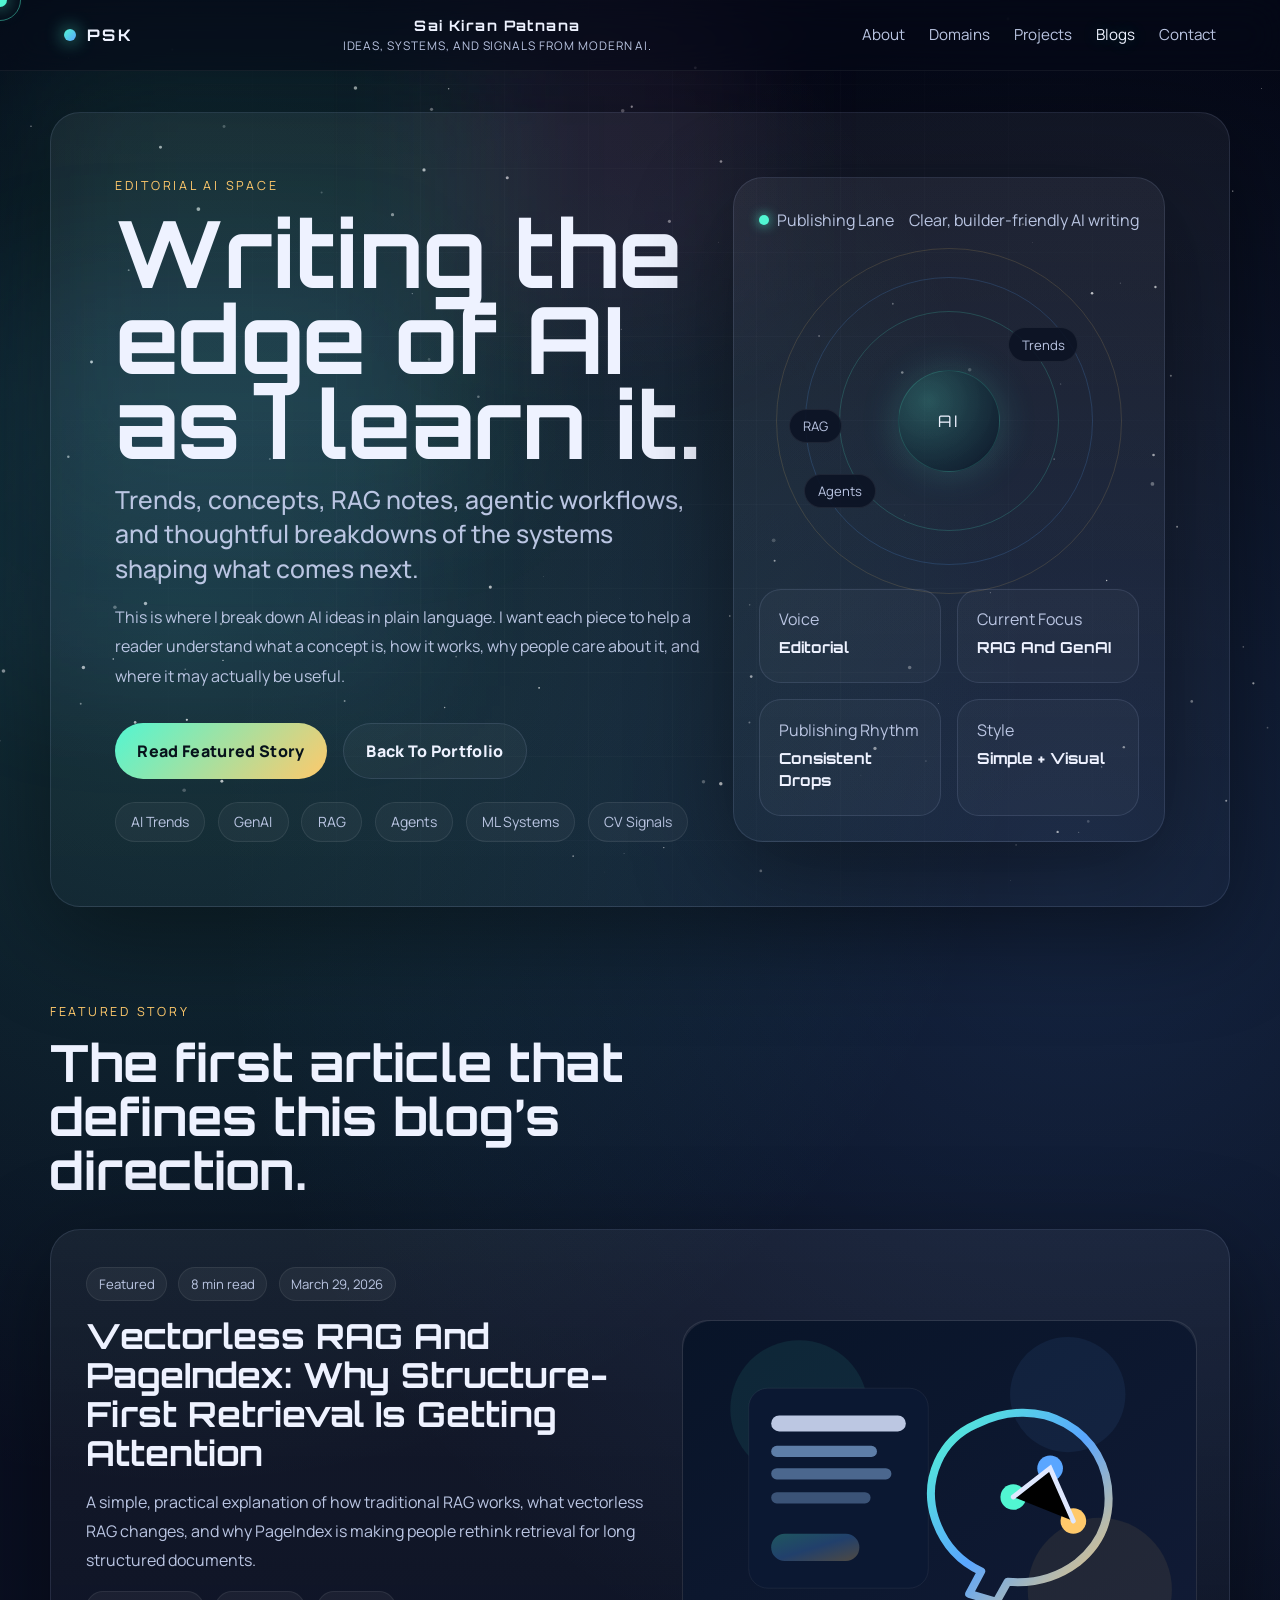
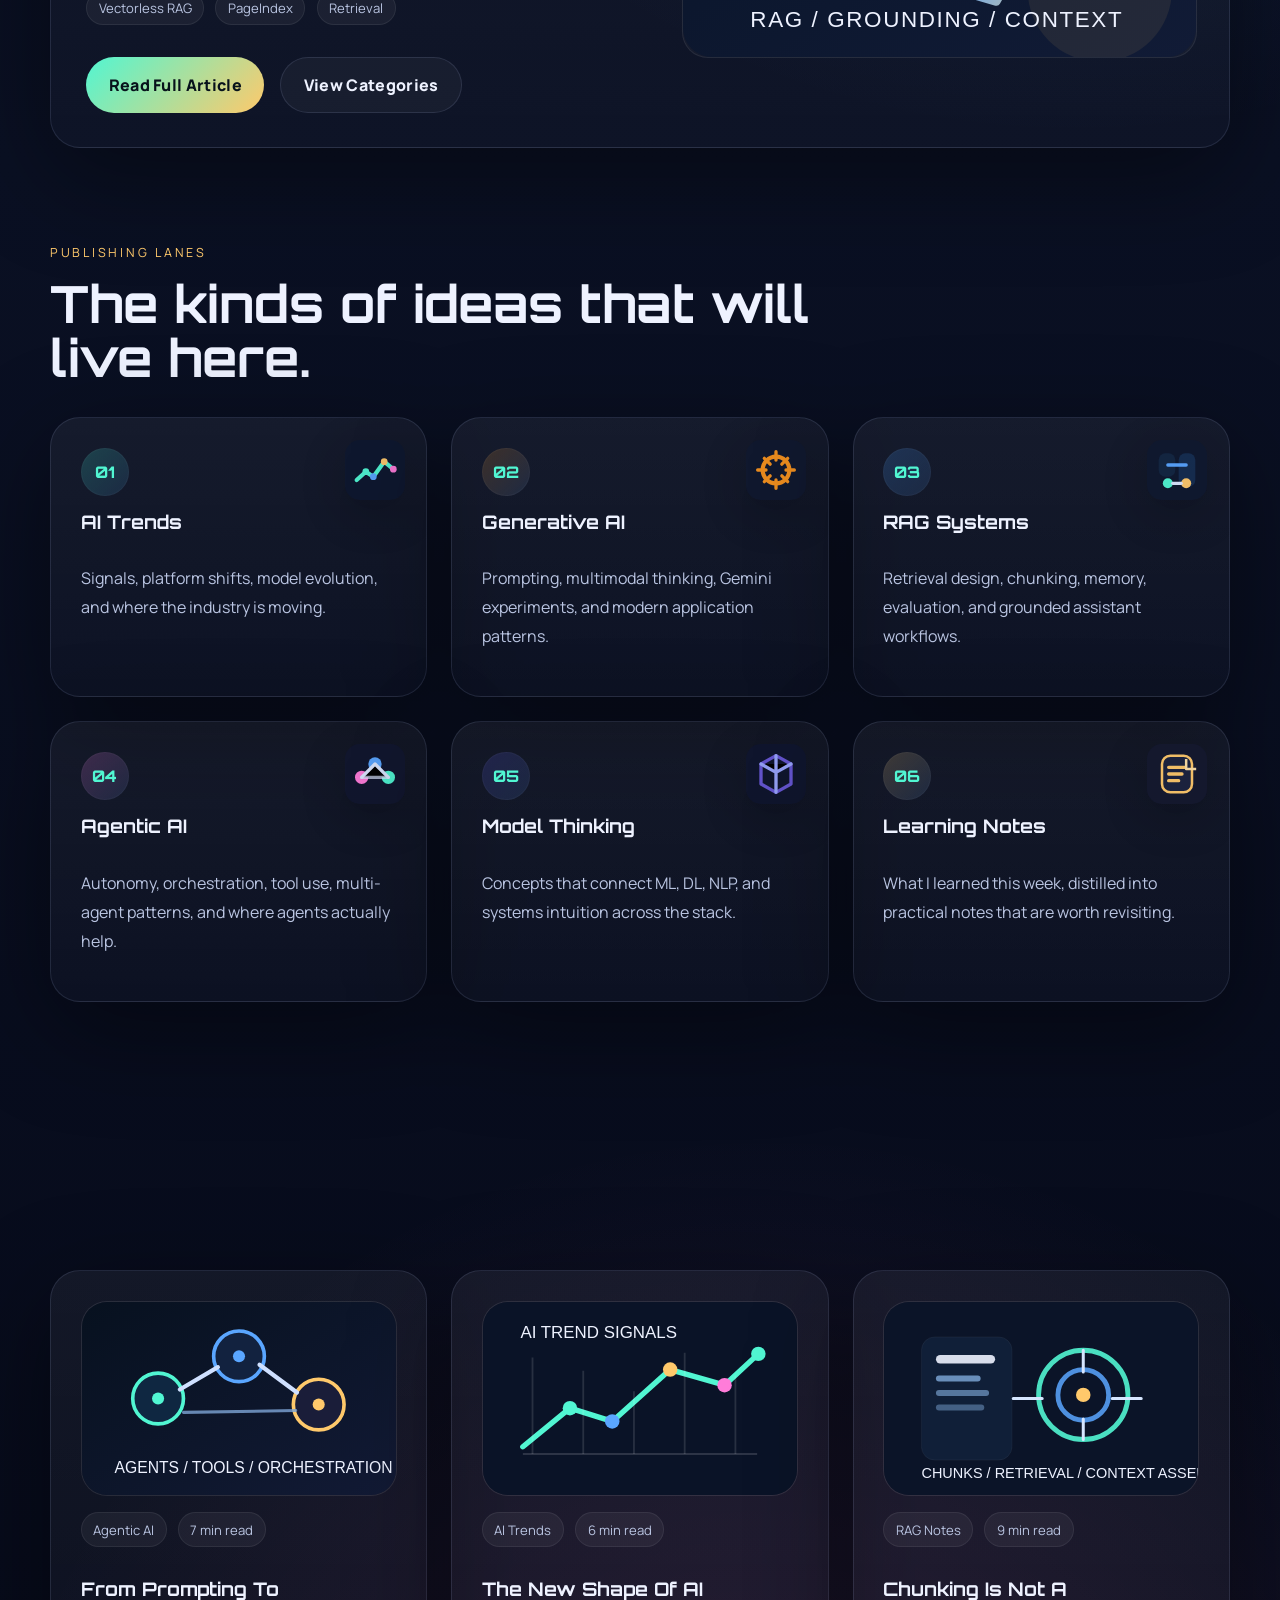
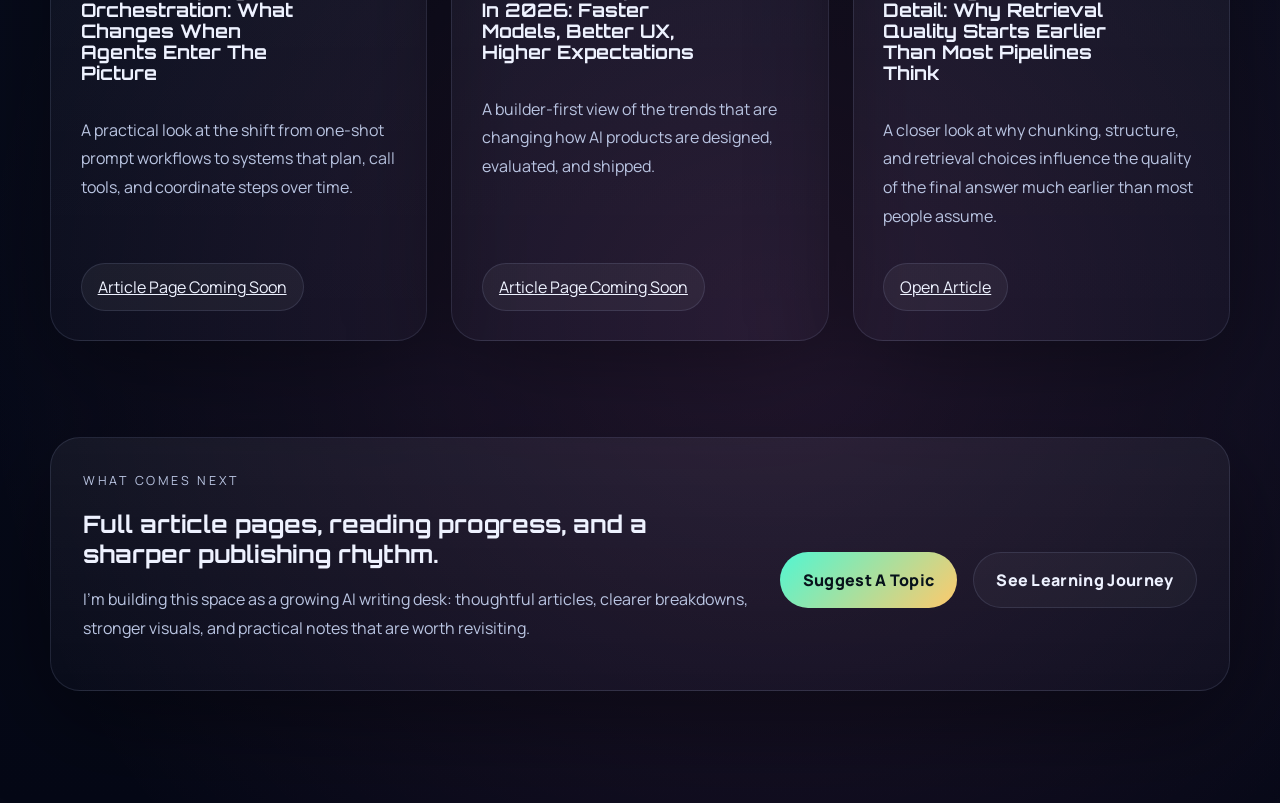
<file: portfolio/blogs.html>
<!DOCTYPE html>
<html lang="en">
  <head>
    <meta charset="UTF-8" />
    <meta name="viewport" content="width=device-width, initial-scale=1.0" />
    <title>Sai Kiran Patnana | AI Blogs</title>
    <meta
      name="description"
      content="Editorial AI writings by Sai Kiran Patnana covering AI trends, RAG systems, agents, GenAI concepts, and emerging ideas in modern intelligence."
    />
    <link rel="icon" type="image/svg+xml" href="./favicon.svg?v=26" />
    <link rel="preconnect" href="https://fonts.googleapis.com" />
    <link rel="preconnect" href="https://fonts.gstatic.com" crossorigin />
    <link
      href="https://fonts.googleapis.com/css2?family=Manrope:wght@400;500;700;800&family=Orbitron:wght@600;700;800&display=swap"
      rel="stylesheet"
    />
    <link rel="stylesheet" href="./styles.css?v=34" />
  </head>
  <body class="blog-page">
    <div class="loader" id="loader" aria-hidden="true">
      <div class="loader-core">
        <div class="loader-rings">
          <span></span>
          <span></span>
          <span></span>
        </div>
        <p class="loader-label">Initializing Editorial Space</p>
        <div class="loader-bar">
          <span id="loader-progress"></span>
        </div>
      </div>
    </div>

    <div class="noise"></div>
    <div class="orb orb-a"></div>
    <div class="orb orb-b"></div>
    <div class="orb orb-c"></div>
    <canvas id="starfield" aria-hidden="true"></canvas>
    <div class="cursor-dot" aria-hidden="true"></div>
    <div class="cursor-ring" aria-hidden="true"></div>
    <div class="touch-effects" id="touch-effects" aria-hidden="true"></div>

    <header class="site-header">
      <a class="brand" href="./index.html#top">
        <span class="brand-mark"></span>
        <span>PSK</span>
      </a>
      <div class="header-center">
        <strong>Sai Kiran Patnana</strong>
        <span>Ideas, systems, and signals from modern AI.</span>
      </div>
      <nav class="nav">
        <a href="./index.html#about">About</a>
        <a href="./index.html#domains">Domains</a>
        <a href="./index.html#projects">Projects</a>
        <a class="current" href="./blogs.html">Blogs</a>
        <a href="./index.html#contact">Contact</a>
      </nav>
    </header>

    <main id="top">
      <section class="hero panel blog-hero">
        <div class="hero-copy reveal">
          <p class="eyebrow">Editorial AI Space</p>
          <h1>
            Writing the edge of AI as I learn it.
            <span>Trends, concepts, RAG notes, agentic workflows, and thoughtful breakdowns of the systems shaping what comes next.</span>
          </h1>
          <p class="lead">
            This is where I break down AI ideas in plain language. I want each piece to help
            a reader understand what a concept is, how it works, why people care about it,
            and where it may actually be useful.
          </p>
          <div class="hero-actions">
            <a class="button primary interactive" href="#featured-story">Read Featured Story</a>
            <a class="button secondary interactive" href="./index.html#projects">Back To Portfolio</a>
          </div>
          <div class="blog-chip-row reveal">
            <span class="blog-chip">AI Trends</span>
            <span class="blog-chip">GenAI</span>
            <span class="blog-chip">RAG</span>
            <span class="blog-chip">Agents</span>
            <span class="blog-chip">ML Systems</span>
            <span class="blog-chip">CV Signals</span>
          </div>
        </div>

        <div class="blog-hero-panel panel reveal tilt-card">
          <div class="panel-topline">
            <span class="status-live">Publishing Lane</span>
            <span class="muted">Clear, builder-friendly AI writing</span>
          </div>
          <div class="blog-orbit">
            <div class="blog-orbit-core">
              <span>AI</span>
            </div>
            <div class="blog-orbit-ring ring-a"></div>
            <div class="blog-orbit-ring ring-b"></div>
            <div class="blog-orbit-ring ring-c"></div>
            <div class="blog-orbit-label label-a">Trends</div>
            <div class="blog-orbit-label label-b">Agents</div>
            <div class="blog-orbit-label label-c">RAG</div>
          </div>
          <div class="blog-mini-grid">
            <article>
              <span>Voice</span>
              <strong>Editorial</strong>
            </article>
            <article>
              <span>Current Focus</span>
              <strong>RAG And GenAI</strong>
            </article>
            <article>
              <span>Publishing Rhythm</span>
              <strong>Consistent Drops</strong>
            </article>
            <article>
              <span>Style</span>
              <strong>Simple + Visual</strong>
            </article>
          </div>
        </div>
      </section>

      <section class="section" id="featured-story">
        <div class="section-heading reveal">
          <p class="eyebrow">Featured Story</p>
          <h2>The first article that defines this blog’s direction.</h2>
        </div>
        <article class="featured-article panel reveal tilt-card">
          <div class="featured-copy">
            <div class="article-meta-line">
              <span>Featured</span>
              <span>8 min read</span>
              <span>March 29, 2026</span>
            </div>
            <h3>Vectorless RAG And PageIndex: Why Structure-First Retrieval Is Getting Attention</h3>
            <p>
              A simple, practical explanation of how traditional RAG works, what vectorless RAG
              changes, and why PageIndex is making people rethink retrieval for long structured
              documents.
            </p>
            <div class="article-tags">
              <span>Vectorless RAG</span>
              <span>PageIndex</span>
              <span>Retrieval</span>
            </div>
            <div class="hero-actions">
              <a class="button primary interactive" href="./blog-vectorless-rag.html">Read Full Article</a>
              <a class="button secondary interactive" href="#publishing-lanes">View Categories</a>
            </div>
          </div>
          <div class="featured-visual-wrap">
            <img src="./assets/blogs/featured-rag.svg" alt="Featured story visual for RAG systems" class="featured-visual" />
          </div>
        </article>
      </section>

      <section class="section" id="publishing-lanes">
        <div class="section-heading reveal">
          <p class="eyebrow">Publishing Lanes</p>
          <h2>The kinds of ideas that will live here.</h2>
        </div>
        <div class="blog-category-grid">
          <article class="blog-lane panel reveal tilt-card">
            <span>01</span>
            <div class="blog-lane-visual"><img src="./assets/blog-lanes/ai-trends.svg" alt="AI Trends visual" /></div>
            <h3>AI Trends</h3>
            <p>Signals, platform shifts, model evolution, and where the industry is moving.</p>
          </article>
          <article class="blog-lane panel reveal tilt-card">
            <span>02</span>
            <div class="blog-lane-visual"><img src="./assets/blog-lanes/genai.svg" alt="Generative AI visual" /></div>
            <h3>Generative AI</h3>
            <p>Prompting, multimodal thinking, Gemini experiments, and modern application patterns.</p>
          </article>
          <article class="blog-lane panel reveal tilt-card">
            <span>03</span>
            <div class="blog-lane-visual"><img src="./assets/blog-lanes/rag-systems.svg" alt="RAG Systems visual" /></div>
            <h3>RAG Systems</h3>
            <p>Retrieval design, chunking, memory, evaluation, and grounded assistant workflows.</p>
          </article>
          <article class="blog-lane panel reveal tilt-card">
            <span>04</span>
            <div class="blog-lane-visual"><img src="./assets/blog-lanes/agentic-ai.svg" alt="Agentic AI visual" /></div>
            <h3>Agentic AI</h3>
            <p>Autonomy, orchestration, tool use, multi-agent patterns, and where agents actually help.</p>
          </article>
          <article class="blog-lane panel reveal tilt-card">
            <span>05</span>
            <div class="blog-lane-visual"><img src="./assets/blog-lanes/model-thinking.svg" alt="Model Thinking visual" /></div>
            <h3>Model Thinking</h3>
            <p>Concepts that connect ML, DL, NLP, and systems intuition across the stack.</p>
          </article>
          <article class="blog-lane panel reveal tilt-card">
            <span>06</span>
            <div class="blog-lane-visual"><img src="./assets/blog-lanes/learning-notes.svg" alt="Learning Notes visual" /></div>
            <h3>Learning Notes</h3>
            <p>What I learned this week, distilled into practical notes that are worth revisiting.</p>
          </article>
        </div>
      </section>

      <section class="section" id="latest-articles">
        <div class="section-heading reveal">
          <p class="eyebrow">Latest Articles</p>
          <h2>A first collection of stories for this editorial lane.</h2>
        </div>
        <div class="article-grid">
          <article class="article-card panel reveal tilt-card">
            <div class="article-visual-wrap">
              <img src="./assets/blogs/agents.svg" alt="Agentic AI article visual" class="article-visual" />
            </div>
            <div class="article-meta-line">
              <span>Agentic AI</span>
              <span>7 min read</span>
            </div>
            <h3>From Prompting To Orchestration: What Changes When Agents Enter The Picture</h3>
            <p>
              A practical look at the shift from one-shot prompt workflows to systems that plan,
              call tools, and coordinate steps over time.
            </p>
            <a class="card-link interactive" href="javascript:void(0)">Article Page Coming Soon</a>
          </article>

          <article class="article-card panel reveal tilt-card">
            <div class="article-visual-wrap">
              <img src="./assets/blogs/trends.svg" alt="AI trends article visual" class="article-visual" />
            </div>
            <div class="article-meta-line">
              <span>AI Trends</span>
              <span>6 min read</span>
            </div>
            <h3>The New Shape Of AI In 2026: Faster Models, Better UX, Higher Expectations</h3>
            <p>
              A builder-first view of the trends that are changing how AI products are designed,
              evaluated, and shipped.
            </p>
            <a class="card-link interactive" href="javascript:void(0)">Article Page Coming Soon</a>
          </article>

          <article class="article-card panel reveal tilt-card">
            <div class="article-visual-wrap">
              <img src="./assets/blogs/rag-notes.svg" alt="RAG notes article visual" class="article-visual" />
            </div>
            <div class="article-meta-line">
              <span>RAG Notes</span>
              <span>9 min read</span>
            </div>
            <h3>Chunking Is Not A Detail: Why Retrieval Quality Starts Earlier Than Most Pipelines Think</h3>
            <p>
              A closer look at why chunking, structure, and retrieval choices influence the
              quality of the final answer much earlier than most people assume.
            </p>
            <a class="card-link interactive" href="./blog-vectorless-rag.html">Open Article</a>
          </article>
        </div>
      </section>

      <section class="section blog-cta-section">
        <div class="blog-cta panel reveal">
          <div>
            <p class="eyebrow">What Comes Next</p>
            <h2>Full article pages, reading progress, and a sharper publishing rhythm.</h2>
            <p>
              I’m building this space as a growing AI writing desk: thoughtful articles, clearer
              breakdowns, stronger visuals, and practical notes that are worth revisiting.
            </p>
          </div>
          <div class="hero-actions">
            <a class="button primary interactive" href="./index.html#contact">Suggest A Topic</a>
            <a class="button secondary interactive" href="./index.html#learning-journey">See Learning Journey</a>
          </div>
        </div>
      </section>
    </main>

    <script src="./script.js?v=34"></script>
  </body>
</html>
</file>
<file: portfolio/styles.css>
:root {
  --bg: #050816;
  --bg-2: #090f23;
  --panel: rgba(13, 20, 42, 0.6);
  --panel-strong: rgba(10, 17, 34, 0.88);
  --line: rgba(189, 205, 255, 0.12);
  --text: #eef2ff;
  --muted: #bac5e2;
  --teal: #51f6d2;
  --blue: #5aa6ff;
  --gold: #ffc96b;
  --pink: #ff7cd9;
  --shadow: 0 28px 100px rgba(0, 0, 0, 0.42);
  --radius-lg: 30px;
  --radius-md: 22px;
  --radius-sm: 16px;
}

* {
  box-sizing: border-box;
}

html {
  scroll-behavior: smooth;
  overflow-x: hidden;
  max-width: 100vw;
}

body {
  margin: 0;
  min-height: 100vh;
  width: 100%;
  max-width: 100vw;
  font-family: "Manrope", sans-serif;
  color: var(--text);
  background:
    radial-gradient(circle at 14% 16%, rgba(81, 246, 210, 0.16), transparent 24%),
    radial-gradient(circle at 84% 22%, rgba(90, 166, 255, 0.16), transparent 26%),
    radial-gradient(circle at 60% 88%, rgba(255, 124, 217, 0.12), transparent 22%),
    linear-gradient(180deg, #050816 0%, #0a1023 44%, #050816 100%);
  overflow-x: hidden;
  cursor: none;
  position: relative;
}

body.modal-open {
  overflow: hidden;
}

body.loading {
  overflow: hidden;
}

.article-page.loading {
  overflow: auto;
}

body::before {
  content: "";
  position: fixed;
  inset: 0;
  background:
    linear-gradient(rgba(255, 255, 255, 0.02) 1px, transparent 1px),
    linear-gradient(90deg, rgba(255, 255, 255, 0.02) 1px, transparent 1px);
  background-size: 84px 84px;
  mask-image: radial-gradient(circle at center, black 40%, transparent 88%);
  pointer-events: none;
  z-index: -2;
}

.noise,
.orb,
#starfield,
.cursor-dot,
.cursor-ring,
.touch-effects {
  position: fixed;
  inset: 0;
  pointer-events: none;
}

.loader {
  position: fixed;
  inset: 0;
  z-index: 80;
  display: grid;
  place-items: center;
  background:
    radial-gradient(circle at center, rgba(81, 246, 210, 0.12), transparent 24%),
    linear-gradient(180deg, rgba(5, 8, 22, 0.98), rgba(7, 11, 24, 0.98));
  transition: opacity 0.7s ease, visibility 0.7s ease;
}

.loader.hidden {
  opacity: 0;
  visibility: hidden;
}

.article-page .loader {
  display: none !important;
}

.loader-core {
  width: min(420px, calc(100% - 2rem));
  text-align: center;
}

.loader-rings {
  position: relative;
  width: 120px;
  height: 120px;
  margin: 0 auto 1.4rem;
}

.loader-rings span {
  position: absolute;
  inset: 0;
  border-radius: 50%;
  border: 1px solid rgba(81, 246, 210, 0.4);
  animation: spinRing 4s linear infinite;
}

.loader-rings span:nth-child(2) {
  inset: 12px;
  border-color: rgba(90, 166, 255, 0.4);
  animation-direction: reverse;
}

.loader-rings span:nth-child(3) {
  inset: 24px;
  border-color: rgba(255, 201, 107, 0.42);
  animation-duration: 2.8s;
}

.loader-label {
  margin: 0 0 1rem;
  color: var(--muted);
  letter-spacing: 0.12em;
  text-transform: uppercase;
  font-size: 0.78rem;
}

.loader-bar {
  height: 8px;
  border-radius: 999px;
  overflow: hidden;
  background: rgba(255, 255, 255, 0.08);
  border: 1px solid rgba(255, 255, 255, 0.08);
}

.loader-bar span {
  display: block;
  width: 0;
  height: 100%;
  border-radius: inherit;
  background: linear-gradient(90deg, var(--teal), var(--blue), var(--gold));
  box-shadow: 0 0 18px rgba(81, 246, 210, 0.5);
  transition: width 0.25s ease;
}

#starfield {
  z-index: -4;
}

.noise {
  z-index: -3;
  opacity: 0.08;
  background-image:
    linear-gradient(rgba(255, 255, 255, 0.04) 1px, transparent 1px),
    linear-gradient(90deg, rgba(255, 255, 255, 0.04) 1px, transparent 1px);
  background-size: 4px 4px;
}

.orb {
  z-index: -1;
  filter: blur(64px);
  opacity: 0.52;
}

.orb-a {
  top: 6%;
  left: 4%;
  width: 28rem;
  height: 28rem;
  background: rgba(81, 246, 210, 0.14);
  animation: drift 18s ease-in-out infinite;
}

.orb-b {
  top: 30%;
  right: 6%;
  width: 26rem;
  height: 26rem;
  background: rgba(90, 166, 255, 0.16);
  animation: drift 22s ease-in-out infinite reverse;
}

.orb-c {
  bottom: 8%;
  left: 34%;
  width: 20rem;
  height: 20rem;
  background: rgba(255, 124, 217, 0.12);
  animation: pulse 14s ease-in-out infinite;
}

.cursor-dot,
.cursor-ring {
  z-index: 50;
  top: 0;
  left: 0;
  width: 14px;
  height: 14px;
  border-radius: 50%;
  transform: translate(-50%, -50%);
}

.cursor-dot {
  background: var(--teal);
  box-shadow: 0 0 18px rgba(81, 246, 210, 0.75);
}

.cursor-ring {
  width: 42px;
  height: 42px;
  border: 1px solid rgba(81, 246, 210, 0.45);
  transition: width 0.2s ease, height 0.2s ease, border-color 0.2s ease;
}

.cursor-ring.active {
  width: 60px;
  height: 60px;
  border-color: rgba(255, 201, 107, 0.55);
}

.touch-effects {
  z-index: 49;
  overflow: hidden;
}

.touch-bubble {
  position: absolute;
  width: 18px;
  height: 18px;
  margin-left: -9px;
  margin-top: -9px;
  border-radius: 50%;
  background: radial-gradient(circle, rgba(81, 246, 210, 0.9), rgba(90, 166, 255, 0.35) 65%, transparent 72%);
  box-shadow: 0 0 24px rgba(81, 246, 210, 0.4);
  animation: touchBubble 0.75s ease-out forwards;
}

.touch-bubble::after {
  content: "";
  position: absolute;
  inset: -10px;
  border-radius: 50%;
  border: 1px solid rgba(81, 246, 210, 0.35);
  animation: touchRing 0.75s ease-out forwards;
}

.touch-particle {
  position: absolute;
  width: 7px;
  height: 7px;
  margin-left: -3.5px;
  margin-top: -3.5px;
  border-radius: 50%;
  background: linear-gradient(135deg, rgba(81, 246, 210, 0.95), rgba(90, 166, 255, 0.9));
  box-shadow: 0 0 16px rgba(81, 246, 210, 0.55);
  animation: touchParticle 0.78s ease-out forwards;
  animation-delay: var(--particle-delay, 0s);
}

.site-header {
  position: sticky;
  top: 0;
  z-index: 30;
  display: grid;
  grid-template-columns: auto 1fr auto;
  align-items: center;
  gap: 1.4rem;
  padding: 1rem 5vw;
  background: rgba(5, 8, 22, 0.5);
  backdrop-filter: blur(18px);
  border-bottom: 1px solid rgba(255, 255, 255, 0.06);
}

.brand,
.nav a,
.contact-links a {
  color: var(--text);
  text-decoration: none;
}

.brand {
  display: inline-flex;
  align-items: center;
  gap: 0.7rem;
  font-family: "Orbitron", sans-serif;
  font-weight: 700;
  letter-spacing: 0.14em;
}

.brand-mark {
  width: 12px;
  height: 12px;
  border-radius: 50%;
  background: linear-gradient(135deg, var(--teal), var(--blue));
  box-shadow: 0 0 18px rgba(81, 246, 210, 0.85);
}

.header-center {
  display: grid;
  justify-items: center;
  text-align: center;
  gap: 0.18rem;
}

.header-center strong {
  font-family: "Orbitron", sans-serif;
  font-size: 0.9rem;
  letter-spacing: 0.1em;
}

.header-center span {
  color: var(--muted);
  font-size: 0.74rem;
  letter-spacing: 0.08em;
  text-transform: uppercase;
}

.nav {
  display: flex;
  gap: 1.5rem;
}

.nav a {
  font-size: 0.95rem;
  color: var(--muted);
}

main {
  width: min(1180px, calc(100% - 2rem));
  margin: 0 auto;
  padding: 2.4rem 0 5rem;
}

.section {
  margin-top: 6rem;
  position: relative;
}

#about,
#domains,
#projects,
#contact,
#resume {
  scroll-margin-top: 7.5rem;
}

#learning-journey {
  padding: 3.8rem 4.35rem 3.5rem;
}

#learning-journey .section-heading {
  padding: 0.35rem 0 1.35rem;
}

#learning-journey .section-heading h2 {
  font-size: clamp(2.05rem, 3.75vw, 3.25rem);
  line-height: 1.05;
  max-width: 8.5ch;
}

#learning-journey .learning-grid {
  position: relative;
  gap: 1.55rem;
}

#learning-journey .learning-grid::before {
  content: "";
  position: absolute;
  left: 4%;
  right: 4%;
  top: 47%;
  height: 1px;
  background: linear-gradient(90deg, transparent, rgba(81, 246, 210, 0.22), rgba(138, 180, 248, 0.26), transparent);
  box-shadow: 0 0 22px rgba(81, 246, 210, 0.18);
  animation: learningBeam 7.8s ease-in-out infinite;
  pointer-events: none;
}

.learning-card {
  position: relative;
  overflow: hidden;
  isolation: isolate;
  display: flex;
  flex-direction: column;
  min-height: 100%;
  transition: transform 0.22s ease, box-shadow 0.24s ease, border-color 0.24s ease, filter 0.24s ease;
}

.learning-card::before {
  content: "";
  position: absolute;
  inset: 0;
  z-index: -2;
}

.learning-card::after {
  content: "";
  position: absolute;
  inset: 1px;
  z-index: -1;
  border-radius: inherit;
  background: linear-gradient(180deg, rgba(10, 17, 34, 0.78), rgba(7, 12, 24, 0.9));
}

.learning-card .icon {
  transition: transform 0.28s ease, box-shadow 0.28s ease, background 0.28s ease;
}

.learning-card .button.secondary {
  transition: transform 0.22s ease, box-shadow 0.22s ease, border-color 0.22s ease, background 0.22s ease;
}

.learning-card .button.secondary:hover {
  transform: translateY(-2px);
  box-shadow: 0 14px 30px rgba(0, 0, 0, 0.24);
}

.learning-card .learning-visual img {
  animation: learningFloat 5.8s ease-in-out infinite;
}

.learning-card:nth-child(2) .learning-visual img { animation-delay: -0.8s; }
.learning-card:nth-child(3) .learning-visual img { animation-delay: -1.6s; }
.learning-card:nth-child(4) .learning-visual img { animation-delay: -2.1s; }
.learning-card:nth-child(5) .learning-visual img { animation-delay: -2.8s; }
.learning-card:nth-child(6) .learning-visual img { animation-delay: -3.4s; }
.learning-card:nth-child(7) .learning-visual img { animation-delay: -4s; }

#learning-journey .learning-card.reveal:nth-child(1) { transition-delay: 0.04s; }
#learning-journey .learning-card.reveal:nth-child(2) { transition-delay: 0.12s; }
#learning-journey .learning-card.reveal:nth-child(3) { transition-delay: 0.2s; }
#learning-journey .learning-card.reveal:nth-child(4) { transition-delay: 0.28s; }
#learning-journey .learning-card.reveal:nth-child(5) { transition-delay: 0.36s; }
#learning-journey .learning-card.reveal:nth-child(6) { transition-delay: 0.44s; }
#learning-journey .learning-card.reveal:nth-child(7) { transition-delay: 0.52s; }

.learning-card:hover {
  transform: translateY(-8px) scale(1.01);
}

.learning-card:hover .icon {
  transform: translateY(-2px) scale(1.06);
  box-shadow: 0 0 26px rgba(81, 246, 210, 0.18);
}

.learning-card-genai:hover {
  border-color: rgba(81, 246, 210, 0.3);
  box-shadow: 0 26px 68px rgba(26, 147, 126, 0.2);
}

.learning-card-core:hover {
  border-color: rgba(125, 141, 255, 0.28);
  box-shadow: 0 26px 68px rgba(65, 107, 255, 0.2);
}

.learning-card-mlops:hover {
  border-color: rgba(255, 196, 94, 0.28);
  box-shadow: 0 26px 68px rgba(235, 165, 59, 0.18);
}

.learning-card-data:hover {
  border-color: rgba(67, 206, 162, 0.28);
  box-shadow: 0 26px 68px rgba(34, 140, 128, 0.2);
}

.learning-card-dsa:hover {
  border-color: rgba(255, 162, 59, 0.28);
  box-shadow: 0 26px 68px rgba(196, 111, 27, 0.18);
}

.learning-card-nlp:hover {
  border-color: rgba(255, 154, 158, 0.26);
  box-shadow: 0 26px 68px rgba(161, 84, 132, 0.18);
}

.learning-card-math:hover {
  border-color: rgba(255, 210, 102, 0.28);
  box-shadow: 0 26px 68px rgba(176, 132, 48, 0.18);
}

.learning-card-genai::marker,
.learning-card-core::marker,
.learning-card-mlops::marker,
.learning-card-data::marker,
.learning-card-dsa::marker,
.learning-card-nlp::marker,
.learning-card-math::marker {
  content: "";
}

.learning-card-genai {
  --accent: rgba(81, 246, 210, 0.44);
}

.learning-card-core {
  --accent: rgba(124, 111, 255, 0.4);
}

.learning-card-mlops {
  --accent: rgba(255, 196, 94, 0.38);
}

.learning-card-data {
  --accent: rgba(67, 206, 162, 0.38);
}

.learning-card-dsa {
  --accent: rgba(255, 162, 59, 0.38);
}

.learning-card-nlp {
  --accent: rgba(255, 154, 158, 0.34);
}

.learning-card-math {
  --accent: rgba(255, 210, 102, 0.34);
}

.learning-card > span.icon::after {
  content: "";
  position: absolute;
  inset: -10px;
  border-radius: 999px;
  border: 1px solid transparent;
  box-shadow: 0 0 0 0 var(--accent);
  opacity: 0;
}

.learning-card:hover > span.icon::after {
  animation: learningPulse 1.3s ease-out infinite;
  opacity: 1;
}

@keyframes learningFloat {
  0%, 100% { transform: translate3d(0, 0, 0) rotate(0deg); }
  50% { transform: translate3d(0, -7px, 0) rotate(2deg); }
}

@keyframes learningBeam {
  0%, 100% { opacity: 0.35; transform: translateX(0); }
  50% { opacity: 0.82; transform: translateX(10px); }
}

@keyframes learningPulse {
  0% { transform: scale(0.86); box-shadow: 0 0 0 0 var(--accent); opacity: 0.7; }
  100% { transform: scale(1.18); box-shadow: 0 0 0 16px rgba(0,0,0,0); opacity: 0; }
}

.learning-card {
  position: relative;
  overflow: hidden;
  isolation: isolate;
}

.learning-card::before {
  content: "";
  position: absolute;
  inset: 0;
  z-index: -2;
}

.learning-card::after {
  content: "";
  position: absolute;
  inset: 1px;
  z-index: -1;
  border-radius: inherit;
  background: linear-gradient(180deg, rgba(10, 17, 34, 0.78), rgba(7, 12, 24, 0.9));
}

.learning-card-genai::before {
  background: linear-gradient(160deg, rgba(7, 27, 34, 0.98), rgba(11, 16, 34, 0.96));
}

.learning-card-core::before {
  background: linear-gradient(160deg, rgba(9, 22, 44, 0.98), rgba(13, 15, 36, 0.96));
}

.learning-card-mlops::before {
  background: linear-gradient(160deg, rgba(10, 28, 31, 0.98), rgba(18, 21, 37, 0.96));
}

.learning-card-data::before {
  background: linear-gradient(160deg, rgba(8, 30, 36, 0.98), rgba(12, 17, 35, 0.96));
}

.learning-card-dsa::before {
  background: linear-gradient(160deg, rgba(34, 20, 10, 0.98), rgba(12, 16, 34, 0.96));
}

.learning-card-nlp::before {
  background: linear-gradient(160deg, rgba(24, 19, 39, 0.98), rgba(11, 16, 34, 0.96));
}

.learning-card-math::before {
  background: linear-gradient(160deg, rgba(28, 22, 26, 0.98), rgba(13, 16, 34, 0.96));
}

.learning-visual {
  position: absolute;
  top: 1.35rem;
  right: 1.35rem;
  display: flex;
  justify-content: flex-end;
}

.learning-visual img {
  width: 48px;
  height: 48px;
  opacity: 0.94;
  filter: drop-shadow(0 10px 18px rgba(0, 0, 0, 0.24));
}

#learning-journey .learning-card h3 {
  margin-top: 0.25rem;
  padding-right: 4.2rem;
}

#learning-journey .learning-card p {
  flex: 1;
}

#learning-journey .learning-card .button.secondary {
  margin-top: auto;
  align-self: flex-start;
}

#learning-journey .learning-card .button.secondary {
  background: rgba(255, 255, 255, 0.05);
  border-color: rgba(255, 255, 255, 0.1);
}

.learning-card {
  position: relative;
  overflow: hidden;
  isolation: isolate;
}


.panel {
  background: linear-gradient(180deg, rgba(255, 255, 255, 0.05), rgba(255, 255, 255, 0.02));
  border: 1px solid var(--line);
  border-radius: var(--radius-lg);
  box-shadow: var(--shadow);
}

.hero {
  min-height: 82vh;
  display: grid;
  grid-template-columns: 1.18fr 0.92fr;
  gap: 2rem;
  align-items: center;
  padding: 4rem;
}

.eyebrow {
  margin: 0 0 1rem;
  text-transform: uppercase;
  letter-spacing: 0.22em;
  font-size: 0.78rem;
  color: var(--gold);
}

h1,
h2,
h3 {
  margin: 0;
  font-family: "Orbitron", sans-serif;
}

h1 {
  font-size: clamp(3rem, 8vw, 5.8rem);
  line-height: 0.92;
}

h1 span {
  display: block;
  margin-top: 1rem;
  font-family: "Manrope", sans-serif;
  color: var(--muted);
  font-size: clamp(1.05rem, 2vw, 1.55rem);
  line-height: 1.4;
  font-weight: 500;
}

.lead,
.about-grid p,
.signal-card p,
.domain-card p,
.project-card p,
.timeline p,
.contact-copy p {
  color: var(--muted);
  line-height: 1.85;
}

.signal-card h3,
.domain-card h3 {
  padding-right: 4.75rem;
}

.signal-card p,
.domain-card p {
  padding-right: 0.35rem;
  flex: 1;
}


.hero-actions {
  display: flex;
  gap: 1rem;
  margin-top: 2rem;
  flex-wrap: wrap;
}

.dsa-spotlight {
  display: grid;
  grid-template-columns: 1.08fr 0.92fr;
  gap: 1.6rem;
  align-items: stretch;
  padding: 1.8rem;
}

.dsa-copy p {
  color: var(--muted);
  line-height: 1.85;
}

.dsa-copy strong {
  color: var(--text);
}

.dsa-chip-row {
  display: flex;
  flex-wrap: wrap;
  gap: 0.75rem;
  margin-top: 1.2rem;
}

.dsa-chip-row span {
  padding: 0.62rem 0.95rem;
  border-radius: 999px;
  border: 1px solid rgba(255, 255, 255, 0.08);
  background: rgba(255, 255, 255, 0.04);
  color: var(--text);
  font-weight: 700;
}

.dsa-actions {
  margin-top: 1.35rem;
}

.dsa-panel {
  padding: 1.25rem;
  border-radius: var(--radius-lg);
  border: 1px solid rgba(81, 246, 210, 0.12);
  background:
    radial-gradient(circle at 18% 18%, rgba(81, 246, 210, 0.12), transparent 26%),
    linear-gradient(180deg, rgba(10, 17, 34, 0.96), rgba(8, 13, 27, 0.96));
}

.dsa-visual {
  display: grid;
  place-items: center;
  min-height: 180px;
}

.dsa-visual img {
  width: 106px;
  height: 106px;
  object-fit: contain;
  animation: learningFloat 6s ease-in-out infinite;
}

.dsa-metrics {
  display: grid;
  grid-template-columns: repeat(3, 1fr);
  gap: 0.85rem;
}

.dsa-metrics article {
  padding: 1rem;
  border-radius: var(--radius-sm);
  border: 1px solid rgba(255, 255, 255, 0.08);
  background: rgba(255, 255, 255, 0.035);
}

.dsa-metrics span {
  display: block;
  color: var(--muted);
  margin-bottom: 0.35rem;
}

.dsa-metrics strong {
  font-family: "Orbitron", sans-serif;
  font-size: 1.1rem;
}

.button {
  display: inline-flex;
  align-items: center;
  justify-content: center;
  min-width: 170px;
  padding: 1rem 1.4rem;
  text-decoration: none;
  border-radius: 999px;
  font-weight: 800;
  letter-spacing: 0.02em;
}

.button.primary {
  color: #07121b;
  background: linear-gradient(135deg, var(--teal), var(--gold));
}

.button.secondary {
  color: var(--text);
  background: rgba(255, 255, 255, 0.04);
  border: 1px solid var(--line);
}

.hero-panel,
.signal-card,
.domain-card,
.project-card,
.timeline,
.contact,
.about {
  background: var(--panel);
  border: 1px solid var(--line);
}

.hero-panel {
  padding: 1.5rem;
  border-radius: var(--radius-lg);
}

.profile-showcase {
  display: grid;
  grid-template-columns: 240px 1fr;
  gap: 1.4rem;
  align-items: center;
  margin-bottom: 1rem;
}

.profile-photo-frame {
  position: relative;
  width: 240px;
  padding: 0.55rem;
  border-radius: 32px;
  border: 0;
  cursor: pointer;
  appearance: none;
  -webkit-appearance: none;
  background:
    linear-gradient(135deg, rgba(81, 246, 210, 0.6), rgba(90, 166, 255, 0.45), rgba(255, 201, 107, 0.45));
  box-shadow: 0 26px 58px rgba(0, 0, 0, 0.34);
}

.profile-photo-frame:hover {
  transform: translateY(-2px) scale(1.01);
}

.profile-badge {
  display: grid;
  padding: 1.15rem 1.25rem;
  border-radius: var(--radius-md);
  background: rgba(255, 255, 255, 0.04);
  border: 1px solid rgba(255, 255, 255, 0.07);
  align-self: center;
}

.profile-badge strong {
  display: block;
  margin-bottom: 0.3rem;
  font-family: "Orbitron", sans-serif;
  font-size: 1.05rem;
}

.profile-badge span {
  color: var(--muted);
  font-size: 0.9rem;
  line-height: 1.6;
}

.profile-badge small {
  margin-top: 0.65rem;
  color: var(--gold);
  font-size: 0.76rem;
  letter-spacing: 0.08em;
  text-transform: uppercase;
}

.profile-photo {
  display: block;
  width: 100%;
  aspect-ratio: 1 / 1;
  object-fit: cover;
  border-radius: 26px;
  border: 1px solid rgba(255, 255, 255, 0.12);
  box-shadow: 0 20px 40px rgba(0, 0, 0, 0.32);
}

.panel-topline,
.mission-card,
.ambient-panel,
.signal-card,
.domain-card,
.project-card {
  border-radius: var(--radius-md);
}

.panel-topline {
  display: flex;
  align-items: center;
  justify-content: space-between;
  margin-bottom: 1rem;
  color: var(--muted);
}

.status-live {
  display: inline-flex;
  align-items: center;
  gap: 0.5rem;
}

.status-live::before {
  content: "";
  width: 10px;
  height: 10px;
  border-radius: 50%;
  background: var(--teal);
  box-shadow: 0 0 12px rgba(81, 246, 210, 0.9);
}

.mission-card {
  padding: 1.4rem;
  background: linear-gradient(180deg, rgba(255, 255, 255, 0.05), rgba(255, 255, 255, 0.02));
  border: 1px solid rgba(255, 255, 255, 0.07);
}

.mission-label,
.muted,
.metric-grid span {
  color: var(--muted);
}

.metric-grid {
  display: grid;
  grid-template-columns: repeat(2, 1fr);
  gap: 1rem;
  margin: 1rem 0;
}

.metric-grid article {
  padding: 1rem;
  border-radius: var(--radius-sm);
  background: rgba(255, 255, 255, 0.04);
  border: 1px solid rgba(255, 255, 255, 0.06);
}

.metric-grid span {
  display: block;
  margin-bottom: 0.4rem;
}

.ambient-panel {
  display: flex;
  align-items: center;
  gap: 1rem;
  padding: 1rem 1.1rem;
  border: 1px solid rgba(255, 255, 255, 0.06);
  background: rgba(0, 0, 0, 0.14);
}

.eq {
  display: flex;
  align-items: end;
  gap: 0.28rem;
  height: 32px;
}

.eq span {
  width: 5px;
  border-radius: 999px;
  background: linear-gradient(180deg, var(--teal), var(--blue));
  animation: equalize 1.4s ease-in-out infinite;
  transform-origin: bottom;
}

.eq span:nth-child(2) {
  animation-delay: 0.15s;
}

.eq span:nth-child(3) {
  animation-delay: 0.3s;
}

.eq span:nth-child(4) {
  animation-delay: 0.45s;
}

.eq span:nth-child(5) {
  animation-delay: 0.6s;
}

.signal-strip {
  margin-top: 1.6rem;
  overflow: hidden;
  border: 1px solid var(--line);
  border-radius: 999px;
  background: rgba(255, 255, 255, 0.04);
}

.signal-track {
  display: flex;
  gap: 2.5rem;
  padding: 0.95rem 1.5rem;
  min-width: max-content;
  animation: marquee 22s linear infinite;
  color: var(--muted);
  text-transform: uppercase;
  letter-spacing: 0.14em;
  font-size: 0.76rem;
}

.section-heading {
  max-width: 760px;
  margin-bottom: 2rem;
}

.section-heading h2 {
  font-size: clamp(2rem, 4vw, 3.4rem);
  line-height: 1.05;
}

.about,
.timeline,
.contact {
  padding: 2rem;
}

.about-grid,
.signal-grid,
.domain-grid,
.project-grid {
  display: grid;
  gap: 1.3rem;
}

.about-grid {
  grid-template-columns: repeat(2, 1fr);
}

.signal-grid {
  grid-template-columns: repeat(3, 1fr);
}

.signal-card,
.domain-card,
.project-card {
  padding: 1.4rem;
  box-shadow: inset 0 1px 0 rgba(255, 255, 255, 0.03);
}

.signal-card,
.domain-card {
  position: relative;
  overflow: hidden;
  display: flex;
  flex-direction: column;
}

.signal-visual,
.domain-visual {
  position: absolute;
  top: 1.15rem;
  right: 1.15rem;
  display: flex;
  align-items: center;
  justify-content: center;
  margin: 0;
  pointer-events: none;
}


.signal-visual img,
.domain-visual img {
  width: 60px;
  height: 60px;
  opacity: 0.92;
  filter: drop-shadow(0 12px 24px rgba(0, 0, 0, 0.26));
}

.domain-visual img {
  animation: learningFloat 6.2s ease-in-out infinite;
}

.signal-visual img {
  animation: learningFloat 5.4s ease-in-out infinite;
}

.signal-card:nth-child(2) .signal-visual img,
.domain-card:nth-child(2) .domain-visual img { animation-delay: -0.8s; }
.signal-card:nth-child(3) .signal-visual img,
.domain-card:nth-child(3) .domain-visual img { animation-delay: -1.4s; }
.domain-card:nth-child(4) .domain-visual img { animation-delay: -2s; }
.domain-card:nth-child(5) .domain-visual img { animation-delay: -2.6s; }
.domain-card:nth-child(6) .domain-visual img { animation-delay: -3.2s; }

.signal-card > span,
.domain-card .icon {
  position: relative;
}

.signal-card > span::after,
.domain-card .icon::after {
  content: "";
  position: absolute;
  inset: -10px;
  border-radius: 999px;
  border: 1px solid transparent;
  box-shadow: 0 0 0 0 var(--accent);
  opacity: 0;
}

.signal-card:hover > span::after,
.domain-card:hover .icon::after {
  animation: learningPulse 1.3s ease-out infinite;
  opacity: 1;
}

.signal-card:hover > span,
.domain-card:hover .icon {
  transform: translateY(-2px) scale(1.06);
  box-shadow: 0 0 26px var(--accent);
}

.signal-card-analytical { --accent: rgba(67, 206, 162, 0.42); }
.signal-card-creative { --accent: rgba(242, 78, 30, 0.42); }
.signal-card-modern { --accent: rgba(54, 162, 255, 0.42); }
.domain-theme-data { --accent: rgba(243, 118, 38, 0.4); }
.domain-theme-ml { --accent: rgba(247, 147, 30, 0.4); }
.domain-theme-dl { --accent: rgba(238, 76, 44, 0.4); }
.domain-theme-cv { --accent: rgba(104, 88, 214, 0.4); }
.domain-theme-nlp { --accent: rgba(9, 163, 213, 0.4); }
.domain-theme-genai { --accent: rgba(81, 246, 210, 0.42); }

.signal-card-analytical:hover {
  border-color: rgba(67, 206, 162, 0.26);
  box-shadow: 0 22px 60px rgba(34, 140, 128, 0.18);
}

.signal-card-creative:hover {
  border-color: rgba(242, 78, 30, 0.26);
  box-shadow: 0 22px 60px rgba(185, 72, 42, 0.18);
}

.signal-card-modern:hover {
  border-color: rgba(81, 246, 210, 0.26);
  box-shadow: 0 22px 60px rgba(26, 147, 126, 0.18);
}

.domain-theme-data:hover {
  border-color: rgba(243, 118, 38, 0.28);
  box-shadow: 0 24px 62px rgba(189, 95, 29, 0.18);
}

.domain-theme-ml:hover {
  border-color: rgba(247, 147, 30, 0.28);
  box-shadow: 0 24px 62px rgba(183, 101, 17, 0.18);
}

.domain-theme-dl:hover {
  border-color: rgba(238, 76, 44, 0.28);
  box-shadow: 0 24px 62px rgba(187, 74, 46, 0.18);
}

.domain-theme-cv:hover {
  border-color: rgba(92, 62, 232, 0.28);
  box-shadow: 0 24px 62px rgba(88, 75, 197, 0.18);
}

.domain-theme-nlp:hover {
  border-color: rgba(9, 163, 213, 0.28);
  box-shadow: 0 24px 62px rgba(36, 110, 170, 0.18);
}

.domain-theme-genai:hover {
  border-color: rgba(81, 246, 210, 0.28);
  box-shadow: 0 24px 62px rgba(26, 147, 126, 0.18);
}

.signal-card span,
.domain-card .icon {
  display: inline-flex;
  align-items: center;
  justify-content: center;
  width: 3rem;
  height: 3rem;
  margin-bottom: 1rem;
  border-radius: 50%;
  background: linear-gradient(135deg, color-mix(in srgb, var(--accent) 48%, rgba(14, 23, 44, 0.92)), rgba(90, 166, 255, 0.12));
  color: var(--teal);
  font-weight: 800;
  box-shadow: 0 0 0 1px rgba(255,255,255,0.03) inset;
  transition: transform 0.28s ease, box-shadow 0.28s ease, background 0.28s ease;
}

.domain-grid {
  grid-template-columns: repeat(3, 1fr);
}



.project-tabs {
  display: flex;
  gap: 0.8rem;
  margin-bottom: 1.5rem;
  flex-wrap: wrap;
}

.project-space {
  display: grid;
  gap: 1.6rem;
}

.project-domain-section {
  padding: 1.6rem;
}

.project-domain-section .project-grid {
  display: none;
  margin-top: 1.2rem;
}

.project-domain-section.is-open .project-grid {
  display: grid;
}

.project-section-head {
  display: flex;
  align-items: end;
  justify-content: space-between;
  gap: 1.2rem;
  margin-bottom: 1.3rem;
}

.project-section-actions {
  display: flex;
  gap: 0.8rem;
  flex-wrap: wrap;
}

.project-section-head h3 {
  margin: 0.15rem 0 0;
  max-width: 700px;
}

.project-grid-dense {
  grid-template-columns: repeat(3, 1fr);
}

.tab-button {
  padding: 0.8rem 1.1rem;
  border-radius: 999px;
  border: 1px solid var(--line);
  background: rgba(255, 255, 255, 0.04);
  color: var(--muted);
}

.tab-button.active {
  color: #07121b;
  background: linear-gradient(135deg, var(--teal), var(--gold));
  border-color: transparent;
}

.project-grid {
  grid-template-columns: repeat(3, 1fr);
}

.project-card {
  min-height: 260px;
  display: flex;
  flex-direction: column;
  justify-content: space-between;
  position: relative;
  overflow: hidden;
}

.project-visual {
  position: relative;
  display: flex;
  align-items: end;
  justify-content: space-between;
  gap: 0.45rem;
  min-height: 130px;
  padding: 1rem;
  margin-bottom: 1rem;
  border-radius: 18px;
  background:
    radial-gradient(circle at 20% 20%, rgba(81, 246, 210, 0.22), transparent 34%),
    radial-gradient(circle at 80% 30%, rgba(90, 166, 255, 0.2), transparent 36%),
    linear-gradient(180deg, rgba(255, 255, 255, 0.05), rgba(255, 255, 255, 0.02));
  border: 1px solid rgba(255, 255, 255, 0.08);
  overflow: hidden;
}

.project-thumb {
  width: 92px;
  height: 92px;
  border-radius: 20px;
  object-fit: cover;
  border: 1px solid rgba(255, 255, 255, 0.1);
  box-shadow: 0 16px 30px rgba(0, 0, 0, 0.26);
  background: rgba(9, 15, 27, 0.6);
}

.project-visual span {
  display: inline-flex;
  align-items: center;
  justify-content: center;
  min-width: 68px;
  padding: 0.45rem 0.6rem;
  border-radius: 999px;
  background: rgba(8, 15, 28, 0.7);
  border: 1px solid rgba(255, 255, 255, 0.08);
  color: var(--text);
  font-size: 0.74rem;
  letter-spacing: 0.04em;
}

.project-stack-row {
  display: flex;
  flex-wrap: wrap;
  gap: 0.45rem;
  margin-top: 0.85rem;
}

.project-stack-row span {
  display: inline-flex;
  align-items: center;
  padding: 0.38rem 0.7rem;
  border-radius: 999px;
  background: rgba(255, 255, 255, 0.05);
  border: 1px solid rgba(255, 255, 255, 0.07);
  color: var(--muted);
  font-size: 0.74rem;
}

.project-card::after {
  content: "";
  position: absolute;
  inset: auto -20% -40% auto;
  width: 180px;
  height: 180px;
  background: radial-gradient(circle, rgba(81, 246, 210, 0.16), transparent 68%);
  opacity: 0;
  transition: opacity 0.28s ease;
}

.project-card:hover::after {
  opacity: 1;
}

.project-card.hidden {
  display: none;
}

.project-tag {
  margin: 0 0 0.8rem;
  text-transform: uppercase;
  letter-spacing: 0.18em;
  font-size: 0.74rem;
  color: var(--gold);
}

.project-card h3 {
  margin-bottom: 0.55rem;
}

.card-link {
  align-self: start;
  margin-top: 1rem;
  padding: 0.75rem 1rem;
  border-radius: 999px;
  border: 1px solid var(--line);
  background: rgba(255, 255, 255, 0.05);
  color: var(--text);
}

.resume {
  display: grid;
  grid-template-columns: 1.1fr 0.9fr;
  gap: 1.5rem;
  padding: 2rem;
}

.resume-copy p {
  color: var(--muted);
  line-height: 1.85;
}

.resume-actions {
  display: flex;
  gap: 1rem;
  flex-wrap: wrap;
  margin-top: 1.6rem;
}

.resume-card {
  display: grid;
  place-items: center;
}

.resume-sheet {
  width: min(360px, 100%);
  padding: 1.6rem;
  border-radius: 24px;
  background:
    linear-gradient(180deg, rgba(255, 255, 255, 0.09), rgba(255, 255, 255, 0.04)),
    rgba(10, 18, 36, 0.86);
  border: 1px solid rgba(255, 255, 255, 0.08);
  box-shadow: 0 24px 70px rgba(0, 0, 0, 0.28);
}

.resume-chip {
  display: inline-flex;
  margin-bottom: 1rem;
  padding: 0.45rem 0.8rem;
  border-radius: 999px;
  background: rgba(81, 246, 210, 0.12);
  color: var(--teal);
  border: 1px solid rgba(81, 246, 210, 0.2);
  font-size: 0.78rem;
  text-transform: uppercase;
  letter-spacing: 0.12em;
}

.resume-sheet ul {
  margin: 1rem 0 0;
  padding-left: 1.2rem;
  color: var(--muted);
  line-height: 1.8;
}

.timeline-list {
  display: grid;
  gap: 1.2rem;
  position: relative;
  z-index: 1;
}

.timeline {
  position: relative;
}

.timeline-rail {
  position: absolute;
  top: 8.5rem;
  bottom: 2rem;
  left: 3.1rem;
  width: 2px;
  background: linear-gradient(180deg, rgba(81, 246, 210, 0.8), rgba(90, 166, 255, 0.14));
  box-shadow: 0 0 18px rgba(81, 246, 210, 0.2);
}

.timeline-list article {
  display: grid;
  grid-template-columns: 70px 1fr;
  gap: 1rem;
  padding-top: 1rem;
  border-top: 1px solid var(--line);
}

.timeline-list span {
  color: var(--gold);
  font-family: "Orbitron", sans-serif;
  font-size: 1.5rem;
  position: relative;
  z-index: 1;
  background: var(--panel-strong);
  border: 1px solid var(--line);
  border-radius: 50%;
  width: 54px;
  height: 54px;
  display: inline-flex;
  align-items: center;
  justify-content: center;
  box-shadow: 0 0 20px rgba(81, 246, 210, 0.15);
}

.timeline-step {
  transition: transform 0.35s ease, border-color 0.35s ease;
}

.timeline-step.is-visible {
  transform: translateX(0);
}

.timeline-step:hover {
  transform: translateX(10px);
  border-color: rgba(81, 246, 210, 0.24);
}

.contact {
  display: flex;
  align-items: flex-start;
  justify-content: space-between;
  gap: 2rem;
}

.contact-copy {
  flex: 1 1 auto;
  min-width: 0;
}

.contact-actions {
  width: min(330px, 100%);
  display: grid;
  gap: 1rem;
  flex: 0 0 auto;
}

.contact-links {
  display: grid;
  grid-template-columns: repeat(2, minmax(0, 1fr));
  gap: 1rem;
  width: 100%;
}

.contact-links a {
  min-height: 6.8rem;
  padding: 1rem 0.9rem;
  border-radius: 2rem;
  border: 1px solid var(--line);
  background: linear-gradient(180deg, rgba(255, 255, 255, 0.06), rgba(255, 255, 255, 0.03));
  display: inline-flex;
  flex-direction: column;
  align-items: center;
  justify-content: center;
  gap: 0.7rem;
  text-align: center;
}

.contact-links a img {
  width: 2.15rem;
  height: 2.15rem;
  object-fit: contain;
  flex: 0 0 auto;
}

.contact-linkedin img {
  width: 2rem;
  height: 2rem;
}

.contact-links a span {
  line-height: 1.05;
  font-weight: 700;
}

.contact-linkedin img {
  filter: drop-shadow(0 10px 18px rgba(10, 102, 194, 0.22));
}

.contact-github:hover {
  border-color: rgba(255, 255, 255, 0.18);
}

.contact-linkedin:hover {
  border-color: rgba(10, 102, 194, 0.36);
  box-shadow: 0 18px 42px rgba(10, 102, 194, 0.12);
}

.contact-leetcode:hover {
  border-color: rgba(255, 161, 22, 0.38);
  box-shadow: 0 18px 42px rgba(255, 161, 22, 0.12);
}

.contact-email:hover {
  border-color: rgba(234, 67, 53, 0.34);
  box-shadow: 0 18px 42px rgba(234, 67, 53, 0.12);
}

.contact-portfolio:hover {
  border-color: rgba(81, 246, 210, 0.32);
  box-shadow: 0 18px 42px rgba(81, 246, 210, 0.12);
}

.contact-feedback-form {
  width: min(720px, 100%);
  display: grid;
  gap: 0.85rem;
  margin-top: 1.35rem;
  padding: 1.1rem;
  border-radius: 1.6rem;
  border: 1px solid rgba(81, 246, 210, 0.12);
  background:
    radial-gradient(circle at 12% 0%, rgba(81, 246, 210, 0.1), transparent 30%),
    linear-gradient(180deg, rgba(255, 255, 255, 0.055), rgba(255, 255, 255, 0.025));
}

.contact-feedback-form h3 {
  margin: -0.3rem 0 0.1rem;
  font-family: "Orbitron", sans-serif;
  font-size: clamp(1rem, 2.2vw, 1.25rem);
}

.feedback-kicker,
.feedback-status {
  margin: 0;
  color: var(--muted);
  font-size: 0.82rem;
}

.feedback-kicker {
  color: var(--gold);
  letter-spacing: 0.16em;
  text-transform: uppercase;
}

.feedback-grid {
  display: grid;
  grid-template-columns: repeat(2, minmax(0, 1fr));
  gap: 0.75rem;
}

.contact-feedback-form label {
  display: grid;
  gap: 0.4rem;
  color: #c9d4ef;
  font-size: 0.82rem;
}

.contact-feedback-form input,
.contact-feedback-form textarea {
  width: 100%;
  border: 1px solid rgba(255, 255, 255, 0.09);
  border-radius: 16px;
  background: rgba(3, 8, 18, 0.52);
  color: var(--text);
  padding: 0.82rem 0.9rem;
  outline: none;
  resize: vertical;
}

.contact-feedback-form textarea {
  min-height: 112px;
}

.contact-feedback-form input:focus,
.contact-feedback-form textarea:focus {
  border-color: rgba(81, 246, 210, 0.32);
  box-shadow: 0 0 0 3px rgba(81, 246, 210, 0.08);
}

.feedback-submit-row {
  display: grid;
  grid-template-columns: auto minmax(0, 1fr);
  align-items: center;
  gap: 0.85rem;
}

.feedback-submit-row .button {
  white-space: nowrap;
}

.feedback-status.success {
  color: #8ff7da;
}

.feedback-status.error {
  color: #ffb4c8;
}

.modal-backdrop {
  position: fixed;
  inset: 0;
  display: grid;
  place-items: center;
  padding: 1rem;
  background: rgba(2, 4, 12, 0.72);
  backdrop-filter: blur(14px);
  opacity: 0;
  visibility: hidden;
  transition: opacity 0.25s ease, visibility 0.25s ease;
  z-index: 60;
}

.modal-backdrop.open {
  opacity: 1;
  visibility: visible;
}

.project-modal {
  width: min(720px, 100%);
  padding: 2rem;
  max-height: min(88vh, 860px);
  overflow-y: auto;
  background: linear-gradient(180deg, rgba(11, 18, 37, 0.96), rgba(10, 15, 29, 0.96));
  transform: translateY(16px) scale(0.98);
  transition: transform 0.25s ease;
}

.photo-modal {
  width: min(560px, 100%);
  padding: 2rem;
  background: linear-gradient(180deg, rgba(11, 18, 37, 0.97), rgba(10, 15, 29, 0.97));
  transform: translateY(16px) scale(0.98);
  transition: transform 0.25s ease;
}

.modal-backdrop.open .project-modal {
  transform: translateY(0) scale(1);
}

.modal-backdrop.open .photo-modal {
  transform: translateY(0) scale(1);
}

.modal-close {
  margin-left: auto;
  display: block;
  padding: 0.75rem 1rem;
  border-radius: 999px;
  border: 1px solid var(--line);
  background: rgba(255, 255, 255, 0.05);
  color: var(--text);
}

.modal-description {
  color: var(--muted);
  line-height: 1.9;
  margin: 1rem 0 1.6rem;
}

.modal-project-image {
  display: block;
  width: 100%;
  max-height: 180px;
  margin-bottom: 1.15rem;
  object-fit: cover;
  border-radius: 24px;
  border: 1px solid rgba(255, 255, 255, 0.08);
  background: rgba(9, 15, 27, 0.7);
}

.photo-modal-image {
  display: block;
  width: 100%;
  margin-top: 1rem;
  border-radius: 28px;
  object-fit: cover;
  border: 1px solid rgba(255, 255, 255, 0.1);
  box-shadow: 0 24px 60px rgba(0, 0, 0, 0.35);
}

.modal-meta {
  display: grid;
  grid-template-columns: repeat(2, 1fr);
  gap: 1rem;
}

.modal-meta-single {
  grid-template-columns: 1fr;
  margin-top: 1rem;
}

.modal-meta div {
  padding: 1rem;
  border-radius: var(--radius-sm);
  border: 1px solid var(--line);
  background: rgba(255, 255, 255, 0.04);
}

.modal-meta span {
  display: block;
  color: var(--muted);
  margin-bottom: 0.35rem;
}

.modal-actions {
  margin-top: 1.2rem;
  justify-content: flex-start;
}

.reveal {
  opacity: 0;
  transform: translateY(30px) scale(0.985);
  transition: opacity 0.9s ease, transform 0.9s ease, filter 0.9s ease;
  filter: blur(10px);
}

.reveal.is-visible {
  opacity: 1;
  transform: translateY(0) scale(1);
  filter: blur(0);
}

.article-page .reveal {
  opacity: 1;
  transform: none;
  filter: none;
}

.tilt-card {
  transform-style: preserve-3d;
  transition: transform 0.18s ease, box-shadow 0.18s ease, border-color 0.18s ease;
}

.tilt-card:hover {
  box-shadow: 0 25px 80px rgba(0, 0, 0, 0.35);
  border-color: rgba(81, 246, 210, 0.22);
}

.interactive {
  transition: transform 0.18s ease, box-shadow 0.18s ease, background 0.18s ease;
}

.interactive:hover {
  transform: translateY(-2px);
}

@keyframes drift {
  0%,
  100% {
    transform: translate3d(0, 0, 0);
  }
  50% {
    transform: translate3d(0, -28px, 0);
  }
}

@keyframes pulse {
  0%,
  100% {
    transform: scale(1);
  }
  50% {
    transform: scale(1.08);
  }
}

@keyframes equalize {
  0%,
  100% {
    transform: scaleY(0.35);
  }
  50% {
    transform: scaleY(1);
  }
}

@keyframes marquee {
  from {
    transform: translateX(0);
  }
  to {
    transform: translateX(-33%);
  }
}

@keyframes spinRing {
  from {
    transform: rotate(0deg);
  }
  to {
    transform: rotate(360deg);
  }
}

@keyframes touchBubble {
  0% {
    transform: scale(0.7);
    opacity: 0.95;
  }
  100% {
    transform: scale(3.4);
    opacity: 0;
  }
}

@keyframes touchRing {
  0% {
    transform: scale(0.6);
    opacity: 0.75;
  }
  100% {
    transform: scale(1.8);
    opacity: 0;
  }
}

@keyframes touchParticle {
  0% {
    transform: translate3d(0, 0, 0) scale(0.6);
    opacity: 1;
  }
  100% {
    transform: translate3d(var(--drift-x), var(--drift-y), 0) scale(0.1);
    opacity: 0;
  }
}

@media (max-width: 1024px) {
  .hero,
  .signal-grid,
  .domain-grid,
  .project-grid,
  .about-grid,
  .contact,
  .resume {
    grid-template-columns: 1fr;
  }

  .hero {
    min-height: auto;
    padding: 2rem;
  }

  .profile-showcase {
    grid-template-columns: 1fr;
  }

  .contact {
    display: grid;
  }

  .contact-actions {
    width: 100%;
  }

  .project-grid {
    grid-template-columns: repeat(2, 1fr);
  }
}

@media (max-width: 760px) {
  body {
    cursor: auto;
  }

  .cursor-dot,
  .cursor-ring {
    display: none;
  }

  .site-header {
    grid-template-columns: 1fr;
    padding: 0.85rem 1rem;
    justify-content: center;
    max-width: 100%;
    box-sizing: border-box;
    overflow: hidden;
  }

  .header-center {
    order: 3;
    max-width: 100%;
    overflow: hidden;
  }

  .header-center strong {
    font-size: 0.82rem;
  }

  .header-center span {
    font-size: 0.72rem;
  }

  .nav {
    display: flex;
    flex-wrap: wrap;
    gap: 0.5rem 0.9rem;
    justify-content: center;
    max-width: 100%;
  }

  .nav a {
    font-size: 0.85rem;
    padding: 0.2rem 0.35rem;
  }

  .metric-grid {
    grid-template-columns: 1fr;
  }

  .project-grid,
  .modal-meta,
  .about-grid,
  .signal-grid,
  .domain-grid,
  .dsa-spotlight {
    grid-template-columns: 1fr;
  }

  .timeline-rail {
    left: 2.3rem;
  }

  .timeline-list article {
    grid-template-columns: 52px 1fr;
  }

  .hero {
    padding: 1.35rem;
    gap: 1.3rem;
  }

  .profile-showcase,
  .profile-badge {
    text-align: center;
  }

  .profile-photo-frame {
    width: min(220px, 100%);
    margin: 0 auto;
  }

  h1 {
    font-size: clamp(2.35rem, 12vw, 3.6rem);
  }


  .section {
    margin-top: 4rem;
  }

  .panel,
  .resume,
  .about,
  .timeline,
  .contact {
    border-radius: 22px;
  }

  #learning-journey {
    padding: 2.5rem 1.45rem 2.2rem;
  }

  #learning-journey .section-heading h2 {
    font-size: clamp(1.8rem, 7.5vw, 2.35rem);
    max-width: 7ch;
  }

  .button,
  .tab-button,
  .card-link,
  .contact-links a {
    width: 100%;
    justify-content: center;
  }

  .hero-actions,
  .resume-actions,
  .project-tabs,
  .contact-links {
    display: grid;
    grid-template-columns: 1fr;
  }

  .dsa-metrics {
    grid-template-columns: 1fr;
  }

  .project-section-head {
    align-items: flex-start;
    flex-direction: column;
  }

  .project-section-actions {
    width: 100%;
    display: grid;
    grid-template-columns: 1fr;
  }

  .project-visual {
    min-height: 104px;
    align-items: flex-start;
    flex-direction: column;
  }

  .project-visual span {
    min-width: 0;
    flex: 1;
    font-size: 0.68rem;
  }

  .project-thumb {
    width: 100%;
    height: 120px;
  }

  .loader-rings {
    width: 96px;
    height: 96px;
  }

  main {
    width: min(100% - 1rem, 1180px);
  }
}

.nav a.current {
  color: var(--text);
  text-shadow: 0 0 16px rgba(81, 246, 210, 0.28);
}

.blog-page main {
  padding-top: 2.6rem;
}

.blog-hero {
  display: grid;
  grid-template-columns: 1.2fr 0.88fr;
  gap: 1.8rem;
  align-items: stretch;
}

.blog-chip-row {
  display: flex;
  flex-wrap: wrap;
  gap: 0.8rem;
  margin-top: 1.4rem;
}

.blog-chip {
  padding: 0.6rem 0.95rem;
  border-radius: 999px;
  border: 1px solid rgba(255, 255, 255, 0.08);
  background: rgba(255, 255, 255, 0.04);
  color: var(--muted);
  font-size: 0.88rem;
}

.blog-hero-panel {
  display: grid;
  gap: 1.4rem;
  padding: 1.55rem;
}

.blog-orbit {
  position: relative;
  min-height: 280px;
  display: grid;
  place-items: center;
  padding: 0.8rem;
}

.blog-orbit-core {
  width: 102px;
  height: 102px;
  border-radius: 50%;
  display: grid;
  place-items: center;
  background: radial-gradient(circle at 30% 30%, rgba(81, 246, 210, 0.22), rgba(12, 20, 39, 0.96));
  border: 1px solid rgba(81, 246, 210, 0.16);
  box-shadow: 0 0 38px rgba(81, 246, 210, 0.18);
  font-family: "Orbitron", sans-serif;
  letter-spacing: 0.18em;
  color: var(--text);
}

.blog-orbit-ring {
  position: absolute;
  border-radius: 50%;
  border: 1px solid rgba(255, 255, 255, 0.08);
}

.blog-orbit .ring-a {
  width: 220px;
  height: 220px;
  border-color: rgba(81, 246, 210, 0.18);
  animation: spinRing 14s linear infinite;
}

.blog-orbit .ring-b {
  width: 288px;
  height: 288px;
  border-color: rgba(90, 166, 255, 0.18);
  animation: spinRing 20s linear infinite reverse;
}

.blog-orbit .ring-c {
  width: 346px;
  height: 346px;
  border-color: rgba(255, 201, 107, 0.14);
  animation: spinRing 24s linear infinite;
}

.blog-orbit-label {
  position: absolute;
  padding: 0.45rem 0.8rem;
  border-radius: 999px;
  background: rgba(12, 19, 36, 0.88);
  border: 1px solid rgba(255, 255, 255, 0.07);
  color: var(--muted);
  font-size: 0.82rem;
}

.blog-orbit .label-a { top: 18%; right: 16%; }
.blog-orbit .label-b { bottom: 20%; left: 12%; }
.blog-orbit .label-c { top: 46%; left: 8%; }

.blog-mini-grid {
  display: grid;
  grid-template-columns: repeat(2, 1fr);
  gap: 1rem;
}

.blog-mini-grid article {
  padding: 1.15rem 1.2rem;
  border-radius: var(--radius-md);
  border: 1px solid var(--line);
  background: rgba(255, 255, 255, 0.03);
}

.blog-mini-grid span {
  display: block;
  color: var(--muted);
  margin-bottom: 0.4rem;
}

.blog-mini-grid strong {
  font-family: "Orbitron", sans-serif;
  font-size: 0.95rem;
}

.featured-article {
  display: grid;
  grid-template-columns: 1.05fr 0.95fr;
  gap: 1.9rem;
  align-items: center;
  padding: 2rem;
}

.featured-copy {
  padding: 0.3rem 0.2rem 0.15rem;
}

.featured-copy h3,
.article-card h3,
.blog-lane h3 {
  margin: 0;
  font-family: "Orbitron", sans-serif;
  line-height: 1.12;
}

.featured-copy h3 {
  font-size: clamp(1.65rem, 2.7vw, 2.45rem);
  margin-bottom: 1rem;
}

.article-meta-line {
  display: flex;
  flex-wrap: wrap;
  gap: 0.7rem;
  margin-bottom: 1rem;
}

.article-meta-line span,
.article-tags span {
  display: inline-flex;
  align-items: center;
  justify-content: center;
  padding: 0.45rem 0.72rem;
  border-radius: 999px;
  background: rgba(255, 255, 255, 0.05);
  border: 1px solid rgba(255, 255, 255, 0.07);
  color: var(--muted);
  font-size: 0.82rem;
}

.article-tags {
  display: flex;
  flex-wrap: wrap;
  gap: 0.7rem;
  margin-bottom: 1.3rem;
}

.featured-visual-wrap,
.article-visual-wrap {
  position: relative;
  border-radius: calc(var(--radius-md) + 4px);
  overflow: hidden;
  border: 1px solid rgba(255, 255, 255, 0.07);
  background: rgba(255, 255, 255, 0.03);
}

.featured-visual,
.article-visual {
  display: block;
  width: 100%;
  height: auto;
}

.blog-category-grid,
.article-grid {
  display: grid;
  grid-template-columns: repeat(3, 1fr);
  gap: 1.5rem;
}

.blog-lane,
.article-card {
  display: flex;
  flex-direction: column;
  min-height: 100%;
  gap: 1rem;
  padding: 1.85rem;
}

.blog-lane {
  --accent: rgba(81, 246, 210, 0.4);
}

.blog-lane:nth-child(1) { --accent: rgba(81, 246, 210, 0.4); }
.blog-lane:nth-child(2) { --accent: rgba(247, 147, 30, 0.4); }
.blog-lane:nth-child(3) { --accent: rgba(90, 166, 255, 0.4); }
.blog-lane:nth-child(4) { --accent: rgba(255, 124, 217, 0.4); }
.blog-lane:nth-child(5) { --accent: rgba(104, 88, 214, 0.4); }
.blog-lane:nth-child(6) { --accent: rgba(255, 201, 107, 0.4); }

.blog-lane span {
  width: 3rem;
  height: 3rem;
  border-radius: 50%;
  display: inline-flex;
  align-items: center;
  justify-content: center;
  background: linear-gradient(135deg, color-mix(in srgb, var(--accent) 48%, rgba(14, 23, 44, 0.92)), rgba(90, 166, 255, 0.12));
  color: var(--teal);
  font-weight: 800;
  font-family: "Orbitron", sans-serif;
  position: relative;
  box-shadow: 0 0 0 1px rgba(255,255,255,0.03) inset;
  transition: transform 0.28s ease, box-shadow 0.28s ease, background 0.28s ease;
}

.blog-lane-visual {
  position: absolute;
  top: 1.35rem;
  right: 1.35rem;
  display: flex;
  align-items: center;
  justify-content: center;
  margin: 0;
  pointer-events: none;
}

.blog-lane-visual img {
  width: 60px;
  height: 60px;
  opacity: 0.94;
  filter: drop-shadow(0 12px 24px rgba(0, 0, 0, 0.26));
  animation: learningFloat 6s ease-in-out infinite;
}

.blog-lane:nth-child(2) .blog-lane-visual img { animation-delay: -0.8s; }
.blog-lane:nth-child(3) .blog-lane-visual img { animation-delay: -1.4s; }
.blog-lane:nth-child(4) .blog-lane-visual img { animation-delay: -2s; }
.blog-lane:nth-child(5) .blog-lane-visual img { animation-delay: -2.6s; }
.blog-lane:nth-child(6) .blog-lane-visual img { animation-delay: -3.2s; }

.blog-lane span::after {
  content: "";
  position: absolute;
  inset: -10px;
  border-radius: 999px;
  border: 1px solid transparent;
  box-shadow: 0 0 0 0 var(--accent);
  opacity: 0;
}

.blog-lane:hover span::after {
  animation: learningPulse 1.3s ease-out infinite;
  opacity: 1;
}

.blog-lane:hover span {
  transform: translateY(-2px) scale(1.06);
  box-shadow: 0 0 26px var(--accent);
}

.article-card p,
.blog-lane p,
.featured-copy p,
.blog-cta p {
  color: var(--muted);
  line-height: 1.8;
}

.article-card h3,
.blog-lane h3 {
  padding-right: 4.7rem;
}

.article-card p,
.blog-lane p {
  flex: 1;
}

.article-card .card-link {
  margin-top: auto;
}

.blog-cta-section {
  margin-bottom: 2rem;
}

.blog-cta {
  display: grid;
  grid-template-columns: 1.05fr auto;
  gap: 1.6rem;
  align-items: center;
  padding: 2rem;
}

.blog-cta h2 {
  margin: 0 0 0.8rem;
}

.reading-progress {
  position: fixed;
  top: 0;
  left: 0;
  right: 0;
  height: 3px;
  z-index: 70;
  background: transparent;
  pointer-events: none;
}

.reading-progress span {
  display: block;
  width: 0;
  height: 100%;
  background: linear-gradient(90deg, var(--teal), var(--blue), var(--gold));
  box-shadow: 0 0 16px rgba(81, 246, 210, 0.4);
}

.article-page .hero {
  margin-top: 0.4rem;
}

.article-hero {
  display: grid;
  grid-template-columns: 1.1fr 0.9fr;
  gap: 1.8rem;
  align-items: stretch;
  padding: 2.55rem 2rem 2rem;
  overflow: hidden;
}

.article-hero-copy {
  display: flex;
  flex-direction: column;
  justify-content: flex-start;
  position: relative;
  z-index: 1;
  padding: 2.45rem 1.9rem 1.45rem;
}

.article-hero-copy .eyebrow {
  margin-top: 0.2rem;
  padding-left: 0.12rem;
}

.article-hero h1 {
  font-size: clamp(2.4rem, 5.2vw, 4.6rem);
}

.article-hero-visual {
  padding: 1.15rem;
  display: grid;
  align-items: center;
  background:
    radial-gradient(circle at 24% 24%, rgba(81, 246, 210, 0.16), transparent 26%),
    linear-gradient(180deg, rgba(12, 20, 39, 0.88), rgba(10, 17, 32, 0.96));
  border: 1px solid rgba(81, 246, 210, 0.12);
  box-shadow: inset 0 1px 0 rgba(255, 255, 255, 0.04);
}

.article-layout {
  display: grid;
  grid-template-columns: 320px minmax(0, 1fr);
  gap: 1.7rem;
  align-items: start;
}

.article-sidebar,
.article-body {
  padding: 1.85rem;
  min-width: 0;
}

.article-sidebar {
  position: sticky;
  top: 6.6rem;
  background:
    radial-gradient(circle at 18% 14%, rgba(81, 246, 210, 0.1), transparent 26%),
    linear-gradient(180deg, rgba(10, 17, 34, 0.96), rgba(8, 13, 26, 0.96));
}

.article-sidebar h2 {
  margin: 0 0 1rem;
  font-family: "Orbitron", sans-serif;
  line-height: 1.14;
}

.article-points,
.article-sources,
.article-steps {
  margin: 0;
  padding-left: 1.2rem;
}

.article-points li,
.article-sources li,
.article-steps li {
  color: var(--muted);
  line-height: 1.8;
  margin-bottom: 0.8rem;
}

.article-prose {
  display: grid;
  gap: 1.25rem;
  position: relative;
  min-width: 0;
}

.article-prose > * {
  min-width: 0;
  max-width: 100%;
  box-sizing: border-box;
}

.article-prose h2 {
  margin: 1.15rem 0 0;
  font-family: "Orbitron", sans-serif;
  font-size: clamp(1.15rem, 2.2vw, 1.7rem);
  line-height: 1.18;
}

.article-prose p {
  margin: 0;
  color: var(--muted);
  line-height: 1.95;
  font-size: 1.05rem;
}

.article-body {
  background:
    radial-gradient(circle at 88% 12%, rgba(90, 166, 255, 0.09), transparent 22%),
    radial-gradient(circle at 8% 86%, rgba(81, 246, 210, 0.08), transparent 24%),
    linear-gradient(180deg, rgba(9, 15, 30, 0.96), rgba(6, 10, 22, 0.98));
  font-family: "Manrope", sans-serif;
  overflow: hidden;
}

.article-quote {
  padding: 1.25rem 1.4rem;
  border-radius: calc(var(--radius-md) + 2px);
  border: 1px solid rgba(81, 246, 210, 0.14);
  background: linear-gradient(180deg, rgba(81, 246, 210, 0.08), rgba(255, 255, 255, 0.02));
}

.article-quote p {
  color: var(--text);
  font-family: "Orbitron", sans-serif;
  line-height: 1.45;
  overflow-wrap: anywhere;
}

.article-source-box {
  margin-top: 0.8rem;
  padding: 1.25rem 1.4rem;
  border-radius: var(--radius-md);
  border: 1px solid var(--line);
  background: rgba(255, 255, 255, 0.03);
}

.article-reference-note {
  margin: 0 0 1rem;
  color: var(--muted);
  line-height: 1.75;
}

.article-sources {
  display: grid;
  gap: 0.85rem;
}

.article-sources li {
  padding: 0.95rem 1rem;
  border-radius: var(--radius-sm);
  border: 1px solid rgba(255, 255, 255, 0.08);
  background: linear-gradient(180deg, rgba(255, 255, 255, 0.05), rgba(255, 255, 255, 0.02));
  list-style-position: inside;
  display: flex;
  align-items: center;
  gap: 0.8rem;
}

.article-signal-strip {
  display: grid;
  grid-template-columns: repeat(3, minmax(0, 1fr));
  gap: 1rem;
  margin-top: 1.6rem;
  padding-top: 0.35rem;
}

.article-signal-strip article,
.article-spotlight,
.article-contrast-card {
  padding: 1rem 1.1rem;
  border-radius: var(--radius-md);
  border: 1px solid rgba(255, 255, 255, 0.08);
  background: linear-gradient(180deg, rgba(255, 255, 255, 0.05), rgba(255, 255, 255, 0.02));
}

.article-signal-strip span,
.article-spotlight span {
  display: block;
  margin-bottom: 0.45rem;
  color: var(--muted);
  font-size: 0.78rem;
  letter-spacing: 0.08em;
  text-transform: uppercase;
}

.article-signal-strip strong,
.article-spotlight strong,
.article-contrast-card h3 {
  font-family: "Orbitron", sans-serif;
  line-height: 1.2;
}

.article-spotlight-grid,
.article-contrast-grid {
  display: grid;
  grid-template-columns: repeat(3, minmax(0, 1fr));
  gap: 1rem;
}

.article-contrast-grid {
  grid-template-columns: repeat(2, minmax(0, 1fr));
}

.article-inline-visual {
  position: relative;
  overflow: hidden;
  border-radius: calc(var(--radius-md) + 4px);
  border: 1px solid rgba(255, 255, 255, 0.08);
  background:
    radial-gradient(circle at 18% 18%, rgba(81, 246, 210, 0.1), transparent 24%),
    linear-gradient(180deg, rgba(12, 20, 39, 0.88), rgba(8, 13, 28, 0.96));
}

.article-inline-split {
  display: grid;
  grid-template-columns: 1fr;
  gap: 1.4rem;
  padding: 1.55rem;
  align-items: center;
}

.article-inline-center {
  padding: 1rem;
}

.article-inline-copy h3 {
  margin: 0 0 0.9rem;
  font-family: "Orbitron", sans-serif;
  line-height: 1.16;
}

.article-inline-copy p:last-child {
  margin-top: 0.4rem;
}

.article-inline-image-wrap {
  position: relative;
  border-radius: calc(var(--radius-md) + 2px);
  overflow: hidden;
  border: 1px solid rgba(255, 255, 255, 0.07);
  background: rgba(255, 255, 255, 0.03);
}

.article-inline-image {
  display: block;
  width: 100%;
  height: auto;
}

.article-inline-split .article-inline-image-wrap {
  margin-top: 0.35rem;
}

.article-inline-split .article-inline-image {
  min-height: 0;
  object-fit: contain;
}

.diagram-notes {
  display: grid;
  gap: 0.55rem;
  margin-top: 0.35rem;
  padding: 0.95rem 1rem;
  border-radius: var(--radius-sm);
  border: 1px solid rgba(255, 255, 255, 0.08);
  background: rgba(255, 255, 255, 0.025);
}

.diagram-notes p {
  margin: 0;
  color: var(--muted);
}

.diagram-notes strong {
  color: var(--text);
}

.article-inline-image-wrap::after {
  content: "";
  position: absolute;
  inset: auto 1rem 1rem 1rem;
  height: 1px;
  background: linear-gradient(90deg, transparent, rgba(81, 246, 210, 0.35), transparent);
}

.article-inline-image-wide {
  border-radius: calc(var(--radius-md) + 2px);
}

.article-comparison,
.article-faq {
  padding: 1.6rem;
  border-radius: calc(var(--radius-lg) - 4px);
  border: 1px solid rgba(110, 232, 211, 0.12);
  background:
    radial-gradient(circle at 14% 16%, rgba(81, 246, 210, 0.07), transparent 28%),
    radial-gradient(circle at 84% 20%, rgba(108, 144, 255, 0.08), transparent 26%),
    linear-gradient(180deg, rgba(11, 18, 34, 0.95), rgba(8, 13, 25, 0.97));
}

.article-table-wrap {
  margin-top: 1.15rem;
  overflow-x: auto;
  border-radius: 22px;
  border: 1px solid rgba(255, 255, 255, 0.08);
  background: rgba(255, 255, 255, 0.025);
}

.article-table {
  width: 100%;
  border-collapse: collapse;
  min-width: 760px;
}

.article-table th,
.article-table td {
  padding: 1rem 1.05rem;
  text-align: left;
  vertical-align: top;
  border-bottom: 1px solid rgba(255, 255, 255, 0.08);
}

.article-table th {
  font-family: "Orbitron", sans-serif;
  font-size: 0.92rem;
  letter-spacing: 0.05em;
  color: var(--text);
  background: rgba(255, 255, 255, 0.04);
}

.article-table td {
  color: var(--muted);
  line-height: 1.8;
}

.article-table tbody tr:last-child td {
  border-bottom: none;
}

.article-table tbody tr:hover td {
  background: rgba(81, 246, 210, 0.035);
}

.article-faq {
  display: grid;
  gap: 1rem;
}

.faq-item {
  border-radius: 22px;
  border: 1px solid rgba(255, 255, 255, 0.08);
  background:
    linear-gradient(180deg, rgba(255, 255, 255, 0.045), rgba(255, 255, 255, 0.02));
  overflow: hidden;
  transition: border-color 0.22s ease, transform 0.22s ease, box-shadow 0.22s ease;
}

.faq-item[open] {
  border-color: rgba(81, 246, 210, 0.22);
  box-shadow: 0 18px 40px rgba(8, 16, 36, 0.18);
}

.faq-item:hover {
  transform: translateY(-2px);
}

.faq-item summary {
  list-style: none;
  cursor: pointer;
  padding: 1.05rem 1.2rem;
  color: var(--text);
  font-family: "Orbitron", sans-serif;
  line-height: 1.45;
  position: relative;
}

.faq-item summary::-webkit-details-marker {
  display: none;
}

.faq-item summary::after {
  content: "+";
  position: absolute;
  right: 1.1rem;
  top: 50%;
  transform: translateY(-50%);
  width: 34px;
  height: 34px;
  display: inline-flex;
  align-items: center;
  justify-content: center;
  border-radius: 50%;
  color: var(--text);
  background: rgba(81, 246, 210, 0.1);
  border: 1px solid rgba(81, 246, 210, 0.14);
  font-size: 1.2rem;
}

.faq-item[open] summary::after {
  content: "–";
}

.faq-answer {
  padding: 0 1.2rem 1.15rem;
}

.faq-answer p {
  margin: 0;
}

.article-quiz {
  padding: 1.6rem;
  border-radius: calc(var(--radius-lg) - 4px);
  border: 1px solid rgba(81, 246, 210, 0.12);
  background:
    radial-gradient(circle at 14% 16%, rgba(81, 246, 210, 0.08), transparent 28%),
    linear-gradient(180deg, rgba(11, 18, 34, 0.95), rgba(8, 13, 25, 0.96));
}

.quiz-list {
  display: grid;
  gap: 1rem;
}

.quiz-card {
  padding: 1.2rem;
  border-radius: var(--radius-md);
  border: 1px solid rgba(255, 255, 255, 0.08);
  background: rgba(255, 255, 255, 0.03);
}

.quiz-card[hidden] {
  display: none;
}

.quiz-progress {
  display: grid;
  gap: 0.7rem;
  margin: 0 0 1.2rem;
}

.quiz-progress-copy {
  color: var(--muted);
  font-size: 0.95rem;
}

.quiz-progress-track {
  height: 8px;
  border-radius: 999px;
  overflow: hidden;
  background: rgba(255, 255, 255, 0.08);
  border: 1px solid rgba(255, 255, 255, 0.06);
}

.quiz-progress-fill {
  display: block;
  width: 16.66%;
  height: 100%;
  border-radius: inherit;
  background: linear-gradient(90deg, var(--teal), var(--blue), var(--gold));
  box-shadow: 0 0 18px rgba(81, 246, 210, 0.28);
  transition: width 0.32s ease;
}

.quiz-label {
  margin: 0 0 0.55rem;
  color: var(--gold);
  font-size: 0.84rem;
  letter-spacing: 0.08em;
  text-transform: uppercase;
}

.quiz-question {
  margin: 0 0 0.9rem;
  color: var(--text);
  line-height: 1.7;
}

.quiz-chip-row,
.quiz-options {
  display: flex;
  flex-wrap: wrap;
  gap: 0.7rem;
}

.quiz-chip,
.quiz-option {
  border: 1px solid rgba(255, 255, 255, 0.08);
  background: rgba(255, 255, 255, 0.06);
  color: var(--text);
  border-radius: 14px;
  padding: 0.65rem 0.9rem;
  font: inherit;
  cursor: pointer;
}

.quiz-chip.selected,
.quiz-option.selected {
  border-color: rgba(81, 246, 210, 0.3);
  box-shadow: 0 0 20px rgba(81, 246, 210, 0.12);
}

.quiz-feedback {
  min-height: 1.3rem;
  margin: 0.8rem 0 0;
  color: var(--muted);
}

.quiz-feedback.correct {
  color: var(--teal);
}

.quiz-feedback.wrong {
  color: #ff9d8b;
}

.quiz-controls {
  display: flex;
  justify-content: space-between;
  gap: 0.9rem;
  margin-top: 1.2rem;
}

.quiz-controls .button {
  min-width: 170px;
  justify-content: center;
}

.quiz-controls .button[disabled] {
  opacity: 0.45;
  pointer-events: none;
}

.quiz-code-block {
  margin-bottom: 0.85rem;
  padding: 1rem 1.1rem;
  border-radius: var(--radius-sm);
  border: 1px solid rgba(255, 255, 255, 0.08);
  background: #3f4a5d;
  color: #f3f6ff;
  overflow-x: auto;
}

.quiz-code-block code {
  font-family: "Fira Code", "JetBrains Mono", monospace;
  font-size: 1rem;
  line-height: 1.8;
  white-space: pre-wrap;
}

.quiz-blank {
  display: inline-flex;
  min-width: 6.5rem;
  justify-content: center;
  padding: 0.15rem 0.5rem;
  border-radius: 8px;
  background: rgba(10, 17, 34, 0.85);
  border: 1px solid rgba(255, 255, 255, 0.1);
}

.match-grid {
  display: grid;
  gap: 0.9rem;
  margin-bottom: 0.8rem;
}

.match-row {
  display: grid;
  grid-template-columns: 1fr auto;
  gap: 0.8rem;
  align-items: center;
}

.match-row span {
  color: var(--text);
}

.match-select {
  min-width: 180px;
  border-radius: 12px;
  border: 1px solid rgba(255, 255, 255, 0.1);
  background: rgba(8, 13, 25, 0.96);
  color: var(--text);
  padding: 0.65rem 0.75rem;
}

.quiz-summary {
  margin-top: 1.3rem;
  padding: 1.35rem;
  border-radius: var(--radius-md);
  border: 1px solid rgba(81, 246, 210, 0.16);
  background:
    radial-gradient(circle at 12% 18%, rgba(81, 246, 210, 0.08), transparent 26%),
    linear-gradient(180deg, rgba(12, 20, 39, 0.94), rgba(9, 15, 28, 0.96));
}

.quiz-summary h3 {
  margin: 0 0 0.6rem;
  font-family: "Orbitron", sans-serif;
  line-height: 1.18;
}

.quiz-summary-copy {
  margin: 0 0 1rem;
  color: var(--muted);
}

.quiz-answer-list {
  margin: 0;
  padding-left: 1.2rem;
  display: grid;
  gap: 0.65rem;
  color: var(--muted);
}

.quiz-answer-list strong {
  color: var(--text);
}

.quiz-controls-summary {
  margin-top: 1.3rem;
}

.article-sources a {
  display: inline-flex;
  align-items: center;
  gap: 0.55rem;
  color: var(--text);
  text-decoration: none;
  padding: 0.8rem 0.95rem;
  border-radius: 16px;
  border: 1px solid rgba(255, 255, 255, 0.08);
  background: rgba(255, 255, 255, 0.035);
  transition: transform 0.22s ease, border-color 0.22s ease, background 0.22s ease;
  flex: 1;
}

.article-sources a:hover {
  color: var(--teal);
  transform: translateY(-2px);
  border-color: rgba(81, 246, 210, 0.22);
  background: rgba(81, 246, 210, 0.05);
}

.maaya-section {
  display: grid;
  grid-template-columns: 1.2fr 0.95fr;
  gap: 1.4rem;
  align-items: stretch;
}

.maaya-copy,
.maaya-panel {
  padding: 1.8rem;
}

.maaya-chip-row {
  display: flex;
  flex-wrap: wrap;
  gap: 0.75rem;
  margin: 1.2rem 0 1.35rem;
}

.maaya-chip-row span {
  padding: 0.6rem 0.9rem;
  border-radius: 999px;
  border: 1px solid rgba(81, 246, 210, 0.16);
  background: rgba(255, 255, 255, 0.035);
  color: #d9e5ff;
  letter-spacing: 0.04em;
  font-size: 0.82rem;
}

.maaya-actions {
  margin-top: 1.15rem;
}

.maaya-panel {
  display: flex;
  flex-direction: column;
  justify-content: space-between;
  background:
    radial-gradient(circle at 12% 18%, rgba(81, 246, 210, 0.1), transparent 22%),
    radial-gradient(circle at 82% 20%, rgba(90, 166, 255, 0.1), transparent 24%),
    linear-gradient(180deg, rgba(12, 20, 39, 0.95), rgba(8, 13, 26, 0.97));
}

.maaya-terminal {
  margin-top: 1.2rem;
  border-radius: 22px;
  overflow: hidden;
  border: 1px solid rgba(255, 255, 255, 0.08);
  background: rgba(5, 10, 18, 0.72);
  box-shadow: inset 0 1px 0 rgba(255, 255, 255, 0.03);
}

.maaya-terminal-top {
  display: flex;
  gap: 0.45rem;
  padding: 0.9rem 1rem;
  border-bottom: 1px solid rgba(255, 255, 255, 0.06);
}

.maaya-terminal-top span {
  width: 10px;
  height: 10px;
  border-radius: 50%;
}

.maaya-terminal-top span:nth-child(1) { background: #ff6b6b; }
.maaya-terminal-top span:nth-child(2) { background: #ffd166; }
.maaya-terminal-top span:nth-child(3) { background: #51f6d2; }

.maaya-terminal-body {
  padding: 1.2rem 1.15rem;
  color: #dce6ff;
  display: grid;
  gap: 0.7rem;
}

.maaya-terminal-body p {
  margin: 0;
  line-height: 1.55;
}

.maaya-fab {
  position: fixed;
  right: 1.4rem;
  bottom: 1.4rem;
  z-index: 9999;
  width: 78px;
  height: 78px;
  display: inline-flex;
  align-items: center;
  justify-content: center;
  border: 0;
  border-radius: 50%;
  background: linear-gradient(145deg, rgba(90, 166, 255, 0.2), rgba(81, 246, 210, 0.12));
  box-shadow:
    0 24px 56px rgba(7, 14, 29, 0.5),
    0 0 0 1px rgba(255, 255, 255, 0.18),
    0 0 24px rgba(90, 166, 255, 0.18);
  cursor: pointer;
  overflow: visible;
}

.maaya-fab::after {
  content: attr(data-tooltip);
  position: absolute;
  right: calc(100% + 14px);
  top: 50%;
  transform: translateY(-50%) translateX(8px);
  min-width: 220px;
  padding: 0.72rem 0.9rem;
  border-radius: 14px;
  background: rgba(8, 14, 28, 0.94);
  border: 1px solid rgba(255, 255, 255, 0.1);
  box-shadow: 0 18px 38px rgba(0, 0, 0, 0.28);
  color: #dfe9ff;
  font-size: 0.82rem;
  line-height: 1.45;
  letter-spacing: 0.02em;
  opacity: 0;
  pointer-events: none;
  transition: opacity 0.22s ease, transform 0.22s ease;
}

.maaya-fab:hover::after,
.maaya-fab:focus-visible::after {
  opacity: 1;
  transform: translateY(-50%) translateX(0);
}

.maaya-fab img {
  width: 66px;
  height: 66px;
  flex-shrink: 0;
  border-radius: 50%;
  object-fit: cover;
  box-shadow: 0 10px 22px rgba(0, 0, 0, 0.24);
}

.maaya-dock {
  position: fixed;
  right: 1.4rem;
  bottom: 6.25rem;
  z-index: 10000;
  width: min(390px, calc(100vw - 1.8rem));
  max-height: min(720px, calc(100dvh - 7.4rem));
  padding: 1.1rem;
  display: flex;
  flex-direction: column;
  gap: 0.95rem;
  border-radius: 28px;
  overflow: hidden;
  border: 1px solid rgba(255, 255, 255, 0.1);
  background:
    radial-gradient(circle at 18% 14%, rgba(255, 170, 199, 0.18), transparent 24%),
    radial-gradient(circle at 86% 18%, rgba(112, 187, 255, 0.16), transparent 22%),
    linear-gradient(180deg, rgba(9, 15, 28, 0.985), rgba(6, 10, 20, 0.995));
  box-shadow: 0 30px 90px rgba(0, 0, 0, 0.52);
  transform: translateY(18px) scale(0.96);
  opacity: 0;
  visibility: hidden;
  pointer-events: none;
  transition: opacity 0.26s ease, transform 0.26s ease, visibility 0.26s ease;
}

.maaya-dock.open {
  opacity: 1;
  visibility: visible;
  pointer-events: auto;
  transform: translateY(0) scale(1);
}

.maaya-dock-head {
  display: flex;
  justify-content: space-between;
  align-items: center;
  gap: 1rem;
}

.maaya-headline {
  display: flex;
  align-items: center;
  gap: 0.9rem;
}

.maaya-avatar-shell {
  width: 54px;
  height: 54px;
  display: grid;
  place-items: center;
  border-radius: 50%;
  padding: 3px;
  background: linear-gradient(135deg, rgba(67, 120, 255, 0.82), rgba(81, 246, 210, 0.7));
  box-shadow: 0 14px 34px rgba(0, 0, 0, 0.24);
}

.maaya-avatar-shell img {
  width: 100%;
  height: 100%;
  border-radius: 50%;
  display: block;
  object-fit: cover;
}

.maaya-dock-head h2 {
  margin: 0.16rem 0 0;
  font-family: "Orbitron", sans-serif;
}

.maaya-close {
  width: 42px;
  height: 42px;
  display: inline-flex;
  align-items: center;
  justify-content: center;
  border: 1px solid rgba(255, 255, 255, 0.08);
  background: rgba(255, 255, 255, 0.045);
  color: var(--text);
  border-radius: 50%;
  padding: 0;
  cursor: pointer;
}

.maaya-close span {
  font-size: 1.5rem;
  line-height: 1;
  transform: translateY(-1px);
}

.maaya-toolbar {
  display: flex;
  align-items: center;
  justify-content: space-between;
  gap: 0.8rem;
}

.maaya-presence {
  display: inline-flex;
  align-items: center;
  gap: 0.45rem;
  padding: 0.42rem 0.74rem;
  border-radius: 999px;
  font-size: 0.72rem;
  letter-spacing: 0.08em;
  text-transform: uppercase;
  border: 1px solid rgba(255, 255, 255, 0.1);
  color: #dce8ff;
  background: rgba(255, 255, 255, 0.045);
}

.maaya-presence::before {
  content: "";
  width: 8px;
  height: 8px;
  border-radius: 50%;
  background: #51f6d2;
  box-shadow: 0 0 12px rgba(81, 246, 210, 0.55);
}

.maaya-presence.is-local::before {
  background: #ffd166;
  box-shadow: 0 0 12px rgba(255, 209, 102, 0.45);
}

.maaya-clear {
  border: 1px solid rgba(255, 255, 255, 0.08);
  background: rgba(255, 255, 255, 0.03);
  color: #aab6d8;
  border-radius: 999px;
  padding: 0.48rem 0.78rem;
  font-size: 0.75rem;
  letter-spacing: 0.06em;
  text-transform: uppercase;
  cursor: pointer;
  transition: border-color 0.2s ease, color 0.2s ease, transform 0.2s ease;
}

.maaya-clear:hover,
.maaya-clear:focus-visible {
  color: #e3ecff;
  border-color: rgba(81, 246, 210, 0.28);
  transform: translateY(-1px);
}

.maaya-chat {
  flex: 1 1 auto;
  min-height: 0;
  max-height: min(336px, 42dvh);
  overflow-y: auto;
  overflow-x: hidden;
  display: flex;
  flex-direction: column;
  align-items: flex-start;
  gap: 0.9rem;
  padding: 0.15rem 0.2rem 0.15rem 0;
}

.maaya-message {
  max-width: 89%;
  align-self: flex-start;
  padding: 0.95rem 1rem;
  border-radius: 20px;
  line-height: 1.6;
  font-size: 0.95rem;
  overflow-wrap: anywhere;
  word-break: break-word;
}

.maaya-message p {
  margin: 0;
  max-width: 100%;
}

.maaya-message ul,
.maaya-message ol {
  margin: 0;
  padding-left: 1.15rem;
}

.maaya-message li + li {
  margin-top: 0.3rem;
}

.maaya-message code {
  padding: 0.12rem 0.38rem;
  border-radius: 999px;
  background: rgba(255, 255, 255, 0.08);
  font-size: 0.86em;
  white-space: normal;
  overflow-wrap: anywhere;
}

.maaya-message a {
  color: var(--teal);
  overflow-wrap: anywhere;
  word-break: break-word;
}

.maaya-link-list {
  display: grid;
  gap: 0.65rem;
  padding-left: 0;
  list-style: none;
}

.maaya-link-list li {
  display: grid;
  gap: 0.18rem;
  padding: 0.62rem 0.7rem;
  border: 1px solid rgba(81, 246, 210, 0.14);
  border-radius: 14px;
  background: rgba(8, 17, 31, 0.58);
}

.maaya-link-list span {
  color: var(--muted);
  font-size: 0.9em;
}

.maaya-message.user {
  margin-left: auto;
  background: linear-gradient(135deg, rgba(255, 167, 198, 0.18), rgba(92, 180, 255, 0.18));
  border: 1px solid rgba(140, 198, 255, 0.16);
}

.maaya-message.bot {
  background: rgba(255, 255, 255, 0.05);
  border: 1px solid rgba(255, 255, 255, 0.08);
}

.maaya-message.status {
  max-width: 100%;
  padding: 0.78rem 0.9rem;
  border-radius: 16px;
  background: linear-gradient(135deg, rgba(255, 209, 102, 0.11), rgba(88, 158, 255, 0.08));
  border: 1px solid rgba(255, 209, 102, 0.16);
  color: #d9e5ff;
  font-size: 0.85rem;
}

.maaya-form {
  display: grid;
  grid-template-columns: 1fr auto;
  gap: 0.72rem;
}

.maaya-input-shell {
  position: relative;
  border-radius: 18px;
}

.maaya-form input {
  width: 100%;
  border-radius: 18px;
  border: 1px solid rgba(255, 255, 255, 0.08);
  background: rgba(255, 255, 255, 0.045);
  color: var(--text);
  padding: 0.95rem 1rem;
  outline: none;
  position: relative;
  z-index: 1;
}

.maaya-form input::placeholder {
  color: rgba(145, 161, 200, 0.7);
}

.maaya-form input:focus {
  border-color: rgba(81, 246, 210, 0.28);
  box-shadow: 0 0 0 3px rgba(81, 246, 210, 0.08);
}

.maaya-send {
  min-width: 54px;
  padding-left: 0.95rem;
  padding-right: 0.95rem;
  font-size: 1.1rem;
  line-height: 1;
}

.article-source-box {
  padding: 1.35rem 1.45rem;
  border-radius: var(--radius-md);
  border: 1px solid rgba(255, 255, 255, 0.08);
  background:
    radial-gradient(circle at 12% 18%, rgba(81, 246, 210, 0.08), transparent 24%),
    linear-gradient(180deg, rgba(12, 20, 39, 0.92), rgba(8, 13, 26, 0.94));
  box-shadow: inset 0 1px 0 rgba(255, 255, 255, 0.03);
}

.source-badge {
  display: inline-flex;
  align-items: center;
  justify-content: center;
  min-width: 76px;
  padding: 0.42rem 0.72rem;
  border-radius: 999px;
  font-size: 0.72rem;
  letter-spacing: 0.12em;
  text-transform: uppercase;
  color: #dce7ff;
  background: linear-gradient(135deg, rgba(87, 232, 205, 0.28), rgba(108, 144, 255, 0.26));
  border: 1px solid rgba(144, 175, 255, 0.2);
  flex-shrink: 0;
}

@media (max-width: 760px) {
  .article-sources li {
    flex-direction: column;
    align-items: stretch;
  }

  .source-badge {
    align-self: flex-start;
  }

  .article-sources a {
    width: 100%;
    min-width: 0;
    white-space: normal;
    overflow-wrap: anywhere;
  }
}

@media (max-width: 1080px) {
  .maaya-section {
    grid-template-columns: 1fr;
  }

  .blog-hero,
  .featured-article,
  .blog-cta,
  .article-hero,
  .article-layout,
  .article-inline-split,
  .article-signal-strip,
  .article-spotlight-grid,
  .article-contrast-grid {
    grid-template-columns: 1fr;
  }

  .blog-category-grid,
  .article-grid {
    grid-template-columns: repeat(2, 1fr);
  }

  .article-sidebar {
    position: static;
  }
}

@media (max-width: 760px) {
  .maaya-copy,
  .maaya-panel {
    padding: 1.4rem;
  }

  .maaya-fab {
    position: fixed !important;
    right: 1rem !important;
    bottom: 1rem !important;
    width: 64px !important;
    height: 64px !important;
    z-index: 9999 !important;
  }

  .maaya-fab::after {
    display: none !important;
  }

  .maaya-fab img {
    width: 52px !important;
    height: 52px !important;
  }

  .maaya-dock {
    position: fixed !important;
    right: 0.75rem !important;
    left: 0.75rem !important;
    bottom: 4.8rem !important;
    width: auto !important;
    max-width: calc(100vw - 1.5rem) !important;
    max-height: calc(100dvh - 5.6rem) !important;
    padding: 0.85rem !important;
    border-radius: 24px !important;
    z-index: 10000 !important;
  }

  .maaya-dock-head {
    gap: 0.65rem;
  }

  .maaya-headline {
    min-width: 0;
    gap: 0.7rem;
  }

  .maaya-avatar-shell {
    width: 46px;
    height: 46px;
  }

  .maaya-dock-head h2 {
    font-size: 1.35rem;
  }

  .maaya-toolbar {
    align-items: stretch;
    flex-direction: column;
    gap: 0.55rem;
  }

  .maaya-chat {
    max-height: min(330px, 38dvh);
    gap: 0.7rem;
  }

  .maaya-message {
    max-width: 100%;
    padding: 0.78rem 0.85rem;
    border-radius: 16px;
    font-size: 0.9rem;
    line-height: 1.5;
  }

  .maaya-form {
    grid-template-columns: minmax(0, 1fr) 48px;
    gap: 0.55rem;
  }

  .maaya-form input {
    min-height: 48px;
    padding: 0.78rem 0.85rem;
  }

  .maaya-send {
    min-width: 48px;
    min-height: 48px;
    padding: 0;
  }

  .blog-category-grid,
  .article-grid,
  .blog-mini-grid {
    grid-template-columns: 1fr;
  }

  .blog-orbit {
    min-height: 220px;
  }

  .blog-orbit .ring-a { width: 170px; height: 170px; }
  .blog-orbit .ring-b { width: 220px; height: 220px; }
  .blog-orbit .ring-c { width: 270px; height: 270px; }

  .article-sidebar,
  .article-body,
  .featured-article,
  .blog-cta,
  .article-hero {
    padding: 1.4rem;
  }

  .quiz-chip-row,
  .quiz-options {
    flex-direction: column;
  }

  .match-row {
    grid-template-columns: 1fr;
  }

  .quiz-controls {
    flex-direction: column;
  }

  .quiz-controls .button {
    width: 100%;
  }
}

@media (max-width: 430px) {
  .maaya-dock {
    right: 0.55rem;
    left: 0.55rem;
    bottom: 4.8rem;
    max-height: calc(100dvh - 5.4rem);
    padding: 0.78rem;
  }

  .maaya-close {
    width: 38px;
    height: 38px;
  }

  .maaya-presence,
  .maaya-clear {
    justify-content: center;
    font-size: 0.68rem;
    padding: 0.4rem 0.58rem;
  }

  .maaya-chat {
    max-height: min(300px, 34dvh);
  }

  .feedback-grid,
  .feedback-submit-row {
    grid-template-columns: 1fr;
  }
}

/* ==========================================================================
   SOUND FX TOGGLE
   ========================================================================== */

/* ==========================================================================
   PROJECT CONTROLS, SEARCH & REAL-TIME FILTERS
   ========================================================================== */

.project-controls {
  margin-top: 2rem;
  margin-bottom: 2rem;
  padding: 1.4rem 1.6rem;
  border-radius: var(--radius-md);
  background: linear-gradient(180deg, rgba(255, 255, 255, 0.05) 0%, rgba(255, 255, 255, 0.02) 100%);
  border: 1px solid rgba(255, 255, 255, 0.1);
  box-shadow: 0 16px 40px rgba(0, 0, 0, 0.3), inset 0 1px 0 rgba(255, 255, 255, 0.08);
  backdrop-filter: blur(14px);
  display: flex;
  flex-direction: column;
  gap: 1.2rem;
  width: 100%;
  max-width: 100%;
  min-width: 0;
  box-sizing: border-box;
  overflow: hidden;
}

.project-search-bar {
  position: relative;
  display: flex;
  align-items: center;
  width: 100%;
  max-width: 100%;
  min-width: 0;
  box-sizing: border-box;
}

.project-search-bar .search-icon {
  position: absolute;
  left: 1.1rem;
  font-size: 1rem;
  color: var(--muted);
  pointer-events: none;
  transition: color 0.2s ease;
}

.project-search-bar input {
  width: 100%;
  max-width: 100%;
  min-width: 0;
  box-sizing: border-box;
  padding: 0.95rem 2.8rem 0.95rem 3rem;
  border-radius: 999px;
  background: rgba(8, 15, 28, 0.75);
  border: 1px solid rgba(255, 255, 255, 0.12);
  color: var(--text);
  font-family: inherit;
  font-size: 0.92rem;
  transition: all 0.25s cubic-bezier(0.16, 1, 0.3, 1);
  box-shadow: inset 0 2px 4px rgba(0, 0, 0, 0.3);
}

.project-search-bar input:focus {
  outline: none;
  border-color: var(--teal);
  background: rgba(9, 17, 34, 0.92);
  box-shadow: 0 0 24px rgba(81, 246, 210, 0.25), inset 0 1px 3px rgba(0, 0, 0, 0.4);
}

.project-search-bar input:focus ~ .search-icon {
  color: var(--teal);
}

.project-search-bar input::placeholder {
  color: rgba(255, 255, 255, 0.38);
}

.search-clear {
  position: absolute;
  right: 0.9rem;
  width: 28px;
  height: 28px;
  border-radius: 50%;
  background: rgba(255, 255, 255, 0.1);
  border: 1px solid rgba(255, 255, 255, 0.15);
  color: var(--text);
  font-size: 1.1rem;
  line-height: 1;
  display: flex;
  align-items: center;
  justify-content: center;
  cursor: pointer;
  transition: all 0.2s ease;
}

.search-clear:hover {
  background: rgba(239, 68, 68, 0.25);
  border-color: rgba(239, 68, 68, 0.5);
  color: #fca5a5;
  transform: scale(1.08);
}

.project-filter-bar {
  display: flex;
  align-items: center;
  justify-content: space-between;
  flex-wrap: wrap;
  gap: 1rem;
  width: 100%;
  max-width: 100%;
  min-width: 0;
  box-sizing: border-box;
}

.domain-filter-strip {
  display: flex;
  align-items: center;
  flex-wrap: wrap;
  gap: 0.55rem;
  max-width: 100%;
  min-width: 0;
  box-sizing: border-box;
}

.filter-pill {
  display: inline-flex;
  align-items: center;
  gap: 0.45rem;
  padding: 0.48rem 0.9rem;
  border-radius: 999px;
  background: rgba(255, 255, 255, 0.04);
  border: 1px solid rgba(255, 255, 255, 0.08);
  color: var(--muted);
  font-family: inherit;
  font-size: 0.8rem;
  font-weight: 600;
  cursor: pointer;
  transition: all 0.22s ease;
  user-select: none;
  white-space: nowrap;
}

.filter-pill:hover {
  background: rgba(255, 255, 255, 0.08);
  color: var(--text);
  border-color: rgba(255, 255, 255, 0.18);
  transform: translateY(-1px);
}

.filter-pill.active {
  background: linear-gradient(135deg, rgba(81, 246, 210, 0.2) 0%, rgba(90, 166, 255, 0.15) 100%);
  border-color: var(--teal);
  color: #ffffff;
  box-shadow: 0 0 16px rgba(81, 246, 210, 0.3);
}

.filter-count {
  display: inline-flex;
  align-items: center;
  justify-content: center;
  padding: 0.15rem 0.45rem;
  min-width: 20px;
  border-radius: 999px;
  background: rgba(255, 255, 255, 0.08);
  font-size: 0.7rem;
  font-weight: 700;
  color: inherit;
}

.filter-pill.active .filter-count {
  background: rgba(81, 246, 210, 0.3);
  color: #fff;
}

.project-view-actions {
  display: flex;
  align-items: center;
  gap: 0.8rem;
  min-width: 0;
}

.expand-toggle-btn {
  display: inline-flex;
  align-items: center;
  justify-content: center;
  gap: 0.5rem;
  padding: 0.52rem 1.15rem;
  font-size: 0.82rem;
  font-weight: 700;
  font-family: inherit;
  border-radius: 999px;
  background: rgba(255, 255, 255, 0.06);
  border: 1px solid rgba(81, 246, 210, 0.32);
  color: var(--text);
  cursor: pointer;
  transition: all 0.22s ease;
  white-space: nowrap;
}

.expand-toggle-btn:hover {
  background: rgba(81, 246, 210, 0.15);
  border-color: var(--teal);
  color: #ffffff;
  box-shadow: 0 0 16px rgba(81, 246, 210, 0.28);
}

.expand-toggle-btn .toggle-icon {
  font-size: 0.95rem;
  line-height: 1;
  color: var(--teal);
}

.expand-toggle-btn .toggle-text {
  font-size: 0.82rem;
  font-weight: 700;
  letter-spacing: 0.02em;
  color: #ffffff;
}

.search-status-bar {
  font-size: 0.8rem;
  color: var(--muted);
  letter-spacing: 0.02em;
  padding-top: 0.4rem;
  border-top: 1px solid rgba(255, 255, 255, 0.05);
  word-break: break-word;
  max-width: 100%;
}

.search-status-bar strong {
  color: var(--teal);
}

/* ==========================================================================
   DIRECT GITHUB LINK ON PROJECT CARDS
   ========================================================================== */

.project-direct-link {
  position: absolute;
  top: 0.75rem;
  right: 0.75rem;
  display: inline-flex;
  align-items: center;
  gap: 0.3rem;
  padding: 0.32rem 0.65rem;
  border-radius: 999px;
  background: rgba(8, 15, 28, 0.88);
  backdrop-filter: blur(8px);
  border: 1px solid rgba(81, 246, 210, 0.32);
  color: var(--teal);
  font-size: 0.72rem;
  font-weight: 700;
  text-decoration: none;
  letter-spacing: 0.02em;
  opacity: 0.88;
  transition: all 0.22s cubic-bezier(0.16, 1, 0.3, 1);
  z-index: 3;
}

.project-card:hover .project-direct-link {
  opacity: 1;
  background: rgba(81, 246, 210, 0.16);
  border-color: var(--teal);
  color: #fff;
  box-shadow: 0 4px 18px rgba(81, 246, 210, 0.35);
}

.project-direct-link:hover {
  transform: translateY(-2px) scale(1.06);
  background: var(--teal) !important;
  color: #030712 !important;
  box-shadow: 0 0 20px rgba(81, 246, 210, 0.6) !important;
}

.direct-link-icon {
  font-size: 0.78rem;
  line-height: 1;
}

/* Section visibility during filtering */
.project-domain-section.search-hidden {
  display: none !important;
}

/* ==========================================================================
   MAAYA QUICK PROMPT CHIPS
   ========================================================================== */

.maaya-quick-prompts {
  display: flex;
  gap: 0.45rem;
  padding: 0.65rem 0.2rem 0.4rem;
  overflow-x: auto;
  scrollbar-width: thin;
  scrollbar-color: rgba(81, 246, 210, 0.3) transparent;
  flex-shrink: 0;
}

.maaya-quick-prompts::-webkit-scrollbar {
  height: 4px;
}

.maaya-quick-prompts::-webkit-scrollbar-thumb {
  background: rgba(81, 246, 210, 0.3);
  border-radius: 999px;
}

.prompt-chip {
  display: inline-flex;
  align-items: center;
  white-space: nowrap;
  padding: 0.36rem 0.75rem;
  border-radius: 999px;
  background: rgba(255, 255, 255, 0.05);
  border: 1px solid rgba(81, 246, 210, 0.25);
  color: var(--text);
  font-family: inherit;
  font-size: 0.72rem;
  font-weight: 500;
  cursor: pointer;
  transition: all 0.2s ease;
  flex-shrink: 0;
}

.prompt-chip:hover {
  background: rgba(81, 246, 210, 0.15);
  border-color: var(--teal);
  color: #ffffff;
  transform: translateY(-1px);
  box-shadow: 0 2px 10px rgba(81, 246, 210, 0.25);
}

@media (max-width: 768px) {
  .project-controls {
    margin-top: 1.4rem;
    margin-bottom: 1.6rem;
    padding: 1rem 0.85rem;
    border-radius: var(--radius-sm);
    gap: 0.85rem;
    width: 100%;
    max-width: 100%;
    box-sizing: border-box;
  }

  .project-search-bar input {
    font-size: 16px; /* Prevents auto-zoom in mobile Safari / Chrome */
    padding: 0.85rem 2.6rem 0.85rem 2.7rem;
  }

  .project-filter-bar {
    flex-direction: column;
    align-items: stretch;
    gap: 0.85rem;
    width: 100%;
    max-width: 100%;
    min-width: 0;
  }

  .domain-filter-strip {
    display: flex;
    flex-wrap: wrap;
    gap: 0.42rem;
    width: 100%;
    max-width: 100%;
    min-width: 0;
    overflow: visible;
  }

  .filter-pill {
    padding: 0.42rem 0.72rem;
    font-size: 0.76rem;
    flex-shrink: 0;
  }

  .filter-count {
    padding: 0.12rem 0.38rem;
    font-size: 0.68rem;
  }

  .project-view-actions {
    width: 100%;
    max-width: 100%;
    min-width: 0;
    display: flex;
  }

  .expand-toggle-btn {
    width: 100% !important;
    max-width: 100% !important;
    min-width: 0 !important;
    box-sizing: border-box;
    justify-content: center;
    padding: 0.65rem 1rem !important;
    font-size: 0.84rem;
  }

  .search-status-bar {
    font-size: 0.76rem;
    line-height: 1.4;
  }
}
</file>
